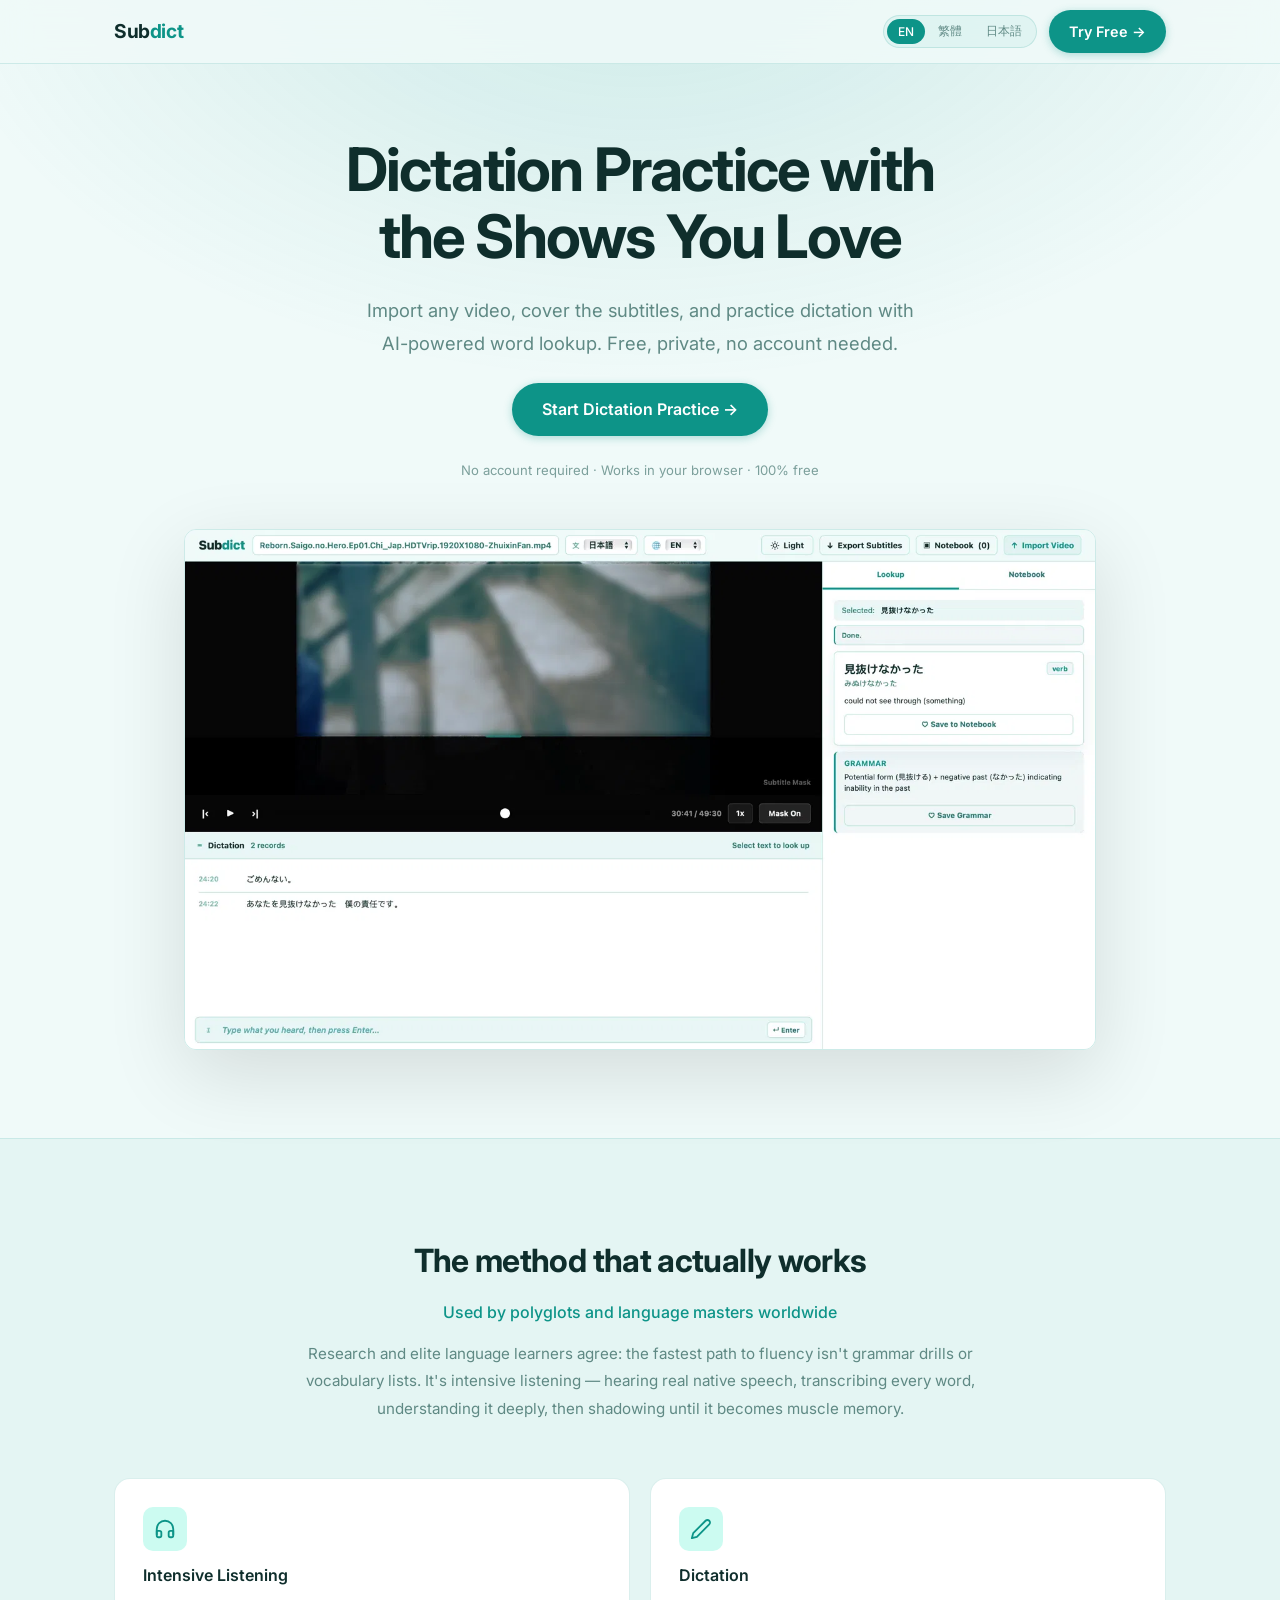
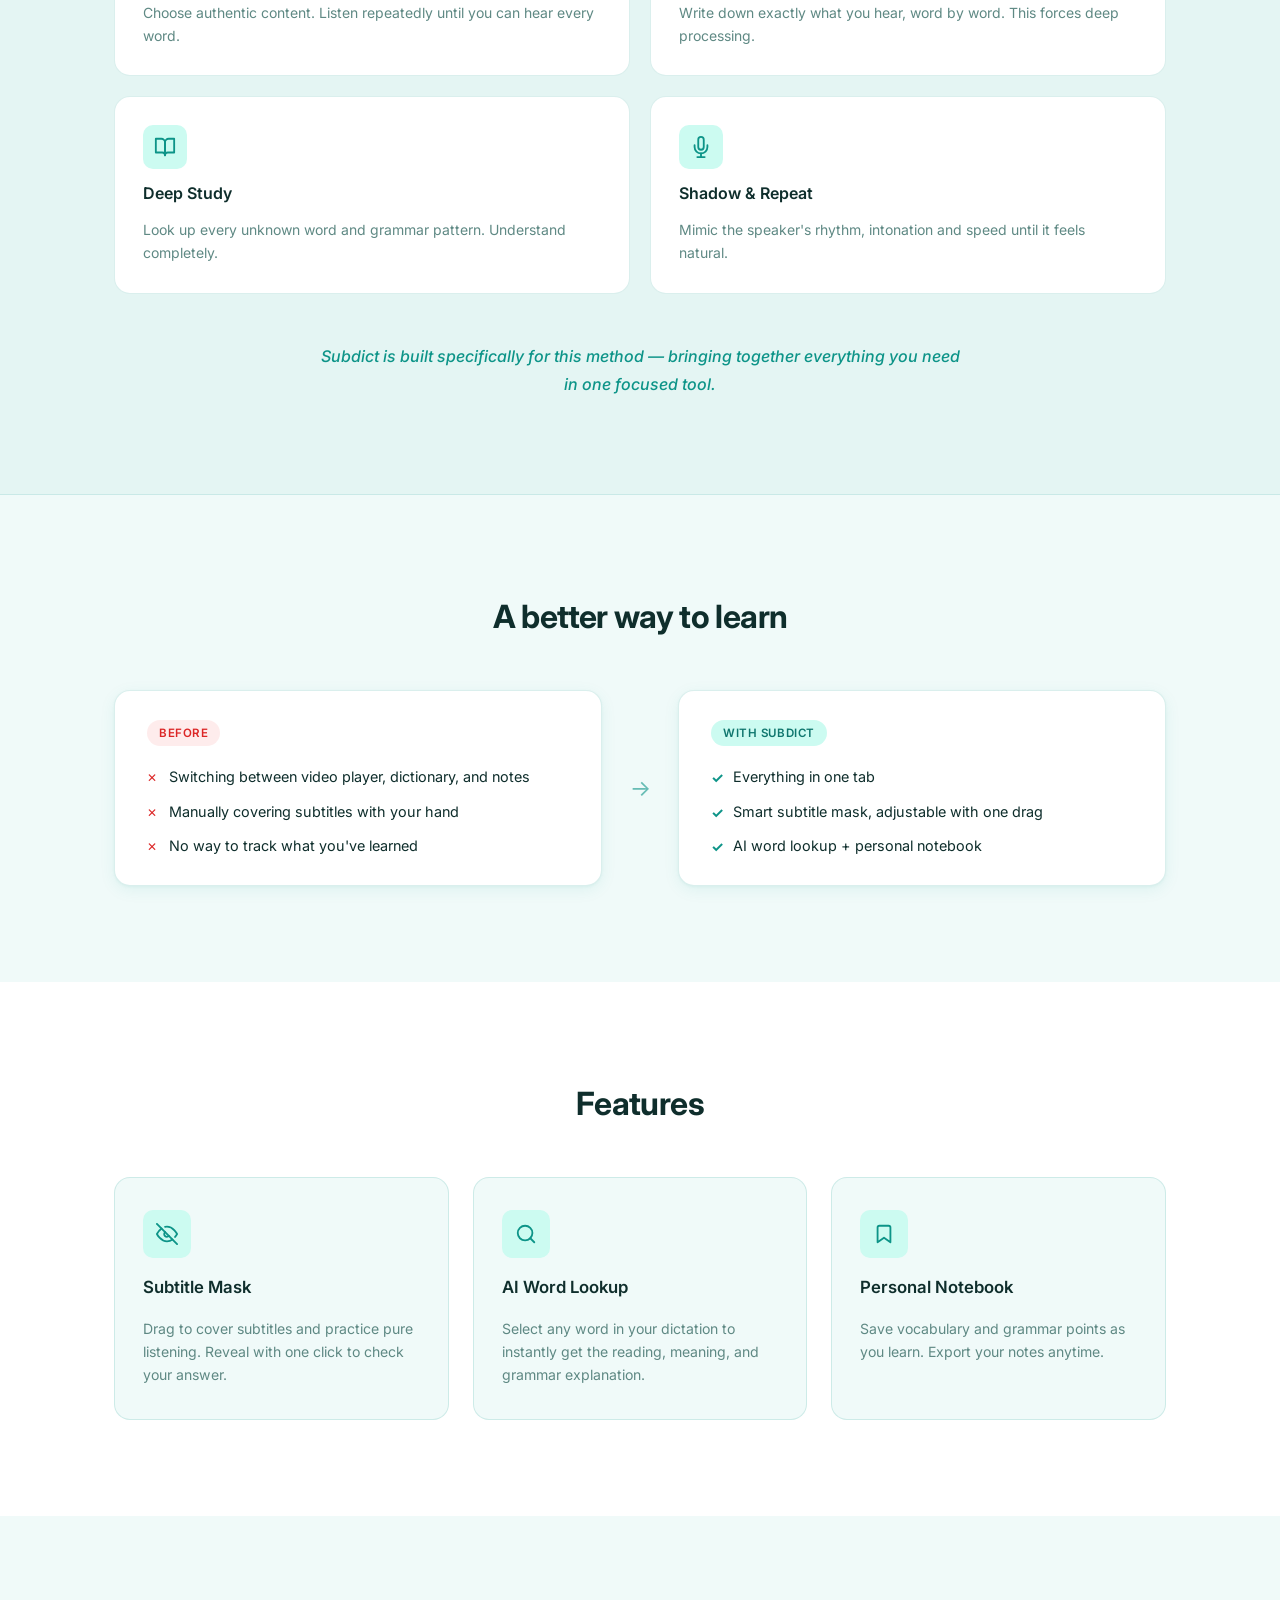
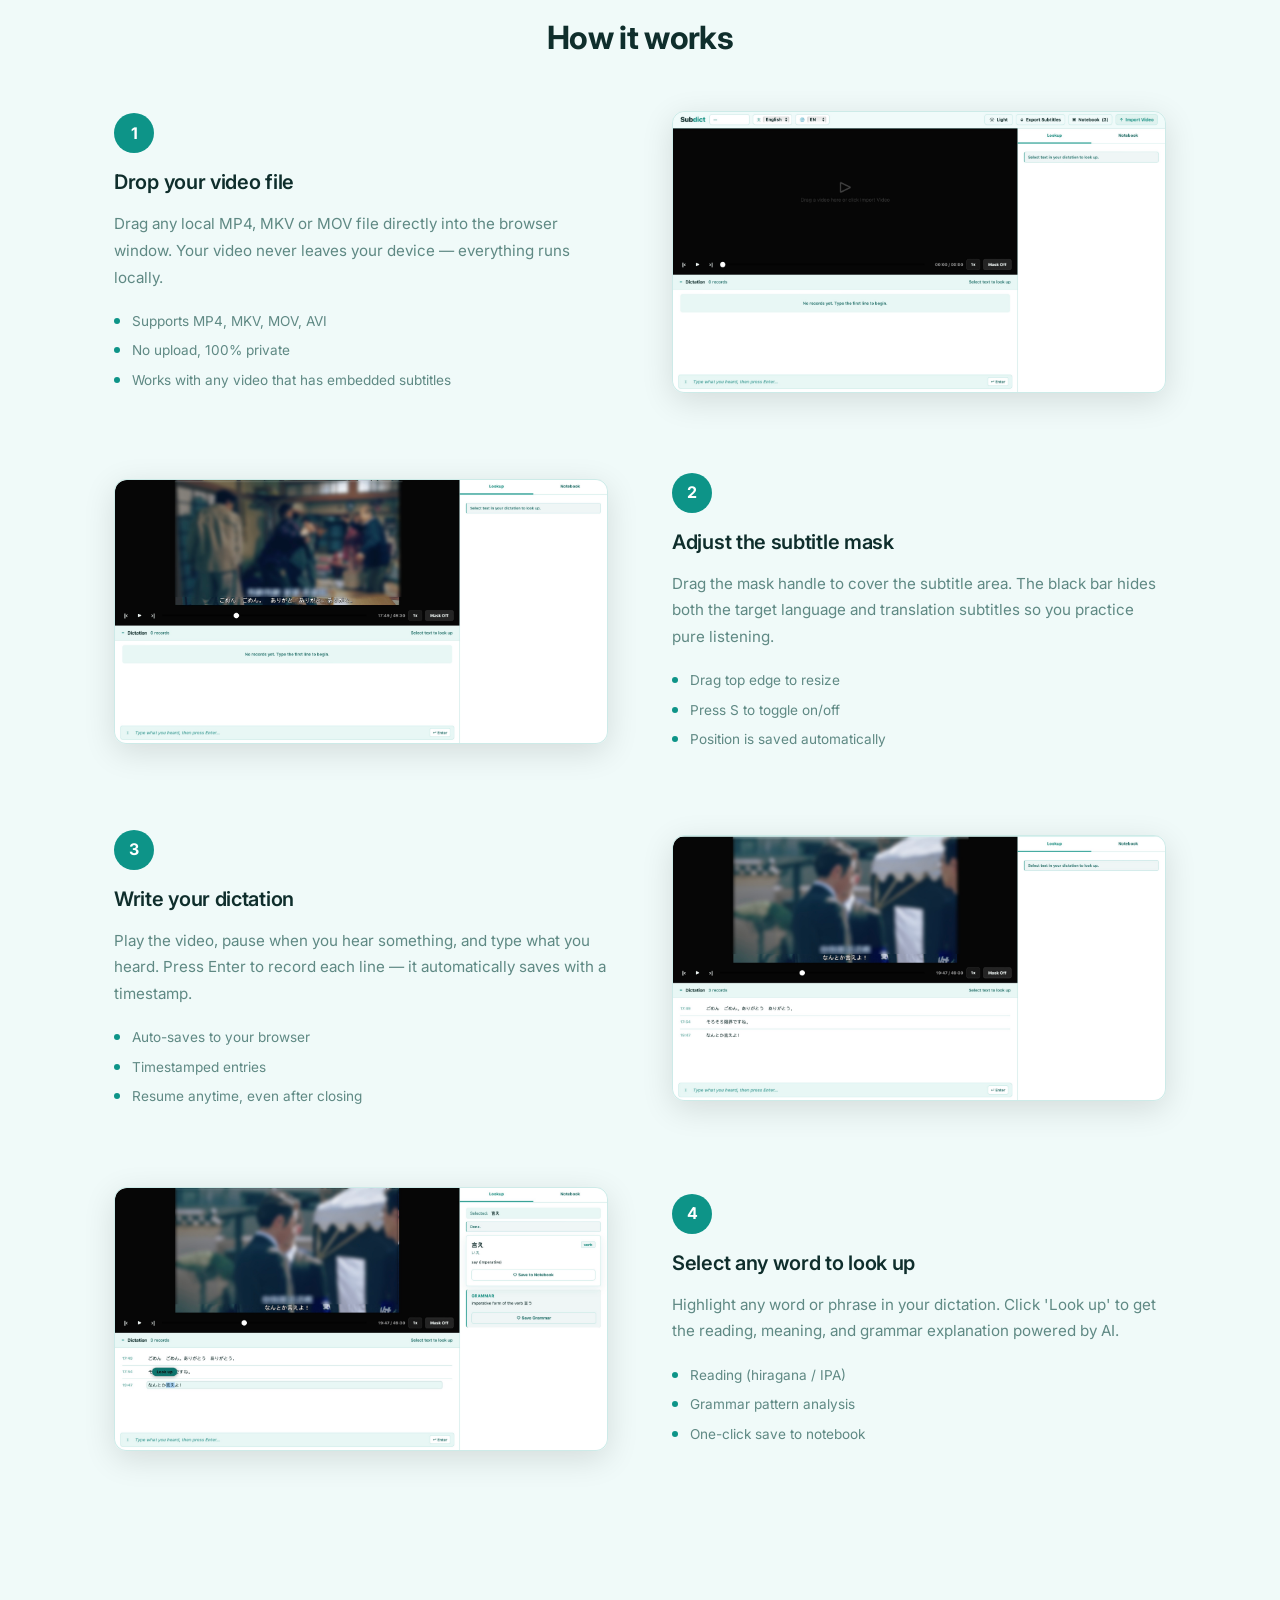
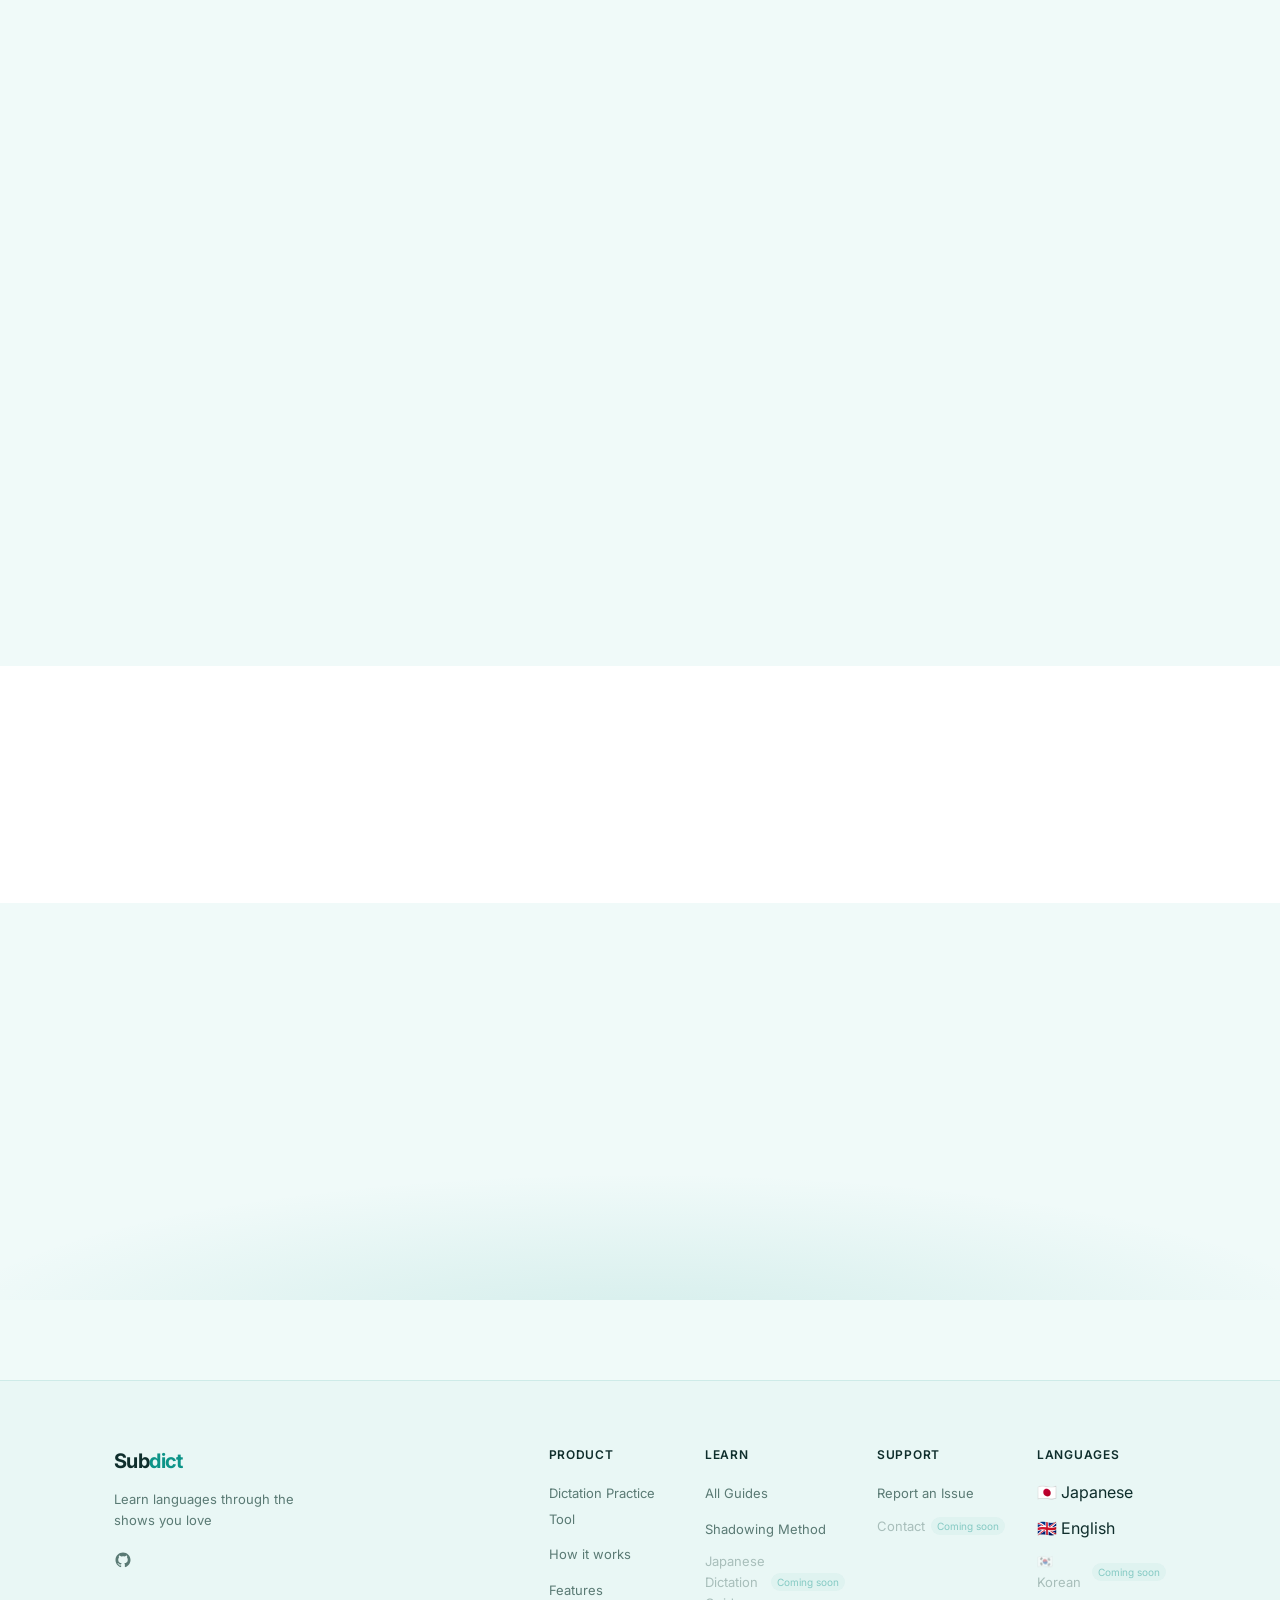
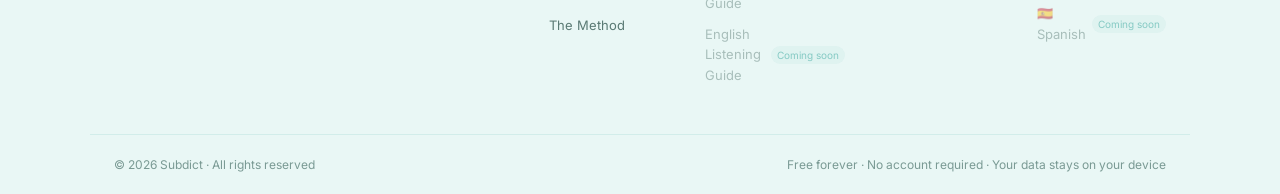
<file: index.html>
<!DOCTYPE html>
<html lang="en">
<head>
  <meta charset="UTF-8" />
  <meta name="viewport" content="width=device-width, initial-scale=1.0" />
  <title>Subdict — Learn languages through the shows you love</title>
  <meta name="description" content="Subdict is a free dictation practice tool for language learners. Import any video, cover subtitles, and practice listening with AI-powered word lookup." />
  <meta property="og:title" content="Subdict — Learn languages through the shows you love" />
  <meta property="og:description" content="Free dictation practice tool. Import any video, cover subtitles, AI word lookup. No account needed." />
  <meta property="og:type" content="website" />
  <meta name="keywords" content="language learning, dictation practice, Japanese learning, subtitle, listening practice, vocabulary" />
  <meta name="theme-color" content="#0d9488" />
  <link rel="icon" type="image/svg+xml" href="dictation-practice/favicon.svg" />
  <link rel="preconnect" href="https://fonts.googleapis.com" />
  <link rel="preconnect" href="https://fonts.gstatic.com" crossorigin />
  <link href="https://fonts.googleapis.com/css2?family=Inter:wght@400;500;600;700&display=swap" rel="stylesheet" />
  <style>
    *, *::before, *::after { box-sizing: border-box; margin: 0; padding: 0; }

    html { scroll-behavior: smooth; }

    :root {
      --primary:       #0d9488;
      --primary-dark:  #0f766e;
      --primary-light: #ccfbf1;
      --bg:            #f0faf9;
      --bg-white:      #ffffff;
      --text:          #0f2e2c;
      --text-muted:    #5f8984;
      --border:        rgba(13, 148, 136, 0.15);
      --shadow:        0 1px 3px rgba(13,148,136,.06), 0 4px 16px rgba(13,148,136,.08);
      --shadow-hover:  0 4px 12px rgba(13,148,136,.12), 0 8px 32px rgba(13,148,136,.10);
      --radius:        16px;
      --radius-sm:     10px;
      --nav-h:         64px;
      --max-w:         1100px;
    }

    body {
      font-family: 'Inter', system-ui, -apple-system, sans-serif;
      background: var(--bg);
      color: var(--text);
      line-height: 1.6;
      -webkit-font-smoothing: antialiased;
    }

    /* ── Nav ─────────────────────────────── */
    .topnav {
      position: fixed;
      top: 0; left: 0; right: 0;
      height: var(--nav-h);
      background: rgba(240, 250, 249, 0.88);
      backdrop-filter: blur(14px);
      -webkit-backdrop-filter: blur(14px);
      border-bottom: 1px solid var(--border);
      z-index: 100;
    }
    .nav-inner {
      max-width: var(--max-w);
      margin: 0 auto;
      padding: 0 24px;
      height: 100%;
      display: flex;
      align-items: center;
      gap: 12px;
    }
    .logo {
      font-size: 1.2rem;
      font-weight: 700;
      color: var(--text);
      text-decoration: none;
      letter-spacing: -0.02em;
      margin-right: auto;
    }
    .logo span { color: var(--primary); }

    .lang-switcher {
      display: flex;
      gap: 2px;
      background: rgba(13,148,136,.06);
      border: 1px solid var(--border);
      border-radius: 999px;
      padding: 3px;
    }
    .lang-btn {
      background: none;
      border: none;
      padding: 4px 11px;
      border-radius: 999px;
      font-size: 0.75rem;
      font-weight: 500;
      color: var(--text-muted);
      cursor: pointer;
      transition: background .15s, color .15s;
      font-family: inherit;
      white-space: nowrap;
    }
    .lang-btn.active,
    .lang-btn:hover { background: var(--primary); color: #fff; }

    /* ── Buttons ─────────────────────────── */
    .btn {
      display: inline-flex;
      align-items: center;
      justify-content: center;
      padding: 10px 20px;
      border-radius: 999px;
      font-weight: 600;
      font-size: .9rem;
      text-decoration: none;
      transition: background .15s, transform .1s, box-shadow .15s;
      cursor: pointer;
      border: none;
      white-space: nowrap;
      font-family: inherit;
    }
    .btn-primary {
      background: var(--primary);
      color: #fff;
      box-shadow: 0 2px 8px rgba(13,148,136,.3);
    }
    .btn-primary:hover {
      background: var(--primary-dark);
      transform: translateY(-1px);
      box-shadow: 0 4px 16px rgba(13,148,136,.4);
    }
    .btn-primary:active { transform: none; }
    .btn-lg { padding: 14px 30px; font-size: 1rem; }

    /* ── Layout ──────────────────────────── */
    .section-inner {
      max-width: var(--max-w);
      margin: 0 auto;
      padding: 0 24px;
    }
    .section-title {
      font-size: clamp(1.5rem, 3vw, 2rem);
      font-weight: 700;
      text-align: center;
      margin-bottom: 48px;
      letter-spacing: -0.02em;
    }

    /* ── Hero ────────────────────────────── */
    .hero {
      min-height: 100vh;
      display: flex;
      flex-direction: column;
      align-items: center;
      justify-content: center;
      padding: calc(var(--nav-h) + 72px) 0 88px;
      background:
        radial-gradient(ellipse 80% 55% at 50% -5%, rgba(13,148,136,.16) 0%, transparent 70%),
        var(--bg);
      text-align: center;
    }
    .hero-inner {
      max-width: 720px;
      width: 100%;
      padding: 0 24px;
      display: flex;
      flex-direction: column;
      align-items: center;
      gap: 24px;
    }
    .hero h1 {
      font-size: clamp(2.1rem, 5.5vw, 3.75rem);
      font-weight: 700;
      line-height: 1.12;
      letter-spacing: -0.03em;
    }
    .hero-sub {
      font-size: clamp(.95rem, 2vw, 1.15rem);
      color: var(--text-muted);
      max-width: 560px;
      line-height: 1.75;
    }
    .hero-note {
      font-size: .82rem;
      color: var(--text-muted);
      opacity: .8;
    }
    .hero-screenshot {
      max-width: 960px;
      margin: 48px auto 0;
      padding: 0 24px;
      width: 100%;
    }
    .hero-screenshot img {
      width: 100%;
      border-radius: 12px;
      box-shadow: 0 24px 80px rgba(0,0,0,0.12);
      border: 1px solid rgba(13,148,136,0.15);
      display: block;
    }

    /* ── Pain vs Solution ────────────────── */
    .better-way { padding: 96px 0; }

    .split {
      display: flex;
      gap: 16px;
      align-items: stretch;
    }
    .split-divider {
      display: flex;
      align-items: center;
      justify-content: center;
      font-size: 1.4rem;
      color: var(--primary);
      flex-shrink: 0;
      width: 44px;
      opacity: .6;
    }
    .split-card {
      flex: 1;
      background: var(--bg-white);
      border-radius: var(--radius);
      padding: 28px 32px;
      box-shadow: var(--shadow);
      border: 1px solid var(--border);
    }
    .split-header { margin-bottom: 20px; }
    .split-badge {
      display: inline-block;
      font-size: .72rem;
      font-weight: 600;
      padding: 4px 12px;
      border-radius: 999px;
      letter-spacing: .05em;
      text-transform: uppercase;
    }
    .before-badge { background: rgba(239,68,68,.1); color: #dc2626; }
    .after-badge  { background: var(--primary-light); color: var(--primary-dark); }

    .split-list {
      list-style: none;
      display: flex;
      flex-direction: column;
      gap: 13px;
    }
    .split-list li {
      font-size: .9rem;
      padding-left: 22px;
      position: relative;
      line-height: 1.5;
      color: var(--text);
    }
    .before-list li::before {
      content: "✕";
      position: absolute;
      left: 0;
      color: #dc2626;
      font-weight: 700;
      font-size: .75rem;
      top: 3px;
    }
    .after-list li::before {
      content: "✓";
      position: absolute;
      left: 0;
      color: var(--primary);
      font-weight: 700;
      top: 1px;
    }

    /* ── Features ────────────────────────── */
    .features {
      padding: 96px 0;
      background: var(--bg-white);
    }
    .feature-grid {
      display: grid;
      grid-template-columns: repeat(3, 1fr);
      gap: 24px;
    }
    .feature-card {
      background: var(--bg);
      border: 1px solid var(--border);
      border-radius: var(--radius);
      padding: 32px 28px;
      display: flex;
      flex-direction: column;
      gap: 16px;
      transition: transform .2s ease, box-shadow .2s ease, opacity .55s ease;
    }
    .feature-card:hover {
      transform: translateY(-4px);
      box-shadow: var(--shadow-hover);
    }
    .feature-icon {
      width: 48px;
      height: 48px;
      background: var(--primary-light);
      border-radius: var(--radius-sm);
      display: flex;
      align-items: center;
      justify-content: center;
      color: var(--primary);
      flex-shrink: 0;
    }
    .feature-card h3 { font-size: 1.05rem; font-weight: 600; }
    .feature-card p  { font-size: .88rem; color: var(--text-muted); line-height: 1.65; }

    /* ── Guide Steps (How it works) ──────── */
    .how-it-works { padding: 96px 0; }

    .guide-steps {
      display: flex;
      flex-direction: column;
      gap: 80px;
    }
    .guide-step {
      display: flex;
      align-items: center;
      gap: 64px;
    }
    .guide-step.guide-reverse { flex-direction: row-reverse; }

    .guide-content {
      flex: 1;
      display: flex;
      flex-direction: column;
      gap: 16px;
    }
    .guide-badge {
      width: 40px;
      height: 40px;
      background: var(--primary);
      color: #fff;
      border-radius: 50%;
      display: flex;
      align-items: center;
      justify-content: center;
      font-size: 1rem;
      font-weight: 700;
      flex-shrink: 0;
    }
    .guide-content h3 {
      font-size: 1.25rem;
      font-weight: 600;
      letter-spacing: -0.015em;
      line-height: 1.3;
    }
    .guide-content > p {
      font-size: .95rem;
      color: var(--text-muted);
      line-height: 1.75;
    }
    .detail-list {
      list-style: none;
      display: flex;
      flex-direction: column;
      gap: 9px;
      margin-top: 4px;
    }
    .detail-list li {
      font-size: .85rem;
      color: var(--text-muted);
      padding-left: 18px;
      position: relative;
      line-height: 1.5;
    }
    .detail-list li::before {
      content: "";
      position: absolute;
      left: 0;
      top: 7px;
      width: 6px;
      height: 6px;
      background: var(--primary);
      border-radius: 50%;
    }
    .guide-visual { flex: 1; }
    .guide-icon-card {
      background: linear-gradient(140deg, var(--primary-light) 0%, rgba(240,250,249,.5) 100%);
      border: 1px solid rgba(13,148,136,.18);
      border-radius: var(--radius);
      aspect-ratio: 4/3;
      display: flex;
      align-items: center;
      justify-content: center;
      box-shadow: var(--shadow);
      color: var(--primary);
      transition: transform .2s, box-shadow .2s;
      position: relative;
      overflow: hidden;
    }
    .guide-icon-card::before {
      content: "";
      position: absolute;
      inset: 0;
      background: radial-gradient(circle at 50% 35%, rgba(13,148,136,.1), transparent 65%);
    }
    .guide-icon-card svg {
      width: 64px;
      height: 64px;
      position: relative;
      z-index: 1;
      opacity: .75;
    }
    .guide-icon-card:hover {
      transform: translateY(-3px);
      box-shadow: var(--shadow-hover);
    }

    /* ── Step Screenshots + Animations ─── */
    .step-visual { flex: 1; min-width: 0; }
    .screenshot-container {
      position: relative;
      border-radius: 12px;
      overflow: hidden;
      box-shadow: 0 8px 32px rgba(0,0,0,0.12);
      border: 1px solid rgba(13,148,136,0.15);
    }
    .screenshot-container img { width: 100%; display: block; border-radius: 12px; }
    .anim-overlay {
      position: absolute;
      inset: 0;
      pointer-events: none;
      border-radius: 12px;
      overflow: hidden;
    }
    .anim-cursor {
      position: absolute;
      width: 20px;
      height: 20px;
      --cursor-scale: 1;
      transform: translate(-4px, -2px) scale(var(--cursor-scale));
      transform-origin: 4px 2px;
      opacity: 0;
      pointer-events: none;
      transition: opacity 0.3s;
      filter: drop-shadow(0 2px 4px rgba(0,0,0,0.5));
    }
    .anim-cursor svg { width: 20px; height: 20px; }
    .anim-file-chip {
      position: absolute;
      background: white;
      border: 1px solid rgba(13,148,136,0.4);
      border-radius: 6px;
      padding: 3px 8px;
      font-size: 11px;
      color: #0d9488;
      font-weight: 500;
      box-shadow: 0 2px 8px rgba(0,0,0,0.15);
      white-space: nowrap;
      display: flex;
      align-items: center;
      gap: 4px;
      opacity: 0;
      pointer-events: none;
    }
    .anim-highlight {
      position: absolute;
      border: 2px solid #0d9488;
      border-radius: 6px;
      background: rgba(13,148,136,0.08);
      opacity: 0;
      transition: opacity 0.3s;
      pointer-events: none;
    }
    @keyframes blink { 0%, 50% { opacity: 1; } 51%, 100% { opacity: 0; } }
    .anim-word-hl {
      position: absolute;
      background: rgba(13,148,136,0.25);
      border-radius: 3px;
      opacity: 0;
      transition: opacity 0.2s;
      pointer-events: none;
    }

    /* ── Method Section ─────────────────── */
    .method-section {
      padding: 96px 0;
      background: rgba(13,148,136,0.05);
      border-top: 1px solid rgba(13,148,136,0.12);
      border-bottom: 1px solid rgba(13,148,136,0.12);
    }
    .method-header {
      text-align: center;
      max-width: 720px;
      margin: 0 auto 56px;
      display: flex;
      flex-direction: column;
      gap: 14px;
    }
    .method-header h2 {
      font-size: clamp(1.5rem, 3vw, 2rem);
      font-weight: 700;
      letter-spacing: -0.02em;
    }
    .method-sub {
      font-size: 1rem;
      color: var(--primary);
      font-weight: 500;
    }
    .method-body {
      font-size: .95rem;
      color: var(--text-muted);
      line-height: 1.8;
    }
    .method-grid {
      display: grid;
      grid-template-columns: repeat(2, 1fr);
      gap: 20px;
      margin-bottom: 48px;
    }
    .method-step {
      background: var(--bg-white);
      border: 1px solid var(--border);
      border-radius: var(--radius);
      padding: 28px;
      display: flex;
      flex-direction: column;
      gap: 12px;
      transition: transform .2s, box-shadow .2s, opacity .55s ease;
    }
    .method-step:hover {
      transform: translateY(-3px);
      box-shadow: var(--shadow-hover);
    }
    .method-icon {
      width: 44px;
      height: 44px;
      background: var(--primary-light);
      border-radius: var(--radius-sm);
      display: flex;
      align-items: center;
      justify-content: center;
      color: var(--primary);
      flex-shrink: 0;
    }
    .method-step h3 { font-size: 1rem; font-weight: 600; }
    .method-step p  { font-size: .875rem; color: var(--text-muted); line-height: 1.65; }
    .method-closing {
      text-align: center;
      font-style: italic;
      color: var(--primary);
      font-size: 1rem;
      max-width: 640px;
      margin: 0 auto;
      line-height: 1.75;
      font-weight: 500;
    }

    /* ── Languages ───────────────────────── */
    .languages {
      padding: 72px 0;
      background: var(--bg-white);
      text-align: center;
    }
    .languages .section-inner {
      display: flex;
      flex-direction: column;
      align-items: center;
      gap: 20px;
    }
    .languages .section-title {
      margin-bottom: 0;
      font-size: 1.1rem;
      font-weight: 500;
      color: var(--text-muted);
    }
    .lang-badges { display: flex; gap: 12px; flex-wrap: wrap; justify-content: center; }
    .lang-badge {
      background: var(--primary-light);
      color: var(--primary-dark);
      border: 1px solid rgba(13,148,136,.2);
      border-radius: 999px;
      padding: 9px 22px;
      font-size: .95rem;
      font-weight: 500;
    }

    /* ── Final CTA ───────────────────────── */
    .final-cta {
      padding: 104px 0;
      text-align: center;
      background: radial-gradient(ellipse 80% 60% at 50% 110%, rgba(13,148,136,.13) 0%, transparent 70%);
    }
    .final-cta .section-inner {
      display: flex;
      flex-direction: column;
      align-items: center;
      gap: 24px;
    }
    .final-cta h2 {
      font-size: clamp(1.75rem, 4vw, 2.6rem);
      font-weight: 700;
      letter-spacing: -0.025em;
    }
    .final-note { font-size: .83rem; color: var(--text-muted); }

    /* ── Footer ──────────────────────────── */
    .site-footer {
      background: rgba(13,148,136,0.03);
      border-top: 1px solid rgba(13,148,136,0.12);
      padding: 64px 0 0;
      margin-top: 80px;
    }
    .footer-main {
      max-width: 1100px;
      margin: 0 auto;
      padding: 0 24px;
      display: grid;
      grid-template-columns: 1.5fr 2.5fr;
      gap: 64px;
    }
    .footer-logo {
      font-size: 20px;
      font-weight: 700;
      color: #0f2e2c;
      text-decoration: none;
      letter-spacing: -0.03em;
      display: inline-block;
      margin-bottom: 12px;
    }
    .footer-logo span { color: #0d9488; }
    .footer-tagline { font-size: 13px; color: #5a7a74; line-height: 1.6; max-width: 220px; margin-bottom: 20px; }
    .footer-social { display: flex; gap: 12px; }
    .footer-social a { color: #5a7a74; transition: color 0.15s; display: flex; align-items: center; }
    .footer-social a:hover { color: #0d9488; }
    .footer-links { display: grid; grid-template-columns: repeat(4, 1fr); gap: 32px; }
    .footer-col h4 {
      font-size: 12px;
      font-weight: 600;
      color: #0f2e2c;
      text-transform: uppercase;
      letter-spacing: 0.06em;
      margin-bottom: 16px;
    }
    .footer-col ul { list-style: none; padding: 0; margin: 0; display: flex; flex-direction: column; gap: 10px; }
    .footer-col ul li a { font-size: 13px; color: #5a7a74; text-decoration: none; transition: color 0.15s; line-height: 1.4; }
    .footer-col ul li a:hover { color: #0d9488; }
    .footer-col ul li.coming-soon {
      font-size: 13px;
      color: #5a7a74;
      opacity: 0.45;
      cursor: default;
      display: flex;
      align-items: center;
      gap: 6px;
    }
    .footer-col ul li.coming-soon em {
      font-style: normal;
      font-size: 10px;
      background: rgba(13,148,136,0.1);
      color: #0d9488;
      padding: 1px 6px;
      border-radius: 10px;
      white-space: nowrap;
    }
    .footer-bottom {
      max-width: 1100px;
      margin: 48px auto 0;
      padding: 20px 24px;
      border-top: 1px solid rgba(13,148,136,0.1);
      display: flex;
      justify-content: space-between;
      align-items: center;
      flex-wrap: wrap;
      gap: 8px;
    }
    .footer-copy { font-size: 12px; color: #7a9a94; }
    .footer-note { font-size: 12px; color: #7a9a94; }

    /* ── Animations ──────────────────────── */
    .fade-up {
      opacity: 0;
      transform: translateY(22px);
      transition: opacity .55s ease, transform .55s ease;
    }
    .fade-up.visible { opacity: 1; transform: none; }

    /* ── Responsive ──────────────────────── */
    @media (max-width: 860px) {
      .feature-grid { grid-template-columns: 1fr; }

      .guide-step,
      .guide-step.guide-reverse {
        flex-direction: column;
        gap: 32px;
      }
      .guide-visual,
      .step-visual { width: 100%; max-width: 440px; align-self: center; }
      .guide-steps  { gap: 56px; }
    }
    @media (max-width: 700px) {
      .nav-cta { display: none; }

      .split { flex-direction: column; }
      .split-divider { width: 100%; height: 32px; transform: rotate(90deg); margin: -4px 0; }

      .method-grid { grid-template-columns: 1fr; }
    }
    @media (max-width: 768px) {
      .footer-main { grid-template-columns: 1fr; gap: 40px; }
      .footer-links { grid-template-columns: repeat(2, 1fr); }
      .footer-bottom { flex-direction: column; align-items: flex-start; }
    }
    @media (max-width: 480px) {
      .footer-links { grid-template-columns: 1fr; }
    }
  </style>
</head>
<body>

  <!-- ── Nav ────────────────────────────── -->
  <nav class="topnav">
    <div class="nav-inner">
      <a class="logo" href="#" aria-label="Subdict home">Sub<span>dict</span></a>
      <div class="lang-switcher" role="group" aria-label="Language">
        <button class="lang-btn" data-lang="en" aria-pressed="false">EN</button>
        <button class="lang-btn" data-lang="zh-TW" aria-pressed="false">繁體</button>
        <button class="lang-btn" data-lang="ja" aria-pressed="false">日本語</button>
      </div>
      <a class="btn btn-primary nav-cta" href="./dictation-practice/" data-i18n="navCta">Try Free →</a>
    </div>
  </nav>

  <main>

    <!-- ── Hero ───────────────────────────── -->
    <section class="hero" aria-label="Hero">
      <div class="hero-inner fade-up">
        <h1 data-i18n="heroHeadline">Dictation Practice with the Shows You Love</h1>
        <p class="hero-sub" data-i18n="heroSub">Import any video, cover the subtitles, and practice dictation with AI-powered word lookup. Free, private, no account needed.</p>
        <a class="btn btn-primary btn-lg" href="./dictation-practice/" data-i18n="heroCta">Start Dictation Practice →</a>
        <p class="hero-note" data-i18n="heroNote">No account required · Works in your browser · 100% free</p>
      </div>
      <div class="hero-screenshot fade-up">
        <img src="screenshot.png"
             alt="Subdict interface showing subtitle mask, dictation records and AI word lookup"
             loading="lazy" />
      </div>
    </section>

    <!-- ── Method Section ────────────────── -->
    <section class="method-section" id="method" aria-labelledby="method-title">
      <div class="section-inner">
        <div class="method-header fade-up">
          <h2 id="method-title" data-i18n="methodTitle">The method that actually works</h2>
          <p class="method-sub" data-i18n="methodSub">Used by polyglots and language masters worldwide</p>
          <p class="method-body" data-i18n="methodBody">Research and elite language learners agree: the fastest path to fluency isn't grammar drills or vocabulary lists. It's intensive listening — hearing real native speech, transcribing every word, understanding it deeply, then shadowing until it becomes muscle memory.</p>
        </div>
        <div class="method-grid">
          <div class="method-step fade-up">
            <div class="method-icon">
              <svg width="22" height="22" viewBox="0 0 24 24" fill="none" stroke="currentColor" stroke-width="2" stroke-linecap="round" stroke-linejoin="round" aria-hidden="true">
                <path d="M3 18v-6a9 9 0 0 1 18 0v6"/>
                <path d="M21 19a2 2 0 0 1-2 2h-1a2 2 0 0 1-2-2v-3a2 2 0 0 1 2-2h3zM3 19a2 2 0 0 0 2 2h1a2 2 0 0 0 2-2v-3a2 2 0 0 0-2-2H3z"/>
              </svg>
            </div>
            <h3 data-i18n="method1Title">Intensive Listening</h3>
            <p data-i18n="method1Desc">Choose authentic content. Listen repeatedly until you can hear every word.</p>
          </div>
          <div class="method-step fade-up">
            <div class="method-icon">
              <svg width="22" height="22" viewBox="0 0 24 24" fill="none" stroke="currentColor" stroke-width="2" stroke-linecap="round" stroke-linejoin="round" aria-hidden="true">
                <path d="M17 3a2.828 2.828 0 1 1 4 4L7.5 20.5 2 22l1.5-5.5L17 3z"/>
              </svg>
            </div>
            <h3 data-i18n="method2Title">Dictation</h3>
            <p data-i18n="method2Desc">Write down exactly what you hear, word by word. This forces deep processing.</p>
          </div>
          <div class="method-step fade-up">
            <div class="method-icon">
              <svg width="22" height="22" viewBox="0 0 24 24" fill="none" stroke="currentColor" stroke-width="2" stroke-linecap="round" stroke-linejoin="round" aria-hidden="true">
                <path d="M2 3h6a4 4 0 0 1 4 4v14a3 3 0 0 0-3-3H2z"/>
                <path d="M22 3h-6a4 4 0 0 0-4 4v14a3 3 0 0 1 3-3h7z"/>
              </svg>
            </div>
            <h3 data-i18n="method3Title">Deep Study</h3>
            <p data-i18n="method3Desc">Look up every unknown word and grammar pattern. Understand completely.</p>
          </div>
          <div class="method-step fade-up">
            <div class="method-icon">
              <svg width="22" height="22" viewBox="0 0 24 24" fill="none" stroke="currentColor" stroke-width="2" stroke-linecap="round" stroke-linejoin="round" aria-hidden="true">
                <path d="M12 1a3 3 0 0 0-3 3v8a3 3 0 0 0 6 0V4a3 3 0 0 0-3-3z"/>
                <path d="M19 10v2a7 7 0 0 1-14 0v-2"/>
                <line x1="12" y1="19" x2="12" y2="23"/>
                <line x1="8" y1="23" x2="16" y2="23"/>
              </svg>
            </div>
            <h3 data-i18n="method4Title">Shadow &amp; Repeat</h3>
            <p data-i18n="method4Desc">Mimic the speaker's rhythm, intonation and speed until it feels natural.</p>
          </div>
        </div>
        <p class="method-closing fade-up" data-i18n="methodClosing">Subdict is built specifically for this method — bringing together everything you need in one focused tool.</p>
      </div>
    </section>

    <!-- ── Pain vs Solution ───────────────── -->
    <section class="better-way" aria-labelledby="better-way-title">
      <div class="section-inner">
        <h2 id="better-way-title" class="section-title fade-up" data-i18n="painTitle">A better way to learn</h2>
        <div class="split fade-up">
          <div class="split-card split-before">
            <div class="split-header">
              <span class="split-badge before-badge" data-i18n="beforeLabel">Before</span>
            </div>
            <ul class="split-list before-list">
              <li data-i18n="beforeItem0">Switching between video player, dictionary, and notes</li>
              <li data-i18n="beforeItem1">Manually covering subtitles with your hand</li>
              <li data-i18n="beforeItem2">No way to track what you've learned</li>
            </ul>
          </div>
          <div class="split-divider" aria-hidden="true">→</div>
          <div class="split-card split-after">
            <div class="split-header">
              <span class="split-badge after-badge" data-i18n="afterLabel">With Subdict</span>
            </div>
            <ul class="split-list after-list">
              <li data-i18n="afterItem0">Everything in one tab</li>
              <li data-i18n="afterItem1">Smart subtitle mask, adjustable with one drag</li>
              <li data-i18n="afterItem2">AI word lookup + personal notebook</li>
            </ul>
          </div>
        </div>
      </div>
    </section>

    <!-- ── Features ───────────────────────── -->
    <section class="features" id="features" aria-labelledby="features-title">
      <div class="section-inner">
        <h2 id="features-title" class="section-title fade-up" data-i18n="featuresTitle">Features</h2>
        <div class="feature-grid">

          <article class="feature-card fade-up">
            <div class="feature-icon">
              <svg width="22" height="22" viewBox="0 0 24 24" fill="none" stroke="currentColor" stroke-width="2" stroke-linecap="round" stroke-linejoin="round" aria-hidden="true">
                <path d="M17.94 17.94A10.07 10.07 0 0 1 12 20c-7 0-11-8-11-8a18.45 18.45 0 0 1 5.06-5.94M9.9 4.24A9.12 9.12 0 0 1 12 4c7 0 11 8 11 8a18.5 18.5 0 0 1-2.16 3.19m-6.72-1.07a3 3 0 1 1-4.24-4.24"/>
                <line x1="1" y1="1" x2="23" y2="23"/>
              </svg>
            </div>
            <h3 data-i18n="feature1Title">Subtitle Mask</h3>
            <p data-i18n="feature1Desc">Drag to cover subtitles and practice pure listening. Reveal with one click to check your answer.</p>
          </article>

          <article class="feature-card fade-up">
            <div class="feature-icon">
              <svg width="22" height="22" viewBox="0 0 24 24" fill="none" stroke="currentColor" stroke-width="2" stroke-linecap="round" stroke-linejoin="round" aria-hidden="true">
                <circle cx="11" cy="11" r="8"/>
                <line x1="21" y1="21" x2="16.65" y2="16.65"/>
              </svg>
            </div>
            <h3 data-i18n="feature2Title">AI Word Lookup</h3>
            <p data-i18n="feature2Desc">Select any word in your dictation to instantly get the reading, meaning, and grammar explanation.</p>
          </article>

          <article class="feature-card fade-up">
            <div class="feature-icon">
              <svg width="22" height="22" viewBox="0 0 24 24" fill="none" stroke="currentColor" stroke-width="2" stroke-linecap="round" stroke-linejoin="round" aria-hidden="true">
                <path d="M19 21l-7-5-7 5V5a2 2 0 0 1 2-2h10a2 2 0 0 1 2 2z"/>
              </svg>
            </div>
            <h3 data-i18n="feature3Title">Personal Notebook</h3>
            <p data-i18n="feature3Desc">Save vocabulary and grammar points as you learn. Export your notes anytime.</p>
          </article>

        </div>
      </div>
    </section>

    <!-- ── How it works ───────────────────── -->
    <section class="how-it-works" id="how-it-works" aria-labelledby="how-title">
      <div class="section-inner">
        <h2 id="how-title" class="section-title fade-up" data-i18n="howTitle">How it works</h2>
        <div class="guide-steps">

          <!-- Step 1 -->
          <div class="guide-step fade-up">
            <div class="guide-content">
              <div class="guide-badge">1</div>
              <h3 data-i18n="step1Title">Drop your video file</h3>
              <p data-i18n="step1Desc">Drag any local MP4, MKV or MOV file directly into the browser window. Your video never leaves your device — everything runs locally.</p>
              <ul class="detail-list">
                <li data-i18n="step1d0">Supports MP4, MKV, MOV, AVI</li>
                <li data-i18n="step1d1">No upload, 100% private</li>
                <li data-i18n="step1d2">Works with any video that has embedded subtitles</li>
              </ul>
            </div>
            <div class="step-visual">
              <div class="screenshot-container">
                <img src="images/steps/step1.jpg" alt="Subdict empty interface with Import Video button" loading="lazy">
                <div class="anim-overlay" id="anim-1">
                  <div class="anim-cursor" id="cur-1"></div>
                  <div class="anim-highlight" id="hl-1" style="top:1%;right:1%;width:16%;height:7%;"></div>
                </div>
              </div>
            </div>
          </div>

          <!-- Step 2 (reversed) -->
          <div class="guide-step guide-reverse fade-up">
            <div class="guide-content">
              <div class="guide-badge">2</div>
              <h3 data-i18n="step2Title">Adjust the subtitle mask</h3>
              <p data-i18n="step2Desc">Drag the mask handle to cover the subtitle area. The black bar hides both the target language and translation subtitles so you practice pure listening.</p>
              <ul class="detail-list">
                <li data-i18n="step2d0">Drag top edge to resize</li>
                <li data-i18n="step2d1">Press S to toggle on/off</li>
                <li data-i18n="step2d2">Position is saved automatically</li>
              </ul>
            </div>
            <div class="step-visual">
              <div class="screenshot-container">
                <img src="images/steps/step2.jpg" alt="Subdict video with subtitle mask covering subtitles" loading="lazy">
                <div class="anim-overlay" id="anim-2">
                  <div class="anim-cursor" id="cur-2"></div>
                  <div class="anim-highlight" id="hl-2" style="bottom:42%;left:0%;width:70%;height:2%;border-radius:2px;"></div>
                </div>
              </div>
            </div>
          </div>

          <!-- Step 3 -->
          <div class="guide-step fade-up">
            <div class="guide-content">
              <div class="guide-badge">3</div>
              <h3 data-i18n="step3Title">Write your dictation</h3>
              <p data-i18n="step3Desc">Play the video, pause when you hear something, and type what you heard. Press Enter to record each line — it automatically saves with a timestamp.</p>
              <ul class="detail-list">
                <li data-i18n="step3d0">Auto-saves to your browser</li>
                <li data-i18n="step3d1">Timestamped entries</li>
                <li data-i18n="step3d2">Resume anytime, even after closing</li>
              </ul>
            </div>
            <div class="step-visual">
              <div class="screenshot-container">
                <img src="images/steps/step3.jpg" alt="Subdict dictation panel with three timestamped records" loading="lazy">
                <div class="anim-overlay" id="anim-3">
                  <div class="anim-cursor" id="cur-3"></div>
                  <div class="anim-highlight" id="hl-3" style="bottom:1%;left:1%;width:82%;height:7%;"></div>
                </div>
              </div>
            </div>
          </div>

          <!-- Step 4 (reversed) -->
          <div class="guide-step guide-reverse fade-up">
            <div class="guide-content">
              <div class="guide-badge">4</div>
              <h3 data-i18n="step4Title">Select any word to look up</h3>
              <p data-i18n="step4Desc">Highlight any word or phrase in your dictation. Click 'Look up' to get the reading, meaning, and grammar explanation powered by AI.</p>
              <ul class="detail-list">
                <li data-i18n="step4d0">Reading (hiragana / IPA)</li>
                <li data-i18n="step4d1">Grammar pattern analysis</li>
                <li data-i18n="step4d2">One-click save to notebook</li>
              </ul>
            </div>
            <div class="step-visual">
              <div class="screenshot-container">
                <img src="images/steps/step4.jpg" alt="Subdict word lookup panel showing reading and meaning" loading="lazy">
                <div class="anim-overlay" id="anim-4">
                  <div class="anim-cursor" id="cur-4"></div>
                  <div class="anim-highlight" id="hl-4a" style="top:62%;left:3%;width:55%;height:5%;"></div>
                  <div class="anim-highlight" id="hl-4b" style="top:10%;right:1%;width:47%;height:60%;border-color:rgba(13,148,136,0.4);"></div>
                </div>
              </div>
            </div>
          </div>

          <!-- Step 5 -->
          <div class="guide-step fade-up">
            <div class="guide-content">
              <div class="guide-badge">5</div>
              <h3 data-i18n="step5Title">Save and export your learning</h3>
              <p data-i18n="step5Desc">Save vocabulary and grammar points to your personal notebook as you learn. Export everything as a text file to review later.</p>
              <ul class="detail-list">
                <li data-i18n="step5d0">Save words and grammar separately</li>
                <li data-i18n="step5d1">Export dictation transcript (.txt)</li>
                <li data-i18n="step5d2">Export full notebook (.txt)</li>
              </ul>
            </div>
            <div class="step-visual">
              <div class="screenshot-container">
                <img src="images/steps/step5.jpg" alt="Subdict notebook tab showing a saved word entry" loading="lazy">
                <div class="anim-overlay" id="anim-5">
                  <div class="anim-cursor" id="cur-5"></div>
                  <div class="anim-highlight" id="hl-5a" style="top:8%;right:1%;width:44%;height:16%;"></div>
                  <div class="anim-highlight" id="hl-5b" style="bottom:3%;right:2%;width:20%;height:7%;"></div>
                </div>
              </div>
            </div>
          </div>

          <!-- Step 6 (reversed) -->
          <div class="guide-step guide-reverse fade-up">
            <div class="guide-content">
              <div class="guide-badge">6</div>
              <h3 data-i18n="step6Title">Shadow the native speaker</h3>
              <p data-i18n="step6Desc">Play the video again and read your dictation aloud in sync with the speaker. Match their rhythm, speed and intonation. This is where language becomes muscle memory.</p>
              <ul class="detail-list">
                <li data-i18n="step6d0">Read aloud with the video playing</li>
                <li data-i18n="step6d1">Match the speaker's natural rhythm</li>
                <li data-i18n="step6d2">Repeat until it feels effortless</li>
              </ul>
            </div>
            <div class="step-visual">
              <div class="screenshot-container">
                <img src="images/steps/step6.jpg" alt="Subdict with four dictation records ready for shadowing" loading="lazy">
                <div class="anim-overlay" id="anim-6">
                  <div class="anim-highlight" id="hl-6a" style="top:54%;left:2%;width:63%;height:6%;"></div>
                  <div class="anim-highlight" id="hl-6b" style="top:61%;left:2%;width:63%;height:6%;"></div>
                  <div class="anim-highlight" id="hl-6c" style="top:68%;left:2%;width:63%;height:6%;"></div>
                  <div class="anim-highlight" id="hl-6d" style="top:75%;left:2%;width:63%;height:6%;"></div>
                </div>
              </div>
            </div>
          </div>

        </div>
      </div>
    </section>

    <!-- ── Supported Languages ────────────── -->
    <section class="languages" aria-label="Supported languages">
      <div class="section-inner">
        <p class="section-title fade-up" data-i18n="langsTitle">Currently supporting Japanese and English learning</p>
        <div class="lang-badges fade-up">
          <span class="lang-badge" data-i18n="langJa">🇯🇵 Japanese</span>
          <span class="lang-badge" data-i18n="langEn">🇬🇧 English</span>
        </div>
      </div>
    </section>

    <!-- ── Final CTA ──────────────────────── -->
    <section class="final-cta" aria-label="Get started">
      <div class="section-inner fade-up">
        <h2 data-i18n="finalCtaTitle">Ready to level up your listening?</h2>
        <a class="btn btn-primary btn-lg" href="./dictation-practice/" data-i18n="finalCtaBtn">Try Subdict Free →</a>
        <p class="final-note" data-i18n="finalNote">Free forever · No signup · Your data stays on your device</p>
      </div>
    </section>

  </main>

  <!-- ── Footer ─────────────────────────── -->
  <footer class="site-footer">
    <div class="footer-main">
      <div class="footer-brand">
        <a href="./" class="footer-logo">Sub<span>dict</span></a>
        <p class="footer-tagline" data-i18n="footerTagline"></p>
        <div class="footer-social">
          <a href="https://github.com/MindyLeung/subdict" target="_blank" rel="noopener" aria-label="GitHub">
            <svg viewBox="0 0 24 24" fill="currentColor" width="18" height="18"><path d="M12 2C6.477 2 2 6.477 2 12c0 4.42 2.865 8.17 6.839 9.49.5.092.682-.217.682-.482 0-.237-.008-.866-.013-1.7-2.782.604-3.369-1.34-3.369-1.34-.454-1.156-1.11-1.464-1.11-1.464-.908-.62.069-.608.069-.608 1.003.07 1.531 1.03 1.531 1.03.892 1.529 2.341 1.087 2.91.832.092-.647.35-1.088.636-1.338-2.22-.253-4.555-1.11-4.555-4.943 0-1.091.39-1.984 1.029-2.683-.103-.253-.446-1.27.098-2.647 0 0 .84-.269 2.75 1.025A9.578 9.578 0 0 1 12 6.836c.85.004 1.705.114 2.504.336 1.909-1.294 2.747-1.025 2.747-1.025.546 1.377.203 2.394.1 2.647.64.699 1.028 1.592 1.028 2.683 0 3.842-2.339 4.687-4.566 4.935.359.309.678.919.678 1.852 0 1.336-.012 2.415-.012 2.741 0 .267.18.578.688.48C19.138 20.167 22 16.418 22 12c0-5.523-4.477-10-10-10z"/></svg>
          </a>
        </div>
      </div>
      <div class="footer-links">
        <div class="footer-col">
          <h4 data-i18n="footerProduct"></h4>
          <ul>
            <li><a href="./dictation-practice/" data-i18n="footerTool"></a></li>
            <li><a href="./#how-it-works" data-i18n="footerHowItWorks"></a></li>
            <li><a href="./#features" data-i18n="footerFeatures"></a></li>
            <li><a href="./#method" data-i18n="footerMethod"></a></li>
          </ul>
        </div>
        <div class="footer-col">
          <h4 data-i18n="footerLearn"></h4>
          <ul>
            <li><a href="./guide/" data-i18n="footerGuide"></a></li>
            <li><a href="./guide/shadowing-method/" data-i18n="footerShadowing"></a></li>
            <li class="coming-soon"><span data-i18n="footerJapanese"></span> <em data-i18n="comingSoon"></em></li>
            <li class="coming-soon"><span data-i18n="footerEnglish"></span> <em data-i18n="comingSoon"></em></li>
          </ul>
        </div>
        <div class="footer-col">
          <h4 data-i18n="footerSupport"></h4>
          <ul>
            <li><a href="https://github.com/MindyLeung/subdict/issues" target="_blank" rel="noopener" data-i18n="footerIssues"></a></li>
            <li class="coming-soon"><span data-i18n="footerContact"></span> <em data-i18n="comingSoon"></em></li>
          </ul>
        </div>
        <div class="footer-col">
          <h4 data-i18n="footerLanguages"></h4>
          <ul>
            <li>🇯🇵 Japanese</li>
            <li>🇬🇧 English</li>
            <li class="coming-soon">🇰🇷 Korean <em data-i18n="comingSoon"></em></li>
            <li class="coming-soon">🇪🇸 Spanish <em data-i18n="comingSoon"></em></li>
          </ul>
        </div>
      </div>
    </div>
    <div class="footer-bottom">
      <p class="footer-copy">© 2026 Subdict · <span data-i18n="footerRights"></span></p>
      <p class="footer-note" data-i18n="footerNote"></p>
    </div>
  </footer>

  <script>
    const strings = {
      en: {
        navCta:       "Try Free →",
        heroHeadline: "Dictation Practice with the Shows You Love",
        heroSub:      "Import any video, cover the subtitles, and practice dictation with AI-powered word lookup. Free, private, no account needed.",
        heroCta:      "Start Dictation Practice →",
        heroNote:     "No account required · Works in your browser · 100% free",
        painTitle:    "A better way to learn",
        beforeLabel:  "Before",
        afterLabel:   "With Subdict",
        beforeItem0:  "Switching between video player, dictionary, and notes",
        beforeItem1:  "Manually covering subtitles with your hand",
        beforeItem2:  "No way to track what you've learned",
        afterItem0:   "Everything in one tab",
        afterItem1:   "Smart subtitle mask, adjustable with one drag",
        afterItem2:   "AI word lookup + personal notebook",
        featuresTitle: "Features",
        feature1Title: "Subtitle Mask",
        feature1Desc:  "Drag to cover subtitles and practice pure listening. Reveal with one click to check your answer.",
        feature2Title: "AI Word Lookup",
        feature2Desc:  "Select any word in your dictation to instantly get the reading, meaning, and grammar explanation.",
        feature3Title: "Personal Notebook",
        feature3Desc:  "Save vocabulary and grammar points as you learn. Export your notes anytime.",
        howTitle: "How it works",
        step1Title: "Drop your video file",
        step1Desc:  "Drag any local MP4, MKV or MOV file directly into the browser window. Your video never leaves your device — everything runs locally.",
        step1d0: "Supports MP4, MKV, MOV, AVI",
        step1d1: "No upload, 100% private",
        step1d2: "Works with any video that has embedded subtitles",
        step2Title: "Adjust the subtitle mask",
        step2Desc:  "Drag the mask handle to cover the subtitle area. The black bar hides both the target language and translation subtitles so you practice pure listening.",
        step2d0: "Drag top edge to resize",
        step2d1: "Press S to toggle on/off",
        step2d2: "Position is saved automatically",
        step3Title: "Write your dictation",
        step3Desc:  "Play the video, pause when you hear something, and type what you heard. Press Enter to record each line — it automatically saves with a timestamp.",
        step3d0: "Auto-saves to your browser",
        step3d1: "Timestamped entries",
        step3d2: "Resume anytime, even after closing",
        step4Title: "Select any word to look up",
        step4Desc:  "Highlight any word or phrase in your dictation. Click 'Look up' to get the reading, meaning, and grammar explanation powered by AI.",
        step4d0: "Reading (hiragana / IPA)",
        step4d1: "Grammar pattern analysis",
        step4d2: "One-click save to notebook",
        step5Title: "Save and export your learning",
        step5Desc:  "Save vocabulary and grammar points to your personal notebook as you learn. Export everything as a text file to review later.",
        step5d0: "Save words and grammar separately",
        step5d1: "Export dictation transcript (.txt)",
        step5d2: "Export full notebook (.txt)",
        step6Title: "Shadow the native speaker",
        step6Desc:  "Play the video again and read your dictation aloud in sync with the speaker. Match their rhythm, speed and intonation. This is where language becomes muscle memory.",
        step6d0: "Read aloud with the video playing",
        step6d1: "Match the speaker's natural rhythm",
        step6d2: "Repeat until it feels effortless",
        methodTitle:   "The method that actually works",
        methodSub:     "Used by polyglots and language masters worldwide",
        methodBody:    "Research and elite language learners agree: the fastest path to fluency isn't grammar drills or vocabulary lists. It's intensive listening — hearing real native speech, transcribing every word, understanding it deeply, then shadowing until it becomes muscle memory.",
        method1Title:  "Intensive Listening",
        method1Desc:   "Choose authentic content. Listen repeatedly until you can hear every word.",
        method2Title:  "Dictation",
        method2Desc:   "Write down exactly what you hear, word by word. This forces deep processing.",
        method3Title:  "Deep Study",
        method3Desc:   "Look up every unknown word and grammar pattern. Understand completely.",
        method4Title:  "Shadow & Repeat",
        method4Desc:   "Mimic the speaker's rhythm, intonation and speed until it feels natural.",
        methodClosing: "Subdict is built specifically for this method — bringing together everything you need in one focused tool.",
        langsTitle: "Currently supporting Japanese and English learning",
        langJa:     "🇯🇵 Japanese",
        langEn:     "🇬🇧 English",
        finalCtaTitle: "Ready to level up your listening?",
        finalCtaBtn:   "Try Subdict Free →",
        finalNote:     "Free forever · No signup · Your data stays on your device",
        footerTagline:    "Learn languages through the shows you love",
        footerProduct:    "Product",
        footerTool:       "Dictation Practice Tool",
        footerHowItWorks: "How it works",
        footerFeatures:   "Features",
        footerMethod:     "The Method",
        footerLearn:      "Learn",
        footerGuide:      "All Guides",
        footerShadowing:  "Shadowing Method",
        footerJapanese:   "Japanese Dictation Guide",
        footerEnglish:    "English Listening Guide",
        footerSupport:    "Support",
        footerIssues:     "Report an Issue",
        footerContact:    "Contact",
        footerLanguages:  "Languages",
        footerRights:     "All rights reserved",
        footerNote:       "Free forever · No account required · Your data stays on your device",
        comingSoon:       "Coming soon",
      },
      "zh-TW": {
        navCta:       "免費試用 →",
        heroHeadline: "透過你喜愛的影片學習語言",
        heroSub:      "匯入任何影片，遮住字幕，透過 AI 單字查詢練習聽寫。完全免費、私密、無需帳號。",
        heroCta:      "開始聽寫練習 →",
        heroNote:     "無需帳號 · 在瀏覽器中運行 · 完全免費",
        painTitle:    "更好的學習方式",
        beforeLabel:  "以前",
        afterLabel:   "使用 Subdict",
        beforeItem0:  "在影片播放器、字典和筆記之間切換",
        beforeItem1:  "用手遮住字幕",
        beforeItem2:  "無法追蹤學習進度",
        afterItem0:   "一個分頁搞定一切",
        afterItem1:   "智慧字幕遮罩，一鍵拖曳調整",
        afterItem2:   "AI 單字查詢 + 個人筆記本",
        featuresTitle: "功能特色",
        feature1Title: "字幕遮罩",
        feature1Desc:  "拖曳遮住字幕，練習純聽力。點一下即可揭曉答案。",
        feature2Title: "AI 單字查詢",
        feature2Desc:  "在聽寫中選取任意單字，立即獲得假名讀音、意思和文法說明。",
        feature3Title: "個人筆記本",
        feature3Desc:  "邊學邊儲存單字和文法重點。隨時匯出你的筆記。",
        howTitle: "使用方式",
        step1Title: "匯入你的影片檔案",
        step1Desc:  "將任何本地 MP4、MKV 或 MOV 檔案直接拖入瀏覽器視窗。你的影片不會離開你的裝置——一切都在本地運行。",
        step1d0: "支援 MP4、MKV、MOV、AVI",
        step1d1: "無需上傳，100% 私密",
        step1d2: "適用於任何含有內嵌字幕的影片",
        step2Title: "調整字幕遮罩",
        step2Desc:  "拖動遮罩控制桿以遮蓋字幕區域。黑色條狀遮罩同時隱藏目標語言和翻譯字幕，讓你練習純聽力。",
        step2d0: "拖動上緣調整大小",
        step2d1: "按 S 鍵切換開關",
        step2d2: "位置自動儲存",
        step3Title: "寫下你的聽寫",
        step3Desc:  "播放影片，聽到內容時暫停，打出你聽到的。按 Enter 記錄每一行——自動儲存並附上時間戳。",
        step3d0: "自動儲存至瀏覽器",
        step3d1: "帶有時間戳的記錄",
        step3d2: "隨時繼續，即使關閉後也能恢復",
        step4Title: "選取任意單字查詢",
        step4Desc:  "在聽寫中反白任意單字或片語，點擊「查詢」即可獲得 AI 提供的讀音、意思和文法說明。",
        step4d0: "讀音（假名 / IPA）",
        step4d1: "文法句型分析",
        step4d2: "一鍵儲存至筆記本",
        step5Title: "儲存並匯出你的學習成果",
        step5Desc:  "邊學邊將單字和文法重點儲存至個人筆記本。將所有內容匯出為文字檔，方便日後複習。",
        step5d0: "分別儲存單字和文法",
        step5d1: "匯出聽寫記錄（.txt）",
        step5d2: "匯出完整筆記本（.txt）",
        step6Title: "跟讀模仿母語者",
        step6Desc:  "重新播放影片，對照你的聽寫記錄大聲跟讀。模仿說話者的節奏、語速和語調，直到語言成為肌肉記憶。",
        step6d0: "邊播放影片邊大聲朗讀",
        step6d1: "模仿說話者的自然節奏",
        step6d2: "反覆練習直到流暢自然",
        methodTitle:   "真正有效的語言學習法",
        methodSub:     "被世界各地的語言高手所採用",
        methodBody:    "研究與頂尖語言學習者的經驗都指向同一個結論：通往流利的最快路徑，不是背語法規則或單字表，而是高強度的沉浸式聆聽——聆聽真實的母語內容、逐字聽寫、深度理解，再不斷模仿跟讀，直到語言成為肌肉記憶。",
        method1Title:  "精聽",
        method1Desc:   "選擇真實的母語內容，反覆聆聽直到能聽清每一個字。",
        method2Title:  "聽寫",
        method2Desc:   "逐字將聽到的內容寫下來，這個過程強迫大腦深度處理語言。",
        method3Title:  "精讀",
        method3Desc:   "查找所有不懂的單字和語法，直到完全理解為止。",
        method4Title:  "跟讀模仿",
        method4Desc:   "模仿說話者的節奏、語調和語速，直到感覺自然為止。",
        methodClosing: "Subdict 專為這套方法而設計——將你所需的一切整合在同一個專注的工具中。",
        langsTitle: "目前支援日語和英語學習",
        langJa:     "🇯🇵 日語",
        langEn:     "🇬🇧 英語",
        finalCtaTitle: "準備好提升你的聽力了嗎？",
        finalCtaBtn:   "免費試用 Subdict →",
        finalNote:     "永久免費 · 無需註冊 · 資料儲存於你的裝置",
        footerTagline:    "透過你喜愛的影視作品學習語言",
        footerProduct:    "產品",
        footerTool:       "聽寫練習工具",
        footerHowItWorks: "使用方式",
        footerFeatures:   "功能特色",
        footerMethod:     "學習方法",
        footerLearn:      "學習資源",
        footerGuide:      "所有指南",
        footerShadowing:  "跟讀模仿法",
        footerJapanese:   "日語聽寫指南",
        footerEnglish:    "英語聽力指南",
        footerSupport:    "支援",
        footerIssues:     "回報問題",
        footerContact:    "聯絡我們",
        footerLanguages:  "支援語言",
        footerRights:     "版權所有",
        footerNote:       "永久免費 · 無需帳號 · 資料存在你的裝置",
        comingSoon:       "即將推出",
      },
      ja: {
        navCta:       "無料で試す →",
        heroHeadline: "好きなドラマで語学を学ぼう",
        heroSub:      "動画を読み込み、字幕を隠して、AIによる単語検索でディクテーション練習。無料・プライベート・アカウント不要。",
        heroCta:      "ディクテーション練習を始める →",
        heroNote:     "アカウント不要 · ブラウザで動作 · 完全無料",
        painTitle:    "よりよい学習方法",
        beforeLabel:  "従来",
        afterLabel:   "Subdict を使うと",
        beforeItem0:  "動画プレーヤー・辞書・ノートを行き来する",
        beforeItem1:  "手で字幕を隠す",
        beforeItem2:  "学習記録をつける方法がない",
        afterItem0:   "すべて1つのタブで完結",
        afterItem1:   "スマート字幕マスク、ワンドラッグで調整",
        afterItem2:   "AI単語検索 + 個人ノートブック",
        featuresTitle: "機能",
        feature1Title: "字幕マスク",
        feature1Desc:  "ドラッグして字幕を隠し、純粋なリスニングを練習。クリックひとつで答え合わせ。",
        feature2Title: "AI単語検索",
        feature2Desc:  "ディクテーション中の任意の単語を選択すると、読み仮名・意味・文法解説を即座に表示。",
        feature3Title: "個人ノートブック",
        feature3Desc:  "学習しながら語彙と文法ポイントを保存。いつでもノートをエクスポート可能。",
        howTitle: "使い方",
        step1Title: "動画ファイルをドロップ",
        step1Desc:  "MP4・MKV・MOVなど、ローカルの動画ファイルをブラウザ画面に直接ドラッグします。動画がデバイスの外に出ることはなく、すべてローカルで動作します。",
        step1d0: "MP4・MKV・MOV・AVI に対応",
        step1d1: "アップロード不要、100%プライベート",
        step1d2: "字幕が埋め込まれた動画ならどれでも動作",
        step2Title: "字幕マスクを調整する",
        step2Desc:  "マスクハンドルをドラッグして字幕エリアを隠します。黒いバーが目標言語と翻訳字幕の両方を隠し、純粋なリスニング練習ができます。",
        step2d0: "上端をドラッグしてサイズ変更",
        step2d1: "S キーでオン/オフ切り替え",
        step2d2: "位置は自動保存",
        step3Title: "ディクテーションを書く",
        step3Desc:  "動画を再生し、聞こえたところで一時停止して、聞き取った内容をタイプします。Enterで各行を記録——タイムスタンプ付きで自動保存されます。",
        step3d0: "ブラウザに自動保存",
        step3d1: "タイムスタンプ付きエントリ",
        step3d2: "閉じた後でもいつでも再開可能",
        step4Title: "単語を選んで調べる",
        step4Desc:  "ディクテーション中の任意の単語やフレーズをハイライト。「調べる」をクリックするとAIが読み仮名・意味・文法解説を表示します。",
        step4d0: "読み（ひらがな / IPA）",
        step4d1: "文法パターン分析",
        step4d2: "ワンクリックでノートブックに保存",
        step5Title: "学習内容を保存してエクスポート",
        step5Desc:  "学習しながら語彙と文法ポイントを個人ノートブックに保存。後で復習するためにすべてをテキストファイルとしてエクスポートできます。",
        step5d0: "単語と文法を別々に保存",
        step5d1: "ディクテーション記録をエクスポート（.txt）",
        step5d2: "ノートブック全体をエクスポート（.txt）",
        step6Title: "ネイティブをシャドーイング",
        step6Desc:  "動画をもう一度再生し、書き取った内容を声に出して一緒に読む。話者のリズム・速度・イントネーションを真似て、言語を体に染み込ませよう。",
        step6d0: "動画を再生しながら声に出して読む",
        step6d1: "話者の自然なリズムを真似る",
        step6d2: "自然に感じるまで繰り返す",
        methodTitle:   "本当に効果のある語学学習法",
        methodSub:     "世界中の語学上達者が実践する方法",
        methodBody:    "研究と優れた語学学習者の経験が示す共通点がある。流暢さへの最速ルートは、文法や単語の暗記ではない。本物の音声を集中的に聴き、一言一句書き取り、深く理解し、そして自分のものになるまで繰り返し音読すること。",
        method1Title:  "精聴",
        method1Desc:   "本物のネイティブ音声を選び、すべての言葉が聞き取れるまで繰り返し聴く。",
        method2Title:  "書き取り",
        method2Desc:   "聞こえた内容を一字一句書き取る。この作業が深い言語処理を促す。",
        method3Title:  "精読",
        method3Desc:   "知らない単語や文法をすべて調べ、完全に理解する。",
        method4Title:  "シャドーイング",
        method4Desc:   "話者のリズム・イントネーション・速度を自然に感じるまで真似る。",
        methodClosing: "Subdict はこの学習法のために設計されています——必要なすべてを一つのツールに。",
        langsTitle: "現在、日本語と英語の学習に対応",
        langJa:     "🇯🇵 日本語",
        langEn:     "🇬🇧 英語",
        finalCtaTitle: "リスニング力を上げる準備はできましたか？",
        finalCtaBtn:   "Subdict を無料で試す →",
        finalNote:     "永久無料 · 登録不要 · データはあなたのデバイスに保存",
        footerTagline:    "好きな作品で言語を学ぼう",
        footerProduct:    "プロダクト",
        footerTool:       "書き取り練習ツール",
        footerHowItWorks: "使い方",
        footerFeatures:   "機能",
        footerMethod:     "学習メソッド",
        footerLearn:      "学習リソース",
        footerGuide:      "ガイド一覧",
        footerShadowing:  "シャドーイング法",
        footerJapanese:   "日本語書き取りガイド",
        footerEnglish:    "英語リスニングガイド",
        footerSupport:    "サポート",
        footerIssues:     "問題を報告",
        footerContact:    "お問い合わせ",
        footerLanguages:  "対応言語",
        footerRights:     "All rights reserved",
        footerNote:       "完全無料 · アカウント不要 · データはあなたのデバイスに",
        comingSoon:       "近日公開",
      },
    };

    const pageTitles = {
      en:    "Subdict — Learn languages through the shows you love",
      "zh-TW": "Subdict — 透過你喜愛的影片學習語言",
      ja:    "Subdict — 好きなドラマで語学を学ぼう",
    };

    function applyLang(lang) {
      if (!strings[lang]) lang = "en";
      const pack = strings[lang];
      document.documentElement.lang = lang;
      document.title = pageTitles[lang];
      document.querySelectorAll("[data-i18n]").forEach(el => {
        const key = el.dataset.i18n;
        if (pack[key] !== undefined) el.textContent = pack[key];
      });
      document.querySelectorAll(".lang-btn").forEach(btn => {
        const active = btn.dataset.lang === lang;
        btn.classList.toggle("active", active);
        btn.setAttribute("aria-pressed", String(active));
      });
      localStorage.setItem("subdict_landing_lang", lang);
    }

    function detectLang() {
      const saved = localStorage.getItem("subdict_landing_lang");
      if (saved && strings[saved]) return saved;
      const bl = (navigator.language || "en").toLowerCase();
      if (bl.startsWith("zh")) return "zh-TW";
      if (bl.startsWith("ja")) return "ja";
      return "en";
    }

    document.querySelectorAll(".lang-btn").forEach(btn => {
      btn.addEventListener("click", () => applyLang(btn.dataset.lang));
    });

    applyLang(detectLang());

    // ── Step animations ────────────────────────────────────────
    const CURSOR_SVG = `<svg viewBox="0 0 24 24" xmlns="http://www.w3.org/2000/svg"><path d="M4 2l16 10-7 1.5-4 7z" fill="white" stroke="#0d9488" stroke-width="1.5" stroke-linejoin="round"/></svg>`;
    document.querySelectorAll('.anim-cursor').forEach(el => el.innerHTML = CURSOR_SVG);

    function moveCursor(el, x, y, duration) {
      el.style.transition = duration ? `left ${duration}ms ease, top ${duration}ms ease` : 'none';
      el.style.left = x;
      el.style.top = y;
    }
    function pressCursor(el, pressed) {
      if (el) el.style.setProperty('--cursor-scale', pressed ? '0.85' : '1');
    }
    function showEl(el, show) { if (el) el.style.opacity = show ? '1' : '0'; }
    function pressCursor(el, pressed) { if (el) el.style.transform = pressed ? 'scale(0.8)' : 'scale(1)'; }

    /* TODO: 动画待调试
    function anim1() {
      const cur = document.getElementById('cur-1'), hl = document.getElementById('hl-1');
      showEl(cur, false); showEl(hl, false);
      moveCursor(cur, '60%', '2%');
      setTimeout(() => showEl(cur, true), 300);
      setTimeout(() => moveCursor(cur, '82%', '2%', 800), 500);
      setTimeout(() => showEl(hl, true), 1400);
      setTimeout(() => pressCursor(cur, true), 1600);
      setTimeout(() => { pressCursor(cur, false); showEl(hl, false); }, 1900);
      setTimeout(() => showEl(cur, false), 2300);
    }

    function anim2() {
      const cur = document.getElementById('cur-2'), hl = document.getElementById('hl-2');
      showEl(cur, false); showEl(hl, false);
      moveCursor(cur, '40%', '52%');
      setTimeout(() => { showEl(cur, true); showEl(hl, true); }, 400);
      setTimeout(() => {
        moveCursor(cur, '40%', '32%', 1200);
        hl.style.bottom = '58%'; hl.style.height = '22%';
        hl.style.transition = 'bottom 1.2s ease, height 1.2s ease, opacity 0.3s';
      }, 700);
      setTimeout(() => {
        moveCursor(cur, '40%', '52%', 900);
        hl.style.bottom = '42%'; hl.style.height = '2%';
      }, 2200);
      setTimeout(() => { showEl(cur, false); showEl(hl, false); }, 3300);
    }

    function anim3() {
      const cur = document.getElementById('cur-3'), hl = document.getElementById('hl-3');
      showEl(cur, false); showEl(hl, false);
      moveCursor(cur, '30%', '88%');
      setTimeout(() => showEl(cur, true), 300);
      setTimeout(() => moveCursor(cur, '30%', '90%', 600), 500);
      setTimeout(() => { showEl(hl, true); pressCursor(cur, true); }, 1200);
      setTimeout(() => pressCursor(cur, false), 1500);
      setTimeout(() => { showEl(cur, false); showEl(hl, false); }, 3000);
    }

    function anim4() {
      const cur = document.getElementById('cur-4');
      const hla = document.getElementById('hl-4a'), hlb = document.getElementById('hl-4b');
      showEl(cur, false); showEl(hla, false); showEl(hlb, false);
      moveCursor(cur, '5%', '60%');
      setTimeout(() => showEl(cur, true), 300);
      setTimeout(() => moveCursor(cur, '30%', '63%', 700), 500);
      setTimeout(() => showEl(hla, true), 1300);
      setTimeout(() => showEl(hlb, true), 2000);
      setTimeout(() => { showEl(cur, false); showEl(hla, false); showEl(hlb, false); }, 3800);
    }

    function anim5() {
      const cur = document.getElementById('cur-5');
      const hla = document.getElementById('hl-5a'), hlb = document.getElementById('hl-5b');
      showEl(cur, false); showEl(hla, false); showEl(hlb, false);
      moveCursor(cur, '50%', '10%');
      setTimeout(() => showEl(cur, true), 300);
      setTimeout(() => moveCursor(cur, '70%', '12%', 700), 500);
      setTimeout(() => { showEl(hla, true); pressCursor(cur, true); }, 1300);
      setTimeout(() => pressCursor(cur, false), 1600);
      setTimeout(() => { moveCursor(cur, '70%', '88%', 900); }, 1800);
      setTimeout(() => { showEl(hlb, true); showEl(hla, false); }, 2800);
      setTimeout(() => { showEl(cur, false); showEl(hlb, false); }, 4000);
    }

    function anim6() {
      const hls = ['hl-6a','hl-6b','hl-6c','hl-6d'].map(id => document.getElementById(id));
      hls.forEach(el => showEl(el, false));
      hls.forEach((el, i) => {
        setTimeout(() => { hls.forEach(h => showEl(h, false)); showEl(el, true); }, 500 + i * 800);
      });
      setTimeout(() => hls.forEach(el => showEl(el, false)), 500 + 4 * 800);
    }

    const stepAnimations = [anim1, anim2, anim3, anim4, anim5, anim6];
    const stepIntervals = [];

    function startStepAnimations() {
      if (stepIntervals.length) return;
      stepAnimations.forEach((fn, i) => {
        fn();
        stepIntervals.push(setInterval(fn, 5000 + i * 200));
      });
    }

    const howSection = document.querySelector('.how-it-works');
    if (howSection) {
      new IntersectionObserver((entries) => {
        if (entries[0].isIntersecting) startStepAnimations();
      }, { threshold: 0.15 }).observe(howSection);
    }
    */

    // Stagger delays for feature cards and method steps
    document.querySelectorAll(".feature-grid .feature-card").forEach((el, i) => {
      el.style.transitionDelay = `${i * 0.12}s`;
    });
    document.querySelectorAll(".method-step").forEach((el, i) => {
      el.style.transitionDelay = `${i * 0.1}s`;
    });

    // Scroll fade-in
    const observer = new IntersectionObserver(
      entries => entries.forEach(e => {
        if (e.isIntersecting) {
          e.target.classList.add("visible");
          observer.unobserve(e.target);
        }
      }),
      { threshold: 0.08, rootMargin: "0px 0px -32px 0px" }
    );
    document.querySelectorAll(".fade-up").forEach(el => observer.observe(el));
  </script>
</body>
</html>
</file>
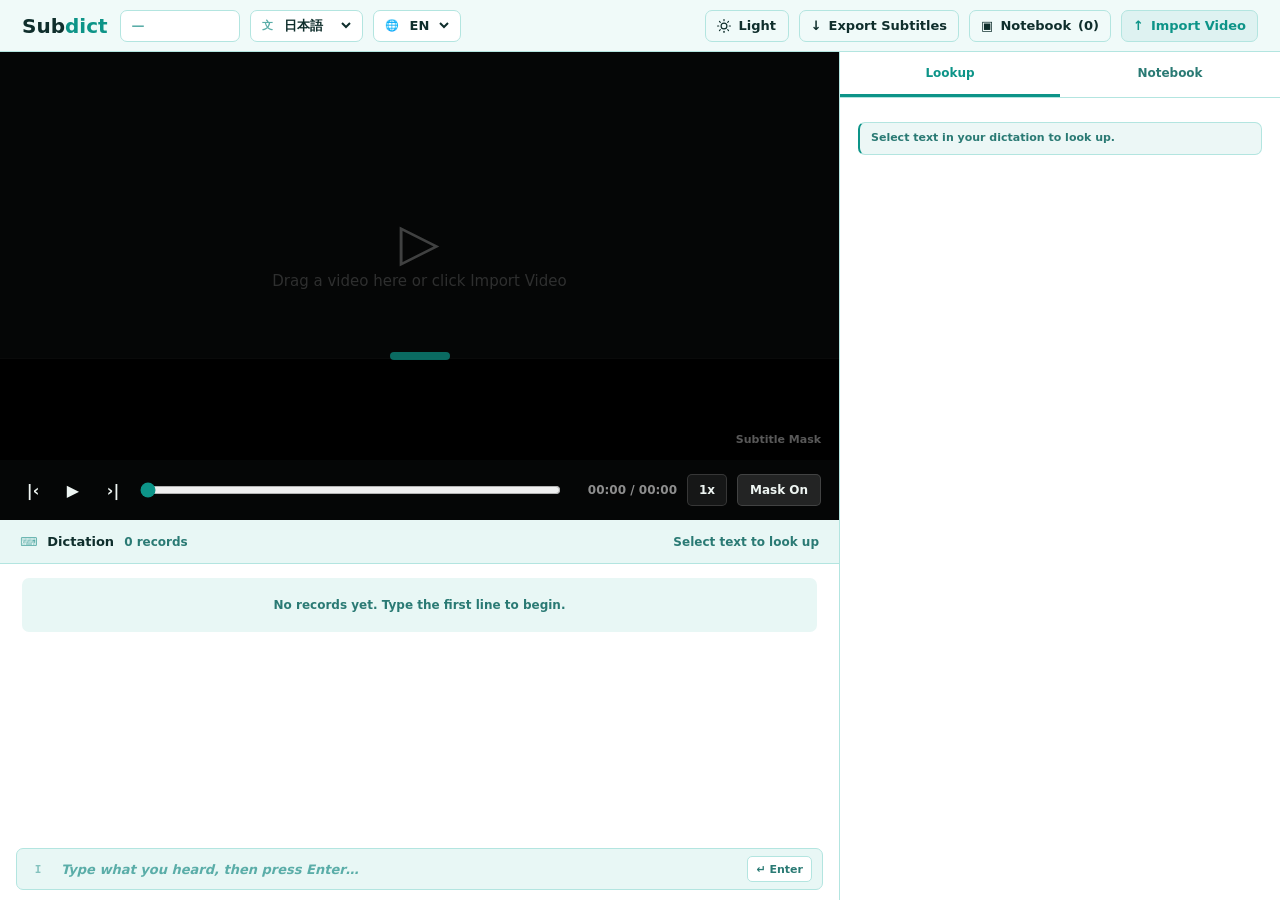
<file: dictation-practice/index.html>
<!doctype html>
<html lang="zh-CN">
  <head>
    <meta charset="UTF-8" />
    <meta name="viewport" content="width=device-width, initial-scale=1.0" />
    <title>Subdict</title>
    <link rel="stylesheet" href="./style.css" />
    <link rel="icon" type="image/svg+xml" href="favicon.svg">
    <link rel="icon" type="image/png" sizes="32x32" href="favicon-32.png">
    <link rel="apple-touch-icon" sizes="180x180" href="favicon-apple.png">
  </head>
  <body>
    <div class="desktop-guard">
      <h1>Subdict</h1>
      <p data-i18n="desktopGuardMsg">Subdict is designed for desktop. Please use a wider screen.</p>
    </div>

    <main class="app-shell">
      <header class="topbar">
        <a href="../" class="brand" aria-label="Subdict home" style="text-decoration:none;color:inherit;cursor:pointer;">
          Sub<span>dict</span>
        </a>

        <div class="file-chip" id="fileName"></div>
        <button class="clear-video-btn" id="clearVideoBtn" type="button" title="Close video" hidden>×</button>

        <label class="select-wrap" data-i18n-aria-label="studyLangAriaLabel" aria-label="Study language">
          <span class="select-icon">文</span>
          <select id="languageSelect">
            <option value="ja">日本語</option>
            <option value="en">English</option>
          </select>
        </label>

        <label class="select-wrap" data-i18n-title="uiLangToggleTitle" title="Interface language">
          <span class="select-icon">🌐</span>
          <select id="uiLangSelect">
            <option value="en">EN</option>
            <option value="zh">中文</option>
          </select>
        </label>

        <div class="topbar-spacer"></div>

        <button class="ghost-button" id="themeToggle" type="button"
          data-i18n-title="themeToggleTitle" title="Toggle theme">
          <svg class="theme-icon icon-moon" width="14" height="14" viewBox="0 0 24 24" fill="none" stroke="currentColor" stroke-width="2" stroke-linecap="round" stroke-linejoin="round" aria-hidden="true">
            <path d="M21 12.79A9 9 0 1 1 11.21 3 7 7 0 0 0 21 12.79z"/>
          </svg>
          <svg class="theme-icon icon-sun" width="14" height="14" viewBox="0 0 24 24" fill="none" stroke="currentColor" stroke-width="2" stroke-linecap="round" stroke-linejoin="round" aria-hidden="true">
            <circle cx="12" cy="12" r="5"/>
            <line x1="12" y1="1" x2="12" y2="3"/>
            <line x1="12" y1="21" x2="12" y2="23"/>
            <line x1="4.22" y1="4.22" x2="5.64" y2="5.64"/>
            <line x1="18.36" y1="18.36" x2="19.78" y2="19.78"/>
            <line x1="1" y1="12" x2="3" y2="12"/>
            <line x1="21" y1="12" x2="23" y2="12"/>
            <line x1="4.22" y1="19.78" x2="5.64" y2="18.36"/>
            <line x1="18.36" y1="5.64" x2="19.78" y2="4.22"/>
          </svg>
          <span id="themeLabel">Dark</span>
        </button>
        <button class="ghost-button" id="exportDictationBtn" type="button">
          <span>↓</span>
          <span data-i18n="exportBtn">Export Subtitles</span>
        </button>
        <button class="ghost-button" id="openNotebookBtn" type="button">
          <span>▣</span>
          <span data-i18n="notebookBtnLabel">Notebook</span>
          <span id="noteCount">(0)</span>
        </button>
        <label class="primary-button">
          <span>↑</span>
          <span data-i18n="importBtn">Import Video</span>
          <input id="videoInput" type="file" accept="video/*,.mp4,.m4v,.mov,.webm,.mkv,.avi" hidden />
        </label>
      </header>

      <section class="workspace" aria-label="Subdict workspace">
        <div class="left-pane">
          <section class="video-card" aria-label="Video player">
            <div class="video-stage" id="videoStage">
              <video id="video" class="video-el"></video>
              <div class="empty-video" id="emptyVideo">
                <div class="play-mark">▷</div>
                <span data-i18n="emptyVideoHint">Import a video to start dictation</span>
              </div>
              <div class="subtitle-mask" id="subtitleMask">
                <button class="mask-handle" id="maskHandle" type="button"
                  data-i18n-title="maskTip" title="↕ Drag to adjust mask height"></button>
                <span class="mask-label" data-i18n="maskLabel">Subtitle Mask</span>
                <div class="mask-tip" data-i18n="maskTip">↕ Drag to adjust mask height</div>
              </div>
            </div>

            <div class="player-controls">
              <button class="icon-button" id="backBtn" type="button"
                data-i18n-title="backBtnTitle" title="Rewind 5s">|‹</button>
              <button class="icon-button" id="playBtn" type="button"
                data-i18n-title="playBtnTitle" title="Play / Pause">▶</button>
              <button class="icon-button" id="forwardBtn" type="button"
                data-i18n-title="forwardBtnTitle" title="Forward 5s">›|</button>
              <input id="seekBar" class="seek-bar" type="range" min="0" max="100" value="0" />
              <span class="time-readout" id="timeReadout">00:00 / 00:00</span>
              <button class="speed-button" id="speedBtn" type="button">1x</button>
              <button class="mask-toggle" id="maskToggle" type="button">Mask On</button>
            </div>
          </section>

          <section class="dictation-card" aria-label="Dictation">
            <div class="section-header">
              <div>
                <span class="header-icon">⌨</span>
                <strong data-i18n="dictationTitle">Dictation</strong>
                <span id="recordCount" data-i18n-aria-label="recordCountLabel">0 records</span>
              </div>
              <span data-i18n="dictationHint">Select text to look up</span>
            </div>

            <div class="records" id="recordsList"></div>

            <form class="dictation-input-row" id="dictationForm">
              <span class="input-prefix">I</span>
              <input id="dictationInput" autocomplete="off"
                placeholder="Type what you heard, then press Enter…" />
              <button type="submit">↵ Enter</button>
            </form>
          </section>
        </div>

        <aside class="side-panel" aria-label="Lookup and notebook">
          <div class="tabs">
            <button class="tab active" id="lookupTab" type="button"
              data-i18n="lookupTabLabel">Lookup</button>
            <button class="tab" id="notebookTab" type="button"
              data-i18n="notebookTabLabel">Notebook</button>
          </div>

          <section class="panel-view active" id="lookupView">
            <div class="selected-card" hidden>
              <span data-i18n="selectedLabel">Selected:</span>
              <strong id="selectedText">お腹が空いた</strong>
            </div>
            <div class="api-status" id="apiStatus">Select text in your dictation to look up.</div>

            <article class="lookup-card" id="lookupCard" hidden>
              <div class="lookup-title-row">
                <div>
                  <h2 id="lookupWord">お腹が空いた</h2>
                  <p id="lookupReading">おなかがすいた</p>
                </div>
                <span class="tag" id="lookupTag">expression</span>
              </div>
              <p id="lookupMeaning">I'm hungry. 「空く」means to become empty / hungry.</p>
              <button class="save-note" id="saveNoteBtn" type="button"
                data-i18n="saveNoteBtn">♡ Save to Notebook</button>
            </article>

            <article class="grammar-card" id="grammarCard" hidden>
              <h3 id="grammarTitle"></h3>
              <p id="grammarMeaning"></p>
              <button class="save-note" id="saveGrammarBtn" type="button"
                data-i18n="saveGrammarBtn">♡ Save Grammar</button>
            </article>
          </section>

          <section class="panel-view" id="notebookView">
            <div class="notebook-list" id="notebookList"></div>
            <div class="notebook-footer">
              <button class="ghost-button" id="exportNotebookBtn" type="button">
                <svg width="14" height="14" viewBox="0 0 24 24" fill="none" stroke="currentColor" stroke-width="2" stroke-linecap="round" stroke-linejoin="round" aria-hidden="true">
                  <path d="M21 15v4a2 2 0 0 1-2 2H5a2 2 0 0 1-2-2v-4"/>
                  <polyline points="7 10 12 15 17 10"/>
                  <line x1="12" y1="15" x2="12" y2="3"/>
                </svg>
                <span data-i18n="exportNotebookBtn">Export Notebook</span>
              </button>
            </div>
          </section>
        </aside>
      </section>
    </main>

    <div class="drop-overlay" id="dropOverlay" hidden>
      <div class="drop-overlay-inner">
        <div class="drop-icon">▽</div>
        <p data-i18n="dropToImport">Drop video to import</p>
      </div>
    </div>

    <div id="lookupPopup" class="lookup-popup" hidden>
      <button id="lookupPopupBtn" class="lookup-popup-btn" type="button"
        data-i18n="lookupPopupBtn">Look up</button>
    </div>

    <div class="toast" id="toastEl" hidden></div>

    <script type="module" src="./app.js"></script>
  </body>
</html>
</file>
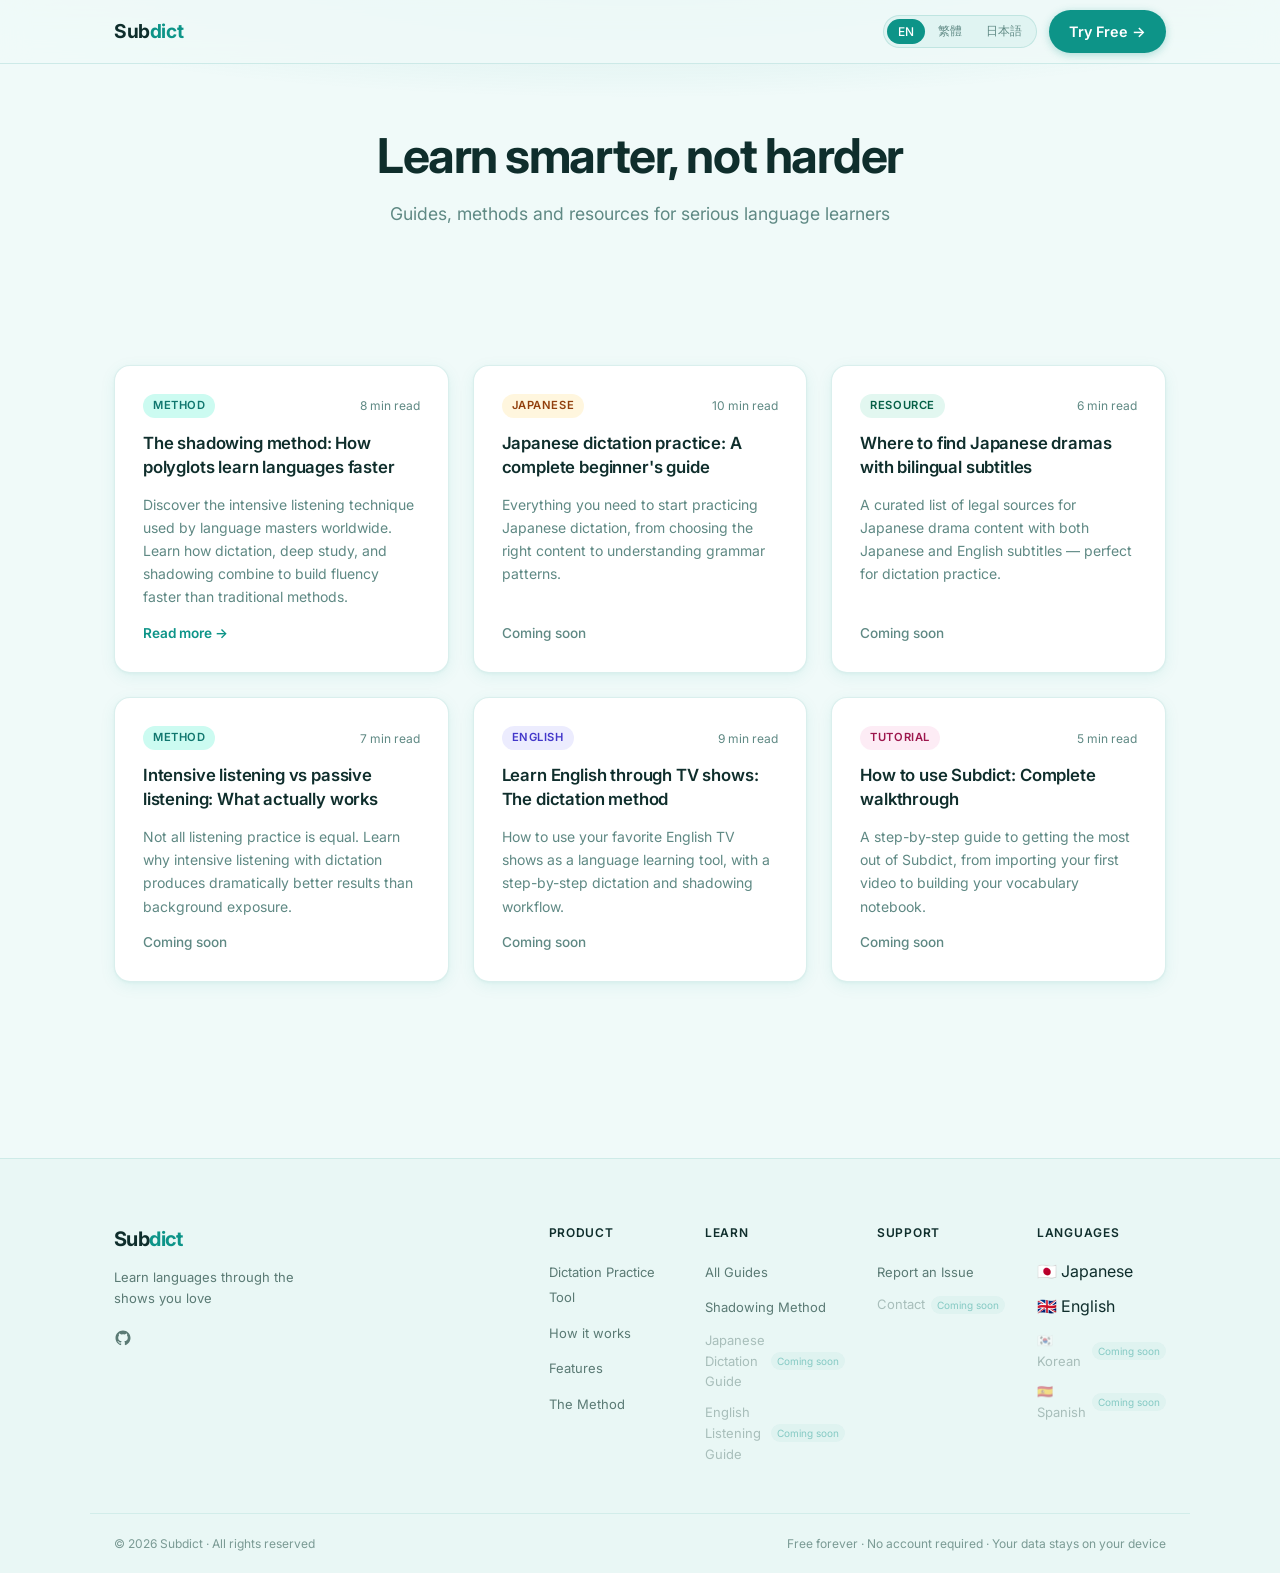
<file: guide/index.html>
<!DOCTYPE html>
<html lang="en">
<head>
  <meta charset="UTF-8" />
  <meta name="viewport" content="width=device-width, initial-scale=1.0" />
  <title>Guides — Subdict Language Learning</title>
  <meta name="description" content="Guides, methods and resources for serious language learners. Learn the shadowing method, dictation practice, and how to use authentic content to reach fluency faster." />
  <meta property="og:title" content="Guides — Subdict Language Learning" />
  <meta property="og:description" content="Guides, methods and resources for serious language learners." />
  <meta property="og:type" content="website" />
  <meta name="theme-color" content="#0d9488" />
  <link rel="icon" type="image/svg+xml" href="../dictation-practice/favicon.svg" />
  <link rel="preconnect" href="https://fonts.googleapis.com" />
  <link rel="preconnect" href="https://fonts.gstatic.com" crossorigin />
  <link href="https://fonts.googleapis.com/css2?family=Inter:wght@400;500;600;700&display=swap" rel="stylesheet" />
  <style>
    *, *::before, *::after { box-sizing: border-box; margin: 0; padding: 0; }
    html { scroll-behavior: smooth; }

    :root {
      --primary:       #0d9488;
      --primary-dark:  #0f766e;
      --primary-light: #ccfbf1;
      --bg:            #f0faf9;
      --bg-white:      #ffffff;
      --text:          #0f2e2c;
      --text-muted:    #5f8984;
      --border:        rgba(13, 148, 136, 0.15);
      --shadow:        0 1px 3px rgba(13,148,136,.06), 0 4px 16px rgba(13,148,136,.08);
      --shadow-hover:  0 4px 12px rgba(13,148,136,.12), 0 8px 32px rgba(13,148,136,.10);
      --radius:        16px;
      --radius-sm:     10px;
      --nav-h:         64px;
      --max-w:         1100px;
    }

    body {
      font-family: 'Inter', system-ui, -apple-system, sans-serif;
      background: var(--bg);
      color: var(--text);
      line-height: 1.6;
      -webkit-font-smoothing: antialiased;
    }

    /* ── Nav ── */
    .topnav {
      position: fixed;
      top: 0; left: 0; right: 0;
      height: var(--nav-h);
      background: rgba(240, 250, 249, 0.88);
      backdrop-filter: blur(14px);
      -webkit-backdrop-filter: blur(14px);
      border-bottom: 1px solid var(--border);
      z-index: 100;
    }
    .nav-inner {
      max-width: var(--max-w);
      margin: 0 auto;
      padding: 0 24px;
      height: 100%;
      display: flex;
      align-items: center;
      gap: 12px;
    }
    .logo {
      font-size: 1.2rem;
      font-weight: 700;
      color: var(--text);
      text-decoration: none;
      letter-spacing: -0.02em;
      margin-right: auto;
    }
    .logo span { color: var(--primary); }
    .lang-switcher {
      display: flex;
      gap: 2px;
      background: rgba(13,148,136,.06);
      border: 1px solid var(--border);
      border-radius: 999px;
      padding: 3px;
    }
    .lang-btn {
      background: none;
      border: none;
      padding: 4px 11px;
      border-radius: 999px;
      font-size: 0.75rem;
      font-weight: 500;
      color: var(--text-muted);
      cursor: pointer;
      transition: background .15s, color .15s;
      font-family: inherit;
      white-space: nowrap;
    }
    .lang-btn.active,
    .lang-btn:hover { background: var(--primary); color: #fff; }

    /* ── Buttons ── */
    .btn {
      display: inline-flex;
      align-items: center;
      justify-content: center;
      padding: 10px 20px;
      border-radius: 999px;
      font-weight: 600;
      font-size: .9rem;
      text-decoration: none;
      transition: background .15s, transform .1s, box-shadow .15s;
      cursor: pointer;
      border: none;
      white-space: nowrap;
      font-family: inherit;
    }
    .btn-primary { background: var(--primary); color: #fff; box-shadow: 0 2px 8px rgba(13,148,136,.3); }
    .btn-primary:hover { background: var(--primary-dark); transform: translateY(-1px); box-shadow: 0 4px 16px rgba(13,148,136,.4); }
    .btn-primary:active { transform: none; }

    /* ── Hero ── */
    .guide-hero {
      padding: calc(var(--nav-h) + 64px) 0 64px;
      text-align: center;
      background:
        radial-gradient(ellipse 80% 55% at 50% -5%, rgba(13,148,136,.14) 0%, transparent 70%),
        var(--bg);
    }
    .guide-hero h1 {
      font-size: clamp(1.9rem, 4.5vw, 3rem);
      font-weight: 700;
      letter-spacing: -0.03em;
      line-height: 1.15;
      margin-bottom: 16px;
    }
    .guide-hero p {
      font-size: clamp(.95rem, 2vw, 1.1rem);
      color: var(--text-muted);
      max-width: 540px;
      margin: 0 auto;
      line-height: 1.7;
    }

    /* ── Post Grid ── */
    .posts-section {
      padding: 72px 0 96px;
    }
    .section-inner {
      max-width: var(--max-w);
      margin: 0 auto;
      padding: 0 24px;
    }
    .post-grid {
      display: grid;
      grid-template-columns: repeat(3, 1fr);
      gap: 24px;
    }

    /* ── Post Card ── */
    .post-card {
      background: var(--bg-white);
      border: 1px solid var(--border);
      border-radius: var(--radius);
      padding: 28px;
      display: flex;
      flex-direction: column;
      gap: 14px;
      box-shadow: var(--shadow);
      transition: transform .2s ease, box-shadow .2s ease;
    }
    .post-card:not(.post-coming-soon):hover {
      transform: translateY(-4px);
      box-shadow: var(--shadow-hover);
    }
    .post-coming-soon {
      opacity: 0.62;
    }

    .post-meta {
      display: flex;
      align-items: center;
      gap: 8px;
      flex-wrap: wrap;
    }
    .category-badge {
      display: inline-block;
      font-size: .7rem;
      font-weight: 600;
      padding: 3px 10px;
      border-radius: 999px;
      letter-spacing: .05em;
      text-transform: uppercase;
    }
    .badge-method    { background: var(--primary-light); color: var(--primary-dark); }
    .badge-japanese  { background: rgba(251,191,36,.15);  color: #92400e; }
    .badge-english   { background: rgba(99,102,241,.12);  color: #4338ca; }
    .badge-resource  { background: rgba(16,185,129,.12);  color: #065f46; }
    .badge-tutorial  { background: rgba(236,72,153,.1);   color: #9d174d; }
    .badge-soon      { background: rgba(107,114,128,.1);  color: #6b7280; }

    .read-time {
      font-size: .75rem;
      color: var(--text-muted);
      margin-left: auto;
    }

    .post-card h2 {
      font-size: 1.05rem;
      font-weight: 600;
      line-height: 1.4;
      letter-spacing: -0.01em;
    }
    .post-card p {
      font-size: .875rem;
      color: var(--text-muted);
      line-height: 1.65;
      flex: 1;
    }
    .post-link {
      font-size: .85rem;
      font-weight: 600;
      color: var(--primary);
      text-decoration: none;
      display: inline-flex;
      align-items: center;
      gap: 4px;
      transition: gap .15s;
      align-self: flex-start;
    }
    .post-link:hover { gap: 8px; }
    .post-link-soon {
      font-size: .85rem;
      font-weight: 500;
      color: var(--text-muted);
      cursor: default;
    }

    /* ── Footer ── */
    .site-footer {
      background: rgba(13,148,136,0.03);
      border-top: 1px solid rgba(13,148,136,0.12);
      padding: 64px 0 0;
      margin-top: 80px;
    }
    .footer-main {
      max-width: 1100px;
      margin: 0 auto;
      padding: 0 24px;
      display: grid;
      grid-template-columns: 1.5fr 2.5fr;
      gap: 64px;
    }
    .footer-logo { font-size: 20px; font-weight: 700; color: #0f2e2c; text-decoration: none; letter-spacing: -0.03em; display: inline-block; margin-bottom: 12px; }
    .footer-logo span { color: #0d9488; }
    .footer-tagline { font-size: 13px; color: #5a7a74; line-height: 1.6; max-width: 220px; margin-bottom: 20px; }
    .footer-social { display: flex; gap: 12px; }
    .footer-social a { color: #5a7a74; transition: color 0.15s; display: flex; align-items: center; }
    .footer-social a:hover { color: #0d9488; }
    .footer-links { display: grid; grid-template-columns: repeat(4, 1fr); gap: 32px; }
    .footer-col h4 { font-size: 12px; font-weight: 600; color: #0f2e2c; text-transform: uppercase; letter-spacing: 0.06em; margin-bottom: 16px; }
    .footer-col ul { list-style: none; padding: 0; margin: 0; display: flex; flex-direction: column; gap: 10px; }
    .footer-col ul li a { font-size: 13px; color: #5a7a74; text-decoration: none; transition: color 0.15s; line-height: 1.4; }
    .footer-col ul li a:hover { color: #0d9488; }
    .footer-col ul li.coming-soon { font-size: 13px; color: #5a7a74; opacity: 0.45; cursor: default; display: flex; align-items: center; gap: 6px; }
    .footer-col ul li.coming-soon em { font-style: normal; font-size: 10px; background: rgba(13,148,136,0.1); color: #0d9488; padding: 1px 6px; border-radius: 10px; white-space: nowrap; }
    .footer-bottom { max-width: 1100px; margin: 48px auto 0; padding: 20px 24px; border-top: 1px solid rgba(13,148,136,0.1); display: flex; justify-content: space-between; align-items: center; flex-wrap: wrap; gap: 8px; }
    .footer-copy { font-size: 12px; color: #7a9a94; }
    .footer-note { font-size: 12px; color: #7a9a94; }

    /* ── Fade-in ── */
    .fade-up {
      opacity: 0;
      transform: translateY(18px);
      transition: opacity .5s ease, transform .5s ease;
    }
    .fade-up.visible { opacity: 1; transform: none; }

    /* ── Responsive ── */
    @media (max-width: 860px) {
      .post-grid { grid-template-columns: repeat(2, 1fr); }
    }
    @media (max-width: 560px) {
      .post-grid { grid-template-columns: 1fr; }
      .nav-cta { display: none; }
    }
    @media (max-width: 768px) {
      .footer-main { grid-template-columns: 1fr; gap: 40px; }
      .footer-links { grid-template-columns: repeat(2, 1fr); }
      .footer-bottom { flex-direction: column; align-items: flex-start; }
    }
    @media (max-width: 480px) {
      .footer-links { grid-template-columns: 1fr; }
    }
  </style>
</head>
<body>

  <nav class="topnav">
    <div class="nav-inner">
      <a class="logo" href="../" aria-label="Subdict home">Sub<span>dict</span></a>
      <div class="lang-switcher" role="group" aria-label="Language">
        <button class="lang-btn" data-lang="en">EN</button>
        <button class="lang-btn" data-lang="zh-TW">繁體</button>
        <button class="lang-btn" data-lang="ja">日本語</button>
      </div>
      <a class="btn btn-primary nav-cta" href="../dictation-practice/" data-i18n="navCta">Try Free →</a>
    </div>
  </nav>

  <main>

    <section class="guide-hero">
      <div class="section-inner fade-up">
        <h1 data-i18n="guideHeroTitle">Learn smarter, not harder</h1>
        <p data-i18n="guideHeroSub">Guides, methods and resources for serious language learners</p>
      </div>
    </section>

    <section class="posts-section">
      <div class="section-inner">
        <div class="post-grid">

          <!-- Post 1 — Published -->
          <article class="post-card fade-up">
            <div class="post-meta">
              <span class="category-badge badge-method" data-i18n="catMethod">Method</span>
              <span class="read-time" data-i18n="read8">8 min read</span>
            </div>
            <h2 data-i18n="post1Title">The shadowing method: How polyglots learn languages faster</h2>
            <p data-i18n="post1Excerpt">Discover the intensive listening technique used by language masters worldwide. Learn how dictation, deep study, and shadowing combine to build fluency faster than traditional methods.</p>
            <a class="post-link" href="./shadowing-method/" data-i18n="readMore">Read more →</a>
          </article>

          <!-- Post 2 — Coming soon -->
          <article class="post-card post-coming-soon fade-up">
            <div class="post-meta">
              <span class="category-badge badge-japanese" data-i18n="catJapanese">Japanese</span>
              <span class="read-time" data-i18n="read10">10 min read</span>
            </div>
            <h2 data-i18n="post2Title">Japanese dictation practice: A complete beginner's guide</h2>
            <p data-i18n="post2Excerpt">Everything you need to start practicing Japanese dictation, from choosing the right content to understanding grammar patterns.</p>
            <span class="post-link-soon" data-i18n="comingSoon">Coming soon</span>
          </article>

          <!-- Post 3 — Coming soon -->
          <article class="post-card post-coming-soon fade-up">
            <div class="post-meta">
              <span class="category-badge badge-resource" data-i18n="catResource">Resource</span>
              <span class="read-time" data-i18n="read6">6 min read</span>
            </div>
            <h2 data-i18n="post3Title">Where to find Japanese dramas with bilingual subtitles</h2>
            <p data-i18n="post3Excerpt">A curated list of legal sources for Japanese drama content with both Japanese and English subtitles — perfect for dictation practice.</p>
            <span class="post-link-soon" data-i18n="comingSoon">Coming soon</span>
          </article>

          <!-- Post 4 — Coming soon -->
          <article class="post-card post-coming-soon fade-up">
            <div class="post-meta">
              <span class="category-badge badge-method" data-i18n="catMethod">Method</span>
              <span class="read-time" data-i18n="read7">7 min read</span>
            </div>
            <h2 data-i18n="post4Title">Intensive listening vs passive listening: What actually works</h2>
            <p data-i18n="post4Excerpt">Not all listening practice is equal. Learn why intensive listening with dictation produces dramatically better results than background exposure.</p>
            <span class="post-link-soon" data-i18n="comingSoon">Coming soon</span>
          </article>

          <!-- Post 5 — Coming soon -->
          <article class="post-card post-coming-soon fade-up">
            <div class="post-meta">
              <span class="category-badge badge-english" data-i18n="catEnglish">English</span>
              <span class="read-time" data-i18n="read9">9 min read</span>
            </div>
            <h2 data-i18n="post5Title">Learn English through TV shows: The dictation method</h2>
            <p data-i18n="post5Excerpt">How to use your favorite English TV shows as a language learning tool, with a step-by-step dictation and shadowing workflow.</p>
            <span class="post-link-soon" data-i18n="comingSoon">Coming soon</span>
          </article>

          <!-- Post 6 — Coming soon -->
          <article class="post-card post-coming-soon fade-up">
            <div class="post-meta">
              <span class="category-badge badge-tutorial" data-i18n="catTutorial">Tutorial</span>
              <span class="read-time" data-i18n="read5">5 min read</span>
            </div>
            <h2 data-i18n="post6Title">How to use Subdict: Complete walkthrough</h2>
            <p data-i18n="post6Excerpt">A step-by-step guide to getting the most out of Subdict, from importing your first video to building your vocabulary notebook.</p>
            <span class="post-link-soon" data-i18n="comingSoon">Coming soon</span>
          </article>

        </div>
      </div>
    </section>

  </main>

  <footer class="site-footer">
    <div class="footer-main">
      <div class="footer-brand">
        <a href="../" class="footer-logo">Sub<span>dict</span></a>
        <p class="footer-tagline" data-i18n="footerTagline"></p>
        <div class="footer-social">
          <a href="https://github.com/MindyLeung/subdict" target="_blank" rel="noopener" aria-label="GitHub">
            <svg viewBox="0 0 24 24" fill="currentColor" width="18" height="18"><path d="M12 2C6.477 2 2 6.477 2 12c0 4.42 2.865 8.17 6.839 9.49.5.092.682-.217.682-.482 0-.237-.008-.866-.013-1.7-2.782.604-3.369-1.34-3.369-1.34-.454-1.156-1.11-1.464-1.11-1.464-.908-.62.069-.608.069-.608 1.003.07 1.531 1.03 1.531 1.03.892 1.529 2.341 1.087 2.91.832.092-.647.35-1.088.636-1.338-2.22-.253-4.555-1.11-4.555-4.943 0-1.091.39-1.984 1.029-2.683-.103-.253-.446-1.27.098-2.647 0 0 .84-.269 2.75 1.025A9.578 9.578 0 0 1 12 6.836c.85.004 1.705.114 2.504.336 1.909-1.294 2.747-1.025 2.747-1.025.546 1.377.203 2.394.1 2.647.64.699 1.028 1.592 1.028 2.683 0 3.842-2.339 4.687-4.566 4.935.359.309.678.919.678 1.852 0 1.336-.012 2.415-.012 2.741 0 .267.18.578.688.48C19.138 20.167 22 16.418 22 12c0-5.523-4.477-10-10-10z"/></svg>
          </a>
        </div>
      </div>
      <div class="footer-links">
        <div class="footer-col">
          <h4 data-i18n="footerProduct"></h4>
          <ul>
            <li><a href="../dictation-practice/" data-i18n="footerTool"></a></li>
            <li><a href="../#how-it-works" data-i18n="footerHowItWorks"></a></li>
            <li><a href="../#features" data-i18n="footerFeatures"></a></li>
            <li><a href="../#method" data-i18n="footerMethod"></a></li>
          </ul>
        </div>
        <div class="footer-col">
          <h4 data-i18n="footerLearn"></h4>
          <ul>
            <li><a href="../guide/" data-i18n="footerGuide"></a></li>
            <li><a href="../guide/shadowing-method/" data-i18n="footerShadowing"></a></li>
            <li class="coming-soon"><span data-i18n="footerJapanese"></span> <em data-i18n="comingSoon"></em></li>
            <li class="coming-soon"><span data-i18n="footerEnglish"></span> <em data-i18n="comingSoon"></em></li>
          </ul>
        </div>
        <div class="footer-col">
          <h4 data-i18n="footerSupport"></h4>
          <ul>
            <li><a href="https://github.com/MindyLeung/subdict/issues" target="_blank" rel="noopener" data-i18n="footerIssues"></a></li>
            <li class="coming-soon"><span data-i18n="footerContact"></span> <em data-i18n="comingSoon"></em></li>
          </ul>
        </div>
        <div class="footer-col">
          <h4 data-i18n="footerLanguages"></h4>
          <ul>
            <li>🇯🇵 Japanese</li>
            <li>🇬🇧 English</li>
            <li class="coming-soon">🇰🇷 Korean <em data-i18n="comingSoon"></em></li>
            <li class="coming-soon">🇪🇸 Spanish <em data-i18n="comingSoon"></em></li>
          </ul>
        </div>
      </div>
    </div>
    <div class="footer-bottom">
      <p class="footer-copy">© 2026 Subdict · <span data-i18n="footerRights"></span></p>
      <p class="footer-note" data-i18n="footerNote"></p>
    </div>
  </footer>

  <script>
    const strings = {
      en: {
        navCta:         "Try Free →",
        guideHeroTitle: "Learn smarter, not harder",
        guideHeroSub:   "Guides, methods and resources for serious language learners",
        catMethod:    "Method",
        catJapanese:  "Japanese",
        catResource:  "Resource",
        catEnglish:   "English",
        catTutorial:  "Tutorial",
        readMore:     "Read more →",
        comingSoon:   "Coming soon",
        read5:  "5 min read",
        read6:  "6 min read",
        read7:  "7 min read",
        read8:  "8 min read",
        read9:  "9 min read",
        read10: "10 min read",
        post1Title:   "The shadowing method: How polyglots learn languages faster",
        post1Excerpt: "Discover the intensive listening technique used by language masters worldwide. Learn how dictation, deep study, and shadowing combine to build fluency faster than traditional methods.",
        post2Title:   "Japanese dictation practice: A complete beginner's guide",
        post2Excerpt: "Everything you need to start practicing Japanese dictation, from choosing the right content to understanding grammar patterns.",
        post3Title:   "Where to find Japanese dramas with bilingual subtitles",
        post3Excerpt: "A curated list of legal sources for Japanese drama content with both Japanese and English subtitles — perfect for dictation practice.",
        post4Title:   "Intensive listening vs passive listening: What actually works",
        post4Excerpt: "Not all listening practice is equal. Learn why intensive listening with dictation produces dramatically better results than background exposure.",
        post5Title:   "Learn English through TV shows: The dictation method",
        post5Excerpt: "How to use your favorite English TV shows as a language learning tool, with a step-by-step dictation and shadowing workflow.",
        post6Title:   "How to use Subdict: Complete walkthrough",
        post6Excerpt: "A step-by-step guide to getting the most out of Subdict, from importing your first video to building your vocabulary notebook.",
        footerTagline:    "Learn languages through the shows you love",
        footerProduct:    "Product",
        footerTool:       "Dictation Practice Tool",
        footerHowItWorks: "How it works",
        footerFeatures:   "Features",
        footerMethod:     "The Method",
        footerLearn:      "Learn",
        footerGuide:      "All Guides",
        footerShadowing:  "Shadowing Method",
        footerJapanese:   "Japanese Dictation Guide",
        footerEnglish:    "English Listening Guide",
        footerSupport:    "Support",
        footerIssues:     "Report an Issue",
        footerContact:    "Contact",
        footerLanguages:  "Languages",
        footerRights:     "All rights reserved",
        footerNote:       "Free forever · No account required · Your data stays on your device",
      },
      "zh-TW": {
        navCta:         "免費試用 →",
        guideHeroTitle: "更聰明地學習語言",
        guideHeroSub:   "為認真的語言學習者提供指南、方法與資源",
        catMethod:    "方法",
        catJapanese:  "日語",
        catResource:  "資源",
        catEnglish:   "英語",
        catTutorial:  "教學",
        readMore:     "閱讀更多 →",
        comingSoon:   "即將推出",
        read5:  "5 分鐘閱讀",
        read6:  "6 分鐘閱讀",
        read7:  "7 分鐘閱讀",
        read8:  "8 分鐘閱讀",
        read9:  "9 分鐘閱讀",
        read10: "10 分鐘閱讀",
        post1Title:   "跟讀法：語言高手如何更快學會外語",
        post1Excerpt: "探索世界各地語言高手使用的精聽技巧。了解聽寫、精讀與跟讀如何結合，比傳統方法更快建立語言流利度。",
        post2Title:   "日語聽寫練習：完整初學者指南",
        post2Excerpt: "開始日語聽寫練習所需的一切，從選擇合適的內容到理解語法句型。",
        post3Title:   "哪裡可以找到附雙語字幕的日劇",
        post3Excerpt: "精選合法的日劇資源，附有日文和英文雙語字幕——非常適合聽寫練習。",
        post4Title:   "精聽 vs 泛聽：哪個真的有效？",
        post4Excerpt: "並非所有的聽力練習都一樣。了解為何帶有聽寫的精聽練習能產生比背景式接觸好得多的效果。",
        post5Title:   "透過英語電視節目學英語：聽寫方法",
        post5Excerpt: "如何將你最喜愛的英語電視節目作為語言學習工具，附完整的聽寫與跟讀工作流程。",
        post6Title:   "如何使用 Subdict：完整操作指南",
        post6Excerpt: "逐步指導如何充分利用 Subdict，從匯入第一個影片到建立你的單字筆記本。",
        footerTagline:    "透過你喜愛的影視作品學習語言",
        footerProduct:    "產品",
        footerTool:       "聽寫練習工具",
        footerHowItWorks: "使用方式",
        footerFeatures:   "功能特色",
        footerMethod:     "學習方法",
        footerLearn:      "學習資源",
        footerGuide:      "所有指南",
        footerShadowing:  "跟讀模仿法",
        footerJapanese:   "日語聽寫指南",
        footerEnglish:    "英語聽力指南",
        footerSupport:    "支援",
        footerIssues:     "回報問題",
        footerContact:    "聯絡我們",
        footerLanguages:  "支援語言",
        footerRights:     "版權所有",
        footerNote:       "永久免費 · 無需帳號 · 資料存在你的裝置",
      },
      ja: {
        navCta:         "無料で試す →",
        guideHeroTitle: "もっとスマートに言語を学ぼう",
        guideHeroSub:   "本気の語学学習者のためのガイド・メソッド・リソース",
        catMethod:    "メソッド",
        catJapanese:  "日本語",
        catResource:  "リソース",
        catEnglish:   "英語",
        catTutorial:  "チュートリアル",
        readMore:     "続きを読む →",
        comingSoon:   "近日公開",
        read5:  "5分で読めます",
        read6:  "6分で読めます",
        read7:  "7分で読めます",
        read8:  "8分で読めます",
        read9:  "9分で読めます",
        read10: "10分で読めます",
        post1Title:   "シャドーイングメソッド：ポリグロットが語学を速く習得する方法",
        post1Excerpt: "世界中の語学マスターが使う精聴テクニックを発見しましょう。ディクテーション・精読・シャドーイングを組み合わせ、従来の方法より速く流暢さを身につける方法を学びます。",
        post2Title:   "日本語ディクテーション練習：完全初心者ガイド",
        post2Excerpt: "適切なコンテンツ選びから文法パターンの理解まで、日本語ディクテーション練習を始めるために必要なすべて。",
        post3Title:   "バイリンガル字幕付き日本語ドラマの探し方",
        post3Excerpt: "日本語と英語の両方の字幕付き日本語ドラマコンテンツの合法的なソースをまとめたリスト——ディクテーション練習に最適です。",
        post4Title:   "精聴 vs 多聴：実際に効果があるのはどちら？",
        post4Excerpt: "すべてのリスニング練習が同じわけではありません。ディクテーションを伴う精聴が、なぜ背景的なインプットより劇的に良い結果をもたらすのかを学びます。",
        post5Title:   "英語ドラマで英語を学ぶ：ディクテーションメソッド",
        post5Excerpt: "お気に入りの英語ドラマを語学学習ツールとして使う方法を、ディクテーションとシャドーイングのステップごとのワークフローで紹介します。",
        post6Title:   "Subdictの使い方：完全ウォークスルー",
        post6Excerpt: "最初の動画のインポートから単語ノートブックの構築まで、Subdictを最大限に活用するためのステップガイド。",
        footerTagline:    "好きな作品で言語を学ぼう",
        footerProduct:    "プロダクト",
        footerTool:       "書き取り練習ツール",
        footerHowItWorks: "使い方",
        footerFeatures:   "機能",
        footerMethod:     "学習メソッド",
        footerLearn:      "学習リソース",
        footerGuide:      "ガイド一覧",
        footerShadowing:  "シャドーイング法",
        footerJapanese:   "日本語書き取りガイド",
        footerEnglish:    "英語リスニングガイド",
        footerSupport:    "サポート",
        footerIssues:     "問題を報告",
        footerContact:    "お問い合わせ",
        footerLanguages:  "対応言語",
        footerRights:     "All rights reserved",
        footerNote:       "完全無料 · アカウント不要 · データはあなたのデバイスに",
      },
    };

    function applyLang(lang) {
      if (!strings[lang]) lang = "en";
      const pack = strings[lang];
      document.documentElement.lang = lang;
      document.querySelectorAll("[data-i18n]").forEach(el => {
        const key = el.dataset.i18n;
        if (pack[key] !== undefined) el.textContent = pack[key];
      });
      document.querySelectorAll(".lang-btn").forEach(btn => {
        btn.classList.toggle("active", btn.dataset.lang === lang);
      });
      localStorage.setItem("subdict_landing_lang", lang);
    }

    function detectLang() {
      const saved = localStorage.getItem("subdict_landing_lang");
      if (saved && strings[saved]) return saved;
      const bl = (navigator.language || "en").toLowerCase();
      if (bl.startsWith("zh")) return "zh-TW";
      if (bl.startsWith("ja")) return "ja";
      return "en";
    }

    document.querySelectorAll(".lang-btn").forEach(btn => {
      btn.addEventListener("click", () => applyLang(btn.dataset.lang));
    });

    applyLang(detectLang());

    const observer = new IntersectionObserver(
      entries => entries.forEach(e => {
        if (e.isIntersecting) { e.target.classList.add("visible"); observer.unobserve(e.target); }
      }),
      { threshold: 0.08, rootMargin: "0px 0px -24px 0px" }
    );
    document.querySelectorAll(".fade-up").forEach(el => observer.observe(el));

    document.querySelectorAll(".post-card").forEach((el, i) => {
      el.style.transitionDelay = `${(i % 3) * 0.1}s`;
    });
  </script>
</body>
</html>
</file>
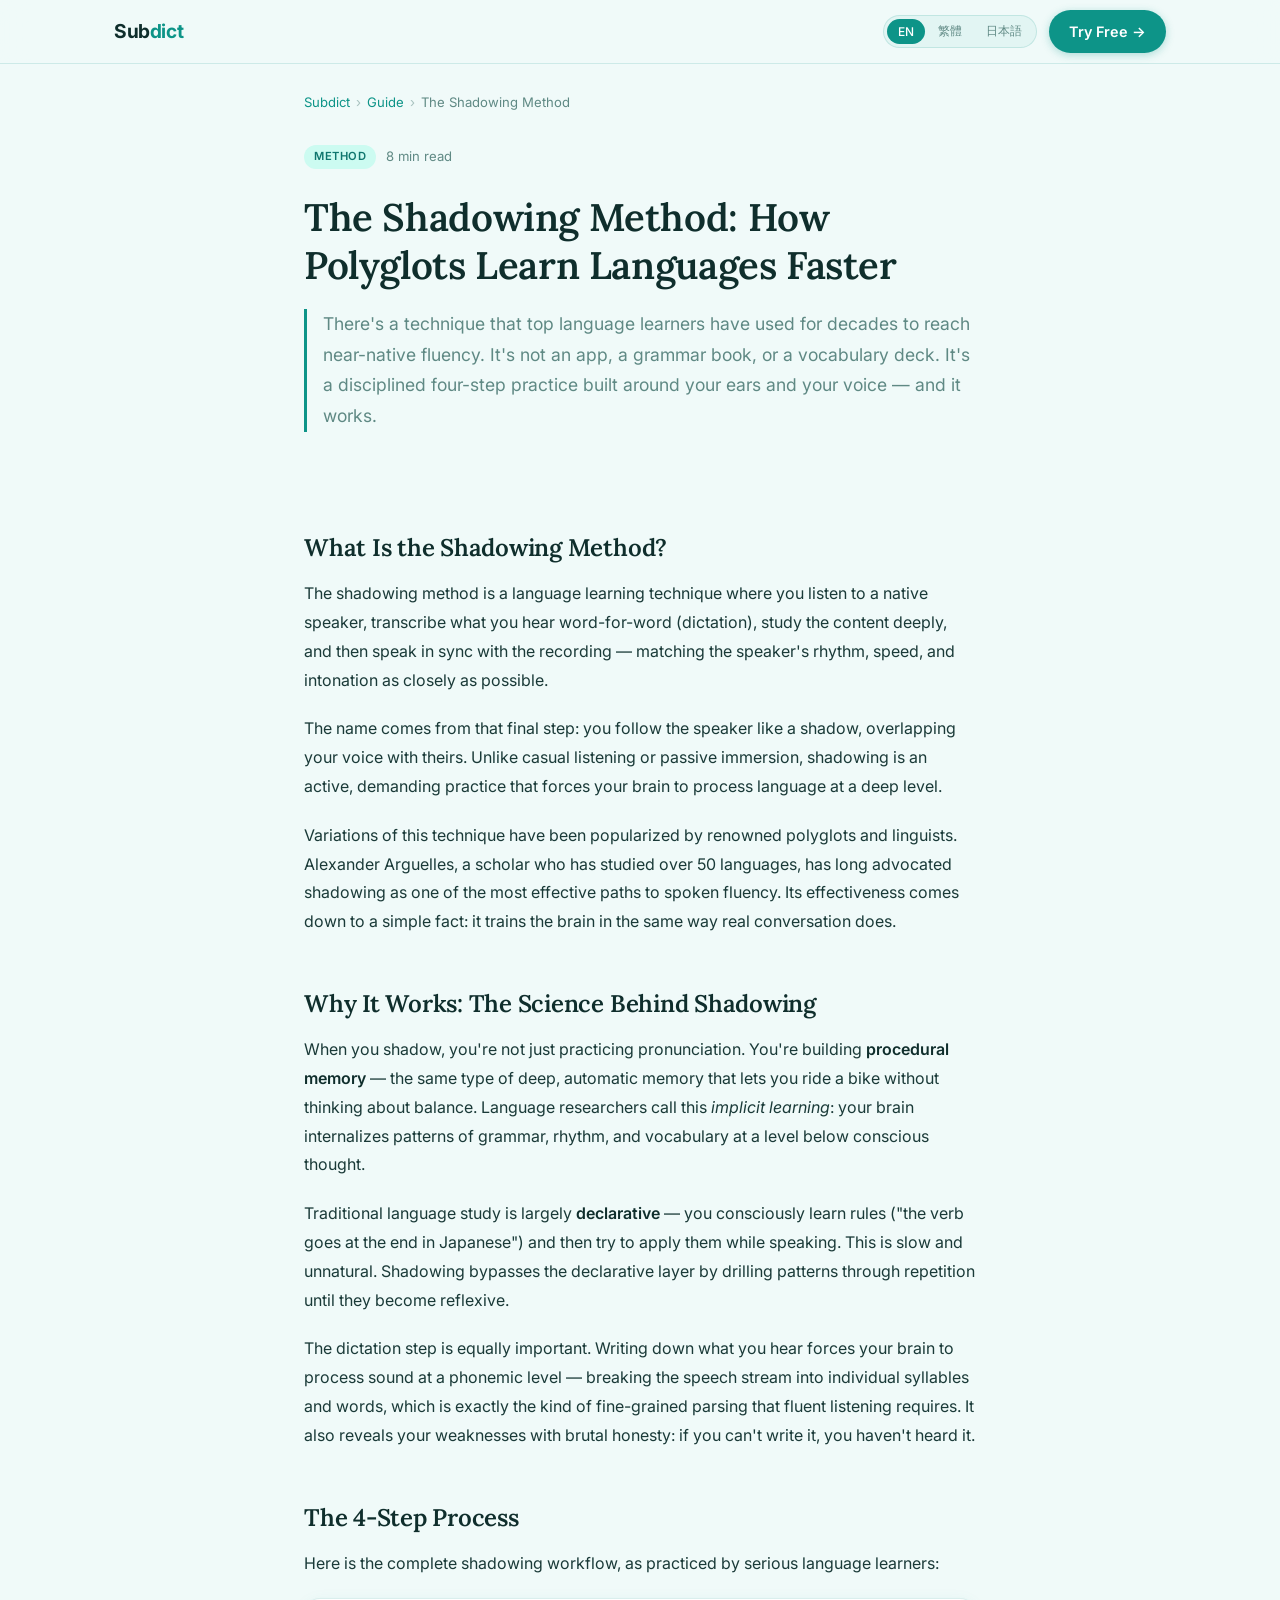
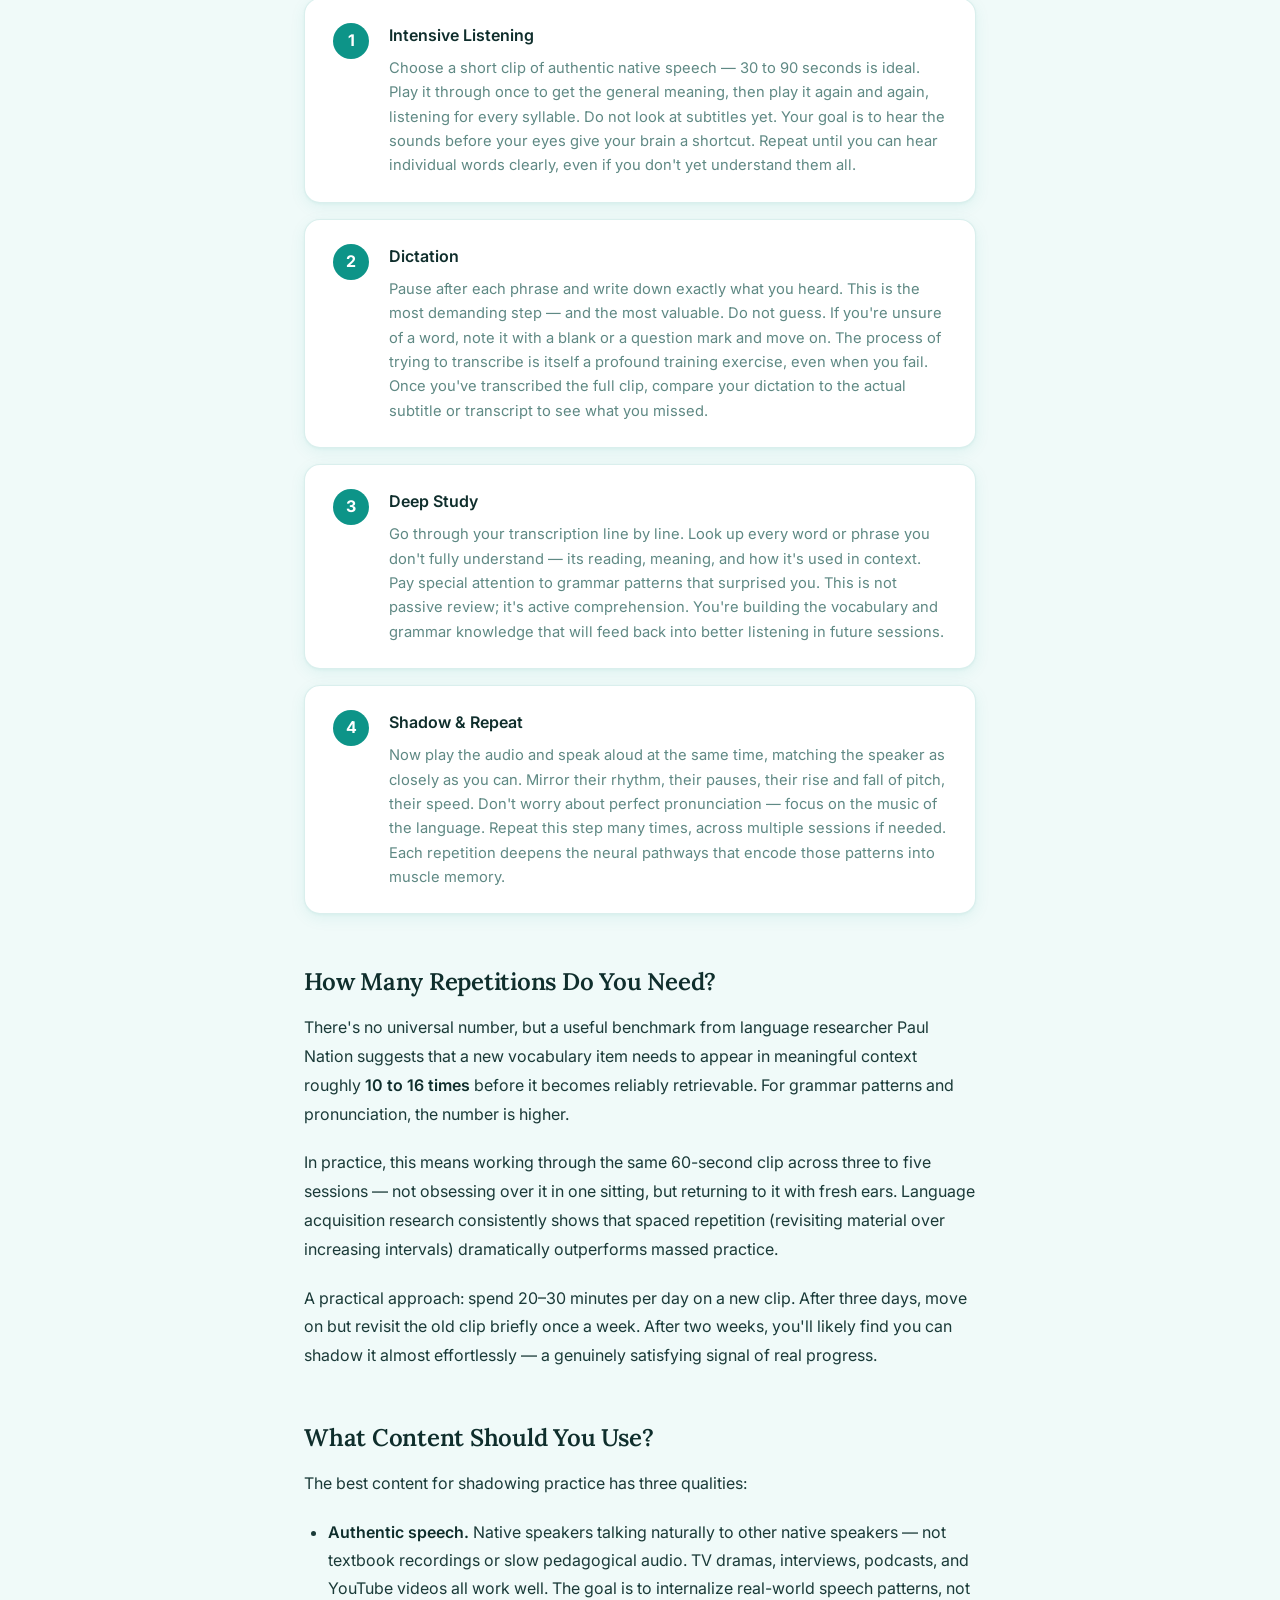
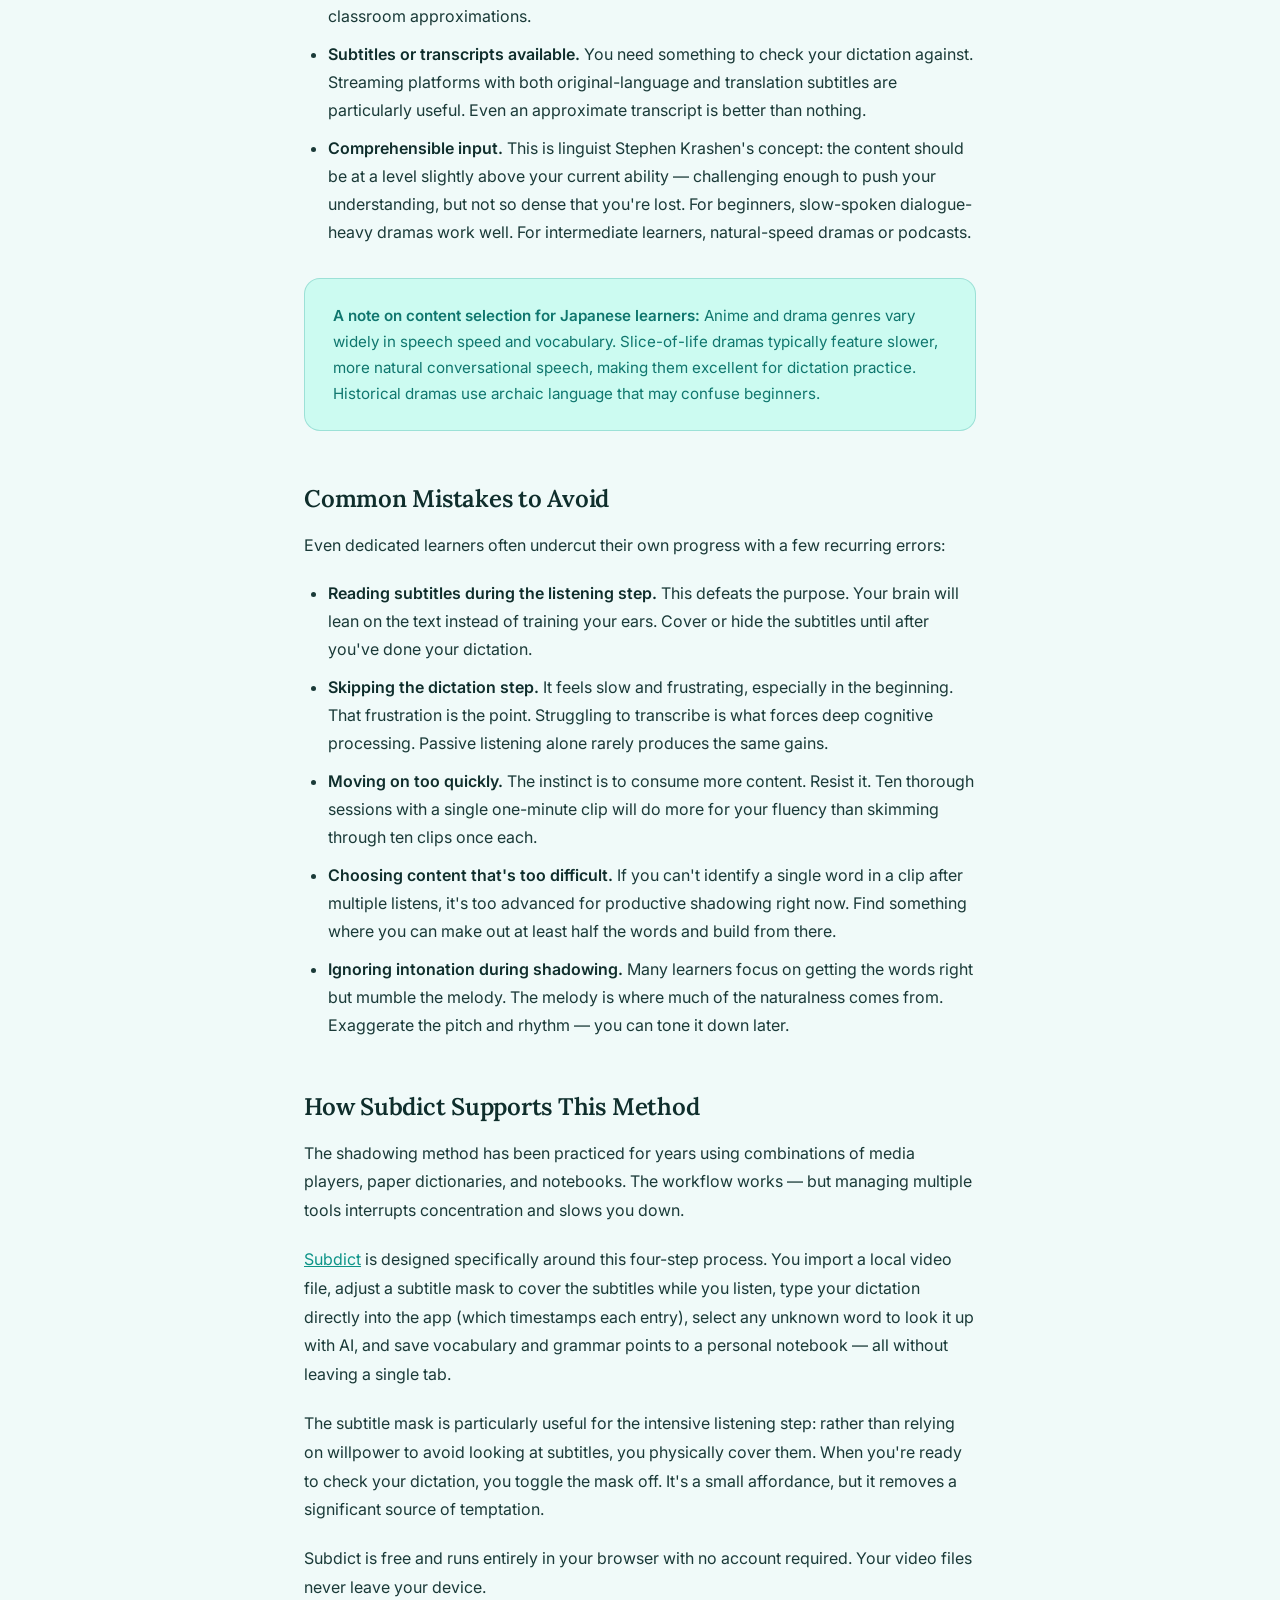
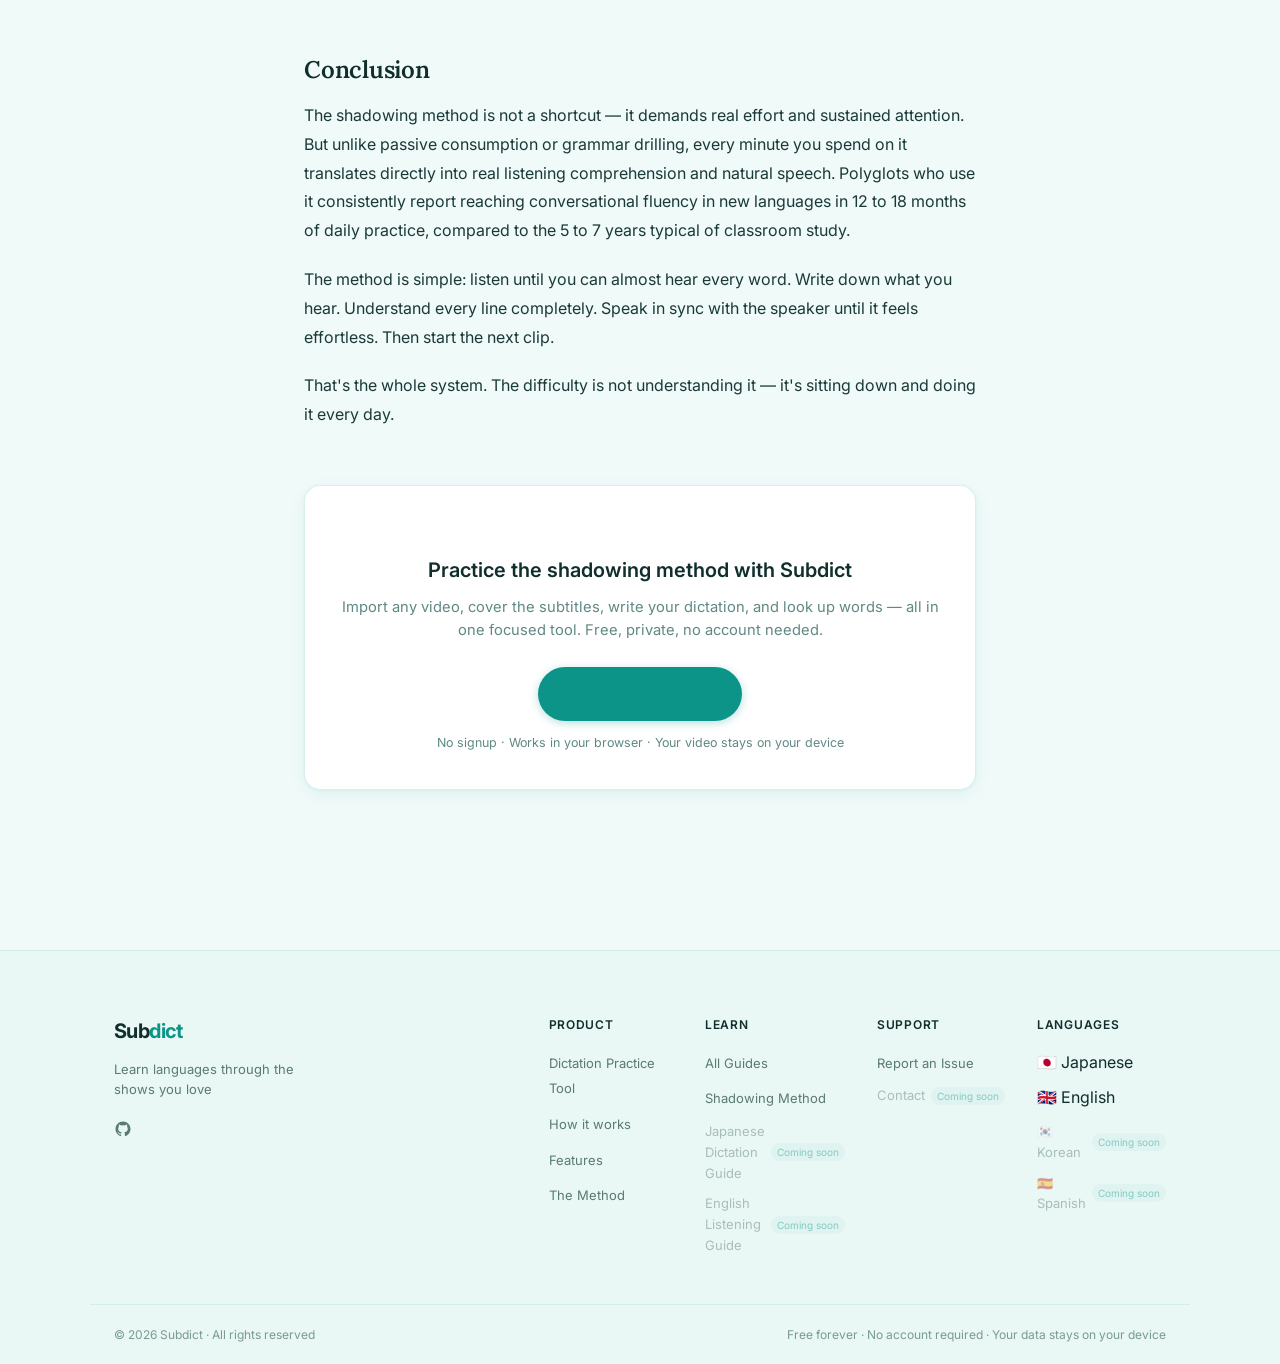
<file: guide/shadowing-method/index.html>
<!DOCTYPE html>
<html lang="en">
<head>
  <meta charset="UTF-8" />
  <meta name="viewport" content="width=device-width, initial-scale=1.0" />
  <title>The Shadowing Method: How Polyglots Learn Languages Faster | Subdict</title>
  <meta name="description" content="Learn the shadowing technique used by polyglots worldwide. A complete guide to intensive listening, dictation practice, and how to combine them for rapid fluency." />
  <meta property="og:title" content="The Shadowing Method: How Polyglots Learn Languages Faster" />
  <meta property="og:description" content="A complete guide to intensive listening, dictation practice, and the shadowing technique used by language masters worldwide." />
  <meta property="og:type" content="article" />
  <meta name="keywords" content="shadowing method, language learning, dictation practice, intensive listening, polyglot, fluency, Japanese learning" />
  <meta name="theme-color" content="#0d9488" />
  <link rel="canonical" href="https://mindyleung.github.io/subdict/guide/shadowing-method/" />
  <link rel="icon" type="image/svg+xml" href="../../dictation-practice/favicon.svg" />
  <link rel="preconnect" href="https://fonts.googleapis.com" />
  <link rel="preconnect" href="https://fonts.gstatic.com" crossorigin />
  <link href="https://fonts.googleapis.com/css2?family=Inter:wght@400;500;600;700&family=Lora:ital,wght@0,400;0,600;1,400&display=swap" rel="stylesheet" />
  <style>
    *, *::before, *::after { box-sizing: border-box; margin: 0; padding: 0; }
    html { scroll-behavior: smooth; }

    :root {
      --primary:       #0d9488;
      --primary-dark:  #0f766e;
      --primary-light: #ccfbf1;
      --bg:            #f0faf9;
      --bg-white:      #ffffff;
      --text:          #0f2e2c;
      --text-muted:    #5f8984;
      --border:        rgba(13, 148, 136, 0.15);
      --shadow:        0 1px 3px rgba(13,148,136,.06), 0 4px 16px rgba(13,148,136,.08);
      --radius:        16px;
      --nav-h:         64px;
      --max-w:         1100px;
      --article-w:     720px;
    }

    body {
      font-family: 'Inter', system-ui, -apple-system, sans-serif;
      background: var(--bg);
      color: var(--text);
      line-height: 1.6;
      -webkit-font-smoothing: antialiased;
    }

    /* ── Nav ── */
    .topnav {
      position: fixed;
      top: 0; left: 0; right: 0;
      height: var(--nav-h);
      background: rgba(240, 250, 249, 0.88);
      backdrop-filter: blur(14px);
      -webkit-backdrop-filter: blur(14px);
      border-bottom: 1px solid var(--border);
      z-index: 100;
    }
    .nav-inner {
      max-width: var(--max-w);
      margin: 0 auto;
      padding: 0 24px;
      height: 100%;
      display: flex;
      align-items: center;
      gap: 12px;
    }
    .logo {
      font-size: 1.2rem;
      font-weight: 700;
      color: var(--text);
      text-decoration: none;
      letter-spacing: -0.02em;
      margin-right: auto;
    }
    .logo span { color: var(--primary); }
    .lang-switcher {
      display: flex;
      gap: 2px;
      background: rgba(13,148,136,.06);
      border: 1px solid var(--border);
      border-radius: 999px;
      padding: 3px;
    }
    .lang-btn {
      background: none;
      border: none;
      padding: 4px 11px;
      border-radius: 999px;
      font-size: 0.75rem;
      font-weight: 500;
      color: var(--text-muted);
      cursor: pointer;
      transition: background .15s, color .15s;
      font-family: inherit;
      white-space: nowrap;
    }
    .lang-btn.active,
    .lang-btn:hover { background: var(--primary); color: #fff; }
    .btn {
      display: inline-flex;
      align-items: center;
      justify-content: center;
      padding: 10px 20px;
      border-radius: 999px;
      font-weight: 600;
      font-size: .9rem;
      text-decoration: none;
      transition: background .15s, transform .1s, box-shadow .15s;
      cursor: pointer;
      border: none;
      white-space: nowrap;
      font-family: inherit;
    }
    .btn-primary { background: var(--primary); color: #fff; box-shadow: 0 2px 8px rgba(13,148,136,.3); }
    .btn-primary:hover { background: var(--primary-dark); transform: translateY(-1px); box-shadow: 0 4px 16px rgba(13,148,136,.4); }
    .btn-primary:active { transform: none; }
    .btn-lg { padding: 14px 30px; font-size: 1rem; }

    /* ── Breadcrumb ── */
    .breadcrumb {
      padding: calc(var(--nav-h) + 28px) 0 0;
      font-size: .82rem;
      color: var(--text-muted);
    }
    .breadcrumb-inner {
      max-width: var(--article-w);
      margin: 0 auto;
      padding: 0 24px;
      display: flex;
      gap: 6px;
      align-items: center;
    }
    .breadcrumb a { color: var(--primary); text-decoration: none; }
    .breadcrumb a:hover { text-decoration: underline; }
    .breadcrumb-sep { opacity: .5; }

    /* ── Article Header ── */
    .article-header {
      padding: 32px 0 48px;
    }
    .article-header-inner {
      max-width: var(--article-w);
      margin: 0 auto;
      padding: 0 24px;
    }
    .article-meta {
      display: flex;
      align-items: center;
      gap: 10px;
      margin-bottom: 24px;
      flex-wrap: wrap;
    }
    .category-badge {
      display: inline-block;
      font-size: .7rem;
      font-weight: 600;
      padding: 3px 10px;
      border-radius: 999px;
      letter-spacing: .05em;
      text-transform: uppercase;
      background: var(--primary-light);
      color: var(--primary-dark);
    }
    .read-time { font-size: .82rem; color: var(--text-muted); }

    .article-header h1 {
      font-family: 'Lora', Georgia, serif;
      font-size: clamp(1.7rem, 4vw, 2.4rem);
      font-weight: 600;
      line-height: 1.25;
      letter-spacing: -0.01em;
      margin-bottom: 20px;
    }
    .article-lede {
      font-size: 1.1rem;
      color: var(--text-muted);
      line-height: 1.75;
      border-left: 3px solid var(--primary);
      padding-left: 16px;
    }

    /* ── Article Body ── */
    .article-body {
      max-width: var(--article-w);
      margin: 0 auto;
      padding: 0 24px 80px;
    }

    .article-body h2 {
      font-family: 'Lora', Georgia, serif;
      font-size: 1.5rem;
      font-weight: 600;
      letter-spacing: -0.01em;
      margin: 52px 0 16px;
      line-height: 1.3;
    }
    .article-body h3 {
      font-size: 1.1rem;
      font-weight: 600;
      margin: 32px 0 12px;
      color: var(--primary-dark);
    }
    .article-body p {
      font-size: 1rem;
      line-height: 1.8;
      color: #1a3a38;
      margin-bottom: 20px;
    }
    .article-body ul, .article-body ol {
      padding-left: 24px;
      margin-bottom: 20px;
      display: flex;
      flex-direction: column;
      gap: 10px;
    }
    .article-body li {
      font-size: 1rem;
      line-height: 1.75;
      color: #1a3a38;
    }
    .article-body strong { color: var(--text); font-weight: 600; }
    .article-body a { color: var(--primary); }
    .article-body a:hover { text-decoration: underline; }

    /* Step cards */
    .step-card {
      background: var(--bg-white);
      border: 1px solid var(--border);
      border-radius: var(--radius);
      padding: 24px 28px;
      margin: 0 0 16px;
      display: flex;
      gap: 20px;
      align-items: flex-start;
      box-shadow: var(--shadow);
    }
    .step-number {
      width: 36px;
      height: 36px;
      background: var(--primary);
      color: #fff;
      border-radius: 50%;
      display: flex;
      align-items: center;
      justify-content: center;
      font-size: 1rem;
      font-weight: 700;
      flex-shrink: 0;
    }
    .step-content h3 {
      margin: 0 0 8px;
      font-size: 1rem;
      font-weight: 600;
      color: var(--text);
    }
    .step-content p {
      margin: 0;
      font-size: .92rem;
      color: var(--text-muted);
      line-height: 1.65;
    }

    /* Callout box */
    .callout {
      background: var(--primary-light);
      border: 1px solid rgba(13,148,136,.25);
      border-radius: var(--radius);
      padding: 24px 28px;
      margin: 32px 0;
    }
    .callout p {
      margin: 0;
      font-size: .95rem;
      color: var(--primary-dark);
      line-height: 1.7;
    }
    .callout strong { color: var(--primary-dark); }

    /* CTA box */
    .article-cta {
      background: var(--bg-white);
      border: 1px solid var(--border);
      border-radius: var(--radius);
      padding: 36px;
      text-align: center;
      margin-top: 56px;
      box-shadow: var(--shadow);
    }
    .article-cta h3 {
      font-size: 1.25rem;
      font-weight: 600;
      margin-bottom: 10px;
      color: var(--text);
    }
    .article-cta p {
      font-size: .92rem;
      color: var(--text-muted);
      margin-bottom: 24px;
      line-height: 1.6;
    }
    .article-cta .note {
      font-size: .78rem;
      color: var(--text-muted);
      margin-top: 12px;
      margin-bottom: 0;
    }

    /* ── Footer ── */
    .site-footer {
      background: rgba(13,148,136,0.03);
      border-top: 1px solid rgba(13,148,136,0.12);
      padding: 64px 0 0;
      margin-top: 80px;
    }
    .footer-main { max-width: 1100px; margin: 0 auto; padding: 0 24px; display: grid; grid-template-columns: 1.5fr 2.5fr; gap: 64px; }
    .footer-logo { font-size: 20px; font-weight: 700; color: #0f2e2c; text-decoration: none; letter-spacing: -0.03em; display: inline-block; margin-bottom: 12px; }
    .footer-logo span { color: #0d9488; }
    .footer-tagline { font-size: 13px; color: #5a7a74; line-height: 1.6; max-width: 220px; margin-bottom: 20px; }
    .footer-social { display: flex; gap: 12px; }
    .footer-social a { color: #5a7a74; transition: color 0.15s; display: flex; align-items: center; }
    .footer-social a:hover { color: #0d9488; }
    .footer-links { display: grid; grid-template-columns: repeat(4, 1fr); gap: 32px; }
    .footer-col h4 { font-size: 12px; font-weight: 600; color: #0f2e2c; text-transform: uppercase; letter-spacing: 0.06em; margin-bottom: 16px; }
    .footer-col ul { list-style: none; padding: 0; margin: 0; display: flex; flex-direction: column; gap: 10px; }
    .footer-col ul li a { font-size: 13px; color: #5a7a74; text-decoration: none; transition: color 0.15s; line-height: 1.4; }
    .footer-col ul li a:hover { color: #0d9488; }
    .footer-col ul li.coming-soon { font-size: 13px; color: #5a7a74; opacity: 0.45; cursor: default; display: flex; align-items: center; gap: 6px; }
    .footer-col ul li.coming-soon em { font-style: normal; font-size: 10px; background: rgba(13,148,136,0.1); color: #0d9488; padding: 1px 6px; border-radius: 10px; white-space: nowrap; }
    .footer-bottom { max-width: 1100px; margin: 48px auto 0; padding: 20px 24px; border-top: 1px solid rgba(13,148,136,0.1); display: flex; justify-content: space-between; align-items: center; flex-wrap: wrap; gap: 8px; }
    .footer-copy { font-size: 12px; color: #7a9a94; }
    .footer-note { font-size: 12px; color: #7a9a94; }

    @media (max-width: 600px) {
      .nav-cta { display: none; }
      .step-card { flex-direction: column; gap: 12px; }
    }
    @media (max-width: 768px) {
      .footer-main { grid-template-columns: 1fr; gap: 40px; }
      .footer-links { grid-template-columns: repeat(2, 1fr); }
      .footer-bottom { flex-direction: column; align-items: flex-start; }
    }
    @media (max-width: 480px) {
      .footer-links { grid-template-columns: 1fr; }
    }
  </style>
</head>
<body>

  <nav class="topnav">
    <div class="nav-inner">
      <a class="logo" href="../../" aria-label="Subdict home">Sub<span>dict</span></a>
      <div class="lang-switcher" role="group" aria-label="Language">
        <button class="lang-btn active" data-lang="en">EN</button>
        <button class="lang-btn" data-lang="zh-TW">繁體</button>
        <button class="lang-btn" data-lang="ja">日本語</button>
      </div>
      <a class="btn btn-primary nav-cta" href="../../dictation-practice/" data-i18n="navCta">Try Free →</a>
    </div>
  </nav>

  <nav class="breadcrumb" aria-label="Breadcrumb">
    <div class="breadcrumb-inner">
      <a href="../../">Subdict</a>
      <span class="breadcrumb-sep">›</span>
      <a href="../">Guide</a>
      <span class="breadcrumb-sep">›</span>
      <span>The Shadowing Method</span>
    </div>
  </nav>

  <header class="article-header">
    <div class="article-header-inner">
      <div class="article-meta">
        <span class="category-badge">Method</span>
        <span class="read-time">8 min read</span>
      </div>
      <h1>The Shadowing Method: How Polyglots Learn Languages Faster</h1>
      <p class="article-lede">There's a technique that top language learners have used for decades to reach near-native fluency. It's not an app, a grammar book, or a vocabulary deck. It's a disciplined four-step practice built around your ears and your voice — and it works.</p>
    </div>
  </header>

  <article class="article-body">

    <h2>What Is the Shadowing Method?</h2>

    <p>The shadowing method is a language learning technique where you listen to a native speaker, transcribe what you hear word-for-word (dictation), study the content deeply, and then speak in sync with the recording — matching the speaker's rhythm, speed, and intonation as closely as possible.</p>

    <p>The name comes from that final step: you follow the speaker like a shadow, overlapping your voice with theirs. Unlike casual listening or passive immersion, shadowing is an active, demanding practice that forces your brain to process language at a deep level.</p>

    <p>Variations of this technique have been popularized by renowned polyglots and linguists. Alexander Arguelles, a scholar who has studied over 50 languages, has long advocated shadowing as one of the most effective paths to spoken fluency. Its effectiveness comes down to a simple fact: it trains the brain in the same way real conversation does.</p>

    <h2>Why It Works: The Science Behind Shadowing</h2>

    <p>When you shadow, you're not just practicing pronunciation. You're building <strong>procedural memory</strong> — the same type of deep, automatic memory that lets you ride a bike without thinking about balance. Language researchers call this <em>implicit learning</em>: your brain internalizes patterns of grammar, rhythm, and vocabulary at a level below conscious thought.</p>

    <p>Traditional language study is largely <strong>declarative</strong> — you consciously learn rules ("the verb goes at the end in Japanese") and then try to apply them while speaking. This is slow and unnatural. Shadowing bypasses the declarative layer by drilling patterns through repetition until they become reflexive.</p>

    <p>The dictation step is equally important. Writing down what you hear forces your brain to process sound at a phonemic level — breaking the speech stream into individual syllables and words, which is exactly the kind of fine-grained parsing that fluent listening requires. It also reveals your weaknesses with brutal honesty: if you can't write it, you haven't heard it.</p>

    <h2>The 4-Step Process</h2>

    <p>Here is the complete shadowing workflow, as practiced by serious language learners:</p>

    <div class="step-card">
      <div class="step-number">1</div>
      <div class="step-content">
        <h3>Intensive Listening</h3>
        <p>Choose a short clip of authentic native speech — 30 to 90 seconds is ideal. Play it through once to get the general meaning, then play it again and again, listening for every syllable. Do not look at subtitles yet. Your goal is to hear the sounds before your eyes give your brain a shortcut. Repeat until you can hear individual words clearly, even if you don't yet understand them all.</p>
      </div>
    </div>

    <div class="step-card">
      <div class="step-number">2</div>
      <div class="step-content">
        <h3>Dictation</h3>
        <p>Pause after each phrase and write down exactly what you heard. This is the most demanding step — and the most valuable. Do not guess. If you're unsure of a word, note it with a blank or a question mark and move on. The process of trying to transcribe is itself a profound training exercise, even when you fail. Once you've transcribed the full clip, compare your dictation to the actual subtitle or transcript to see what you missed.</p>
      </div>
    </div>

    <div class="step-card">
      <div class="step-number">3</div>
      <div class="step-content">
        <h3>Deep Study</h3>
        <p>Go through your transcription line by line. Look up every word or phrase you don't fully understand — its reading, meaning, and how it's used in context. Pay special attention to grammar patterns that surprised you. This is not passive review; it's active comprehension. You're building the vocabulary and grammar knowledge that will feed back into better listening in future sessions.</p>
      </div>
    </div>

    <div class="step-card">
      <div class="step-number">4</div>
      <div class="step-content">
        <h3>Shadow &amp; Repeat</h3>
        <p>Now play the audio and speak aloud at the same time, matching the speaker as closely as you can. Mirror their rhythm, their pauses, their rise and fall of pitch, their speed. Don't worry about perfect pronunciation — focus on the music of the language. Repeat this step many times, across multiple sessions if needed. Each repetition deepens the neural pathways that encode those patterns into muscle memory.</p>
      </div>
    </div>

    <h2>How Many Repetitions Do You Need?</h2>

    <p>There's no universal number, but a useful benchmark from language researcher Paul Nation suggests that a new vocabulary item needs to appear in meaningful context roughly <strong>10 to 16 times</strong> before it becomes reliably retrievable. For grammar patterns and pronunciation, the number is higher.</p>

    <p>In practice, this means working through the same 60-second clip across three to five sessions — not obsessing over it in one sitting, but returning to it with fresh ears. Language acquisition research consistently shows that spaced repetition (revisiting material over increasing intervals) dramatically outperforms massed practice.</p>

    <p>A practical approach: spend 20–30 minutes per day on a new clip. After three days, move on but revisit the old clip briefly once a week. After two weeks, you'll likely find you can shadow it almost effortlessly — a genuinely satisfying signal of real progress.</p>

    <h2>What Content Should You Use?</h2>

    <p>The best content for shadowing practice has three qualities:</p>

    <ul>
      <li><strong>Authentic speech.</strong> Native speakers talking naturally to other native speakers — not textbook recordings or slow pedagogical audio. TV dramas, interviews, podcasts, and YouTube videos all work well. The goal is to internalize real-world speech patterns, not classroom approximations.</li>
      <li><strong>Subtitles or transcripts available.</strong> You need something to check your dictation against. Streaming platforms with both original-language and translation subtitles are particularly useful. Even an approximate transcript is better than nothing.</li>
      <li><strong>Comprehensible input.</strong> This is linguist Stephen Krashen's concept: the content should be at a level slightly above your current ability — challenging enough to push your understanding, but not so dense that you're lost. For beginners, slow-spoken dialogue-heavy dramas work well. For intermediate learners, natural-speed dramas or podcasts.</li>
    </ul>

    <div class="callout">
      <p><strong>A note on content selection for Japanese learners:</strong> Anime and drama genres vary widely in speech speed and vocabulary. Slice-of-life dramas typically feature slower, more natural conversational speech, making them excellent for dictation practice. Historical dramas use archaic language that may confuse beginners.</p>
    </div>

    <h2>Common Mistakes to Avoid</h2>

    <p>Even dedicated learners often undercut their own progress with a few recurring errors:</p>

    <ul>
      <li><strong>Reading subtitles during the listening step.</strong> This defeats the purpose. Your brain will lean on the text instead of training your ears. Cover or hide the subtitles until after you've done your dictation.</li>
      <li><strong>Skipping the dictation step.</strong> It feels slow and frustrating, especially in the beginning. That frustration is the point. Struggling to transcribe is what forces deep cognitive processing. Passive listening alone rarely produces the same gains.</li>
      <li><strong>Moving on too quickly.</strong> The instinct is to consume more content. Resist it. Ten thorough sessions with a single one-minute clip will do more for your fluency than skimming through ten clips once each.</li>
      <li><strong>Choosing content that's too difficult.</strong> If you can't identify a single word in a clip after multiple listens, it's too advanced for productive shadowing right now. Find something where you can make out at least half the words and build from there.</li>
      <li><strong>Ignoring intonation during shadowing.</strong> Many learners focus on getting the words right but mumble the melody. The melody is where much of the naturalness comes from. Exaggerate the pitch and rhythm — you can tone it down later.</li>
    </ul>

    <h2>How Subdict Supports This Method</h2>

    <p>The shadowing method has been practiced for years using combinations of media players, paper dictionaries, and notebooks. The workflow works — but managing multiple tools interrupts concentration and slows you down.</p>

    <p><a href="../../dictation-practice/">Subdict</a> is designed specifically around this four-step process. You import a local video file, adjust a subtitle mask to cover the subtitles while you listen, type your dictation directly into the app (which timestamps each entry), select any unknown word to look it up with AI, and save vocabulary and grammar points to a personal notebook — all without leaving a single tab.</p>

    <p>The subtitle mask is particularly useful for the intensive listening step: rather than relying on willpower to avoid looking at subtitles, you physically cover them. When you're ready to check your dictation, you toggle the mask off. It's a small affordance, but it removes a significant source of temptation.</p>

    <p>Subdict is free and runs entirely in your browser with no account required. Your video files never leave your device.</p>

    <h2>Conclusion</h2>

    <p>The shadowing method is not a shortcut — it demands real effort and sustained attention. But unlike passive consumption or grammar drilling, every minute you spend on it translates directly into real listening comprehension and natural speech. Polyglots who use it consistently report reaching conversational fluency in new languages in 12 to 18 months of daily practice, compared to the 5 to 7 years typical of classroom study.</p>

    <p>The method is simple: listen until you can almost hear every word. Write down what you hear. Understand every line completely. Speak in sync with the speaker until it feels effortless. Then start the next clip.</p>

    <p>That's the whole system. The difficulty is not understanding it — it's sitting down and doing it every day.</p>

    <div class="article-cta">
      <h3>Practice the shadowing method with Subdict</h3>
      <p>Import any video, cover the subtitles, write your dictation, and look up words — all in one focused tool. Free, private, no account needed.</p>
      <a class="btn btn-primary btn-lg" href="../../dictation-practice/">Try Subdict Free →</a>
      <p class="note">No signup · Works in your browser · Your video stays on your device</p>
    </div>

  </article>

  <footer class="site-footer">
    <div class="footer-main">
      <div class="footer-brand">
        <a href="../../" class="footer-logo">Sub<span>dict</span></a>
        <p class="footer-tagline" data-i18n="footerTagline"></p>
        <div class="footer-social">
          <a href="https://github.com/MindyLeung/subdict" target="_blank" rel="noopener" aria-label="GitHub">
            <svg viewBox="0 0 24 24" fill="currentColor" width="18" height="18"><path d="M12 2C6.477 2 2 6.477 2 12c0 4.42 2.865 8.17 6.839 9.49.5.092.682-.217.682-.482 0-.237-.008-.866-.013-1.7-2.782.604-3.369-1.34-3.369-1.34-.454-1.156-1.11-1.464-1.11-1.464-.908-.62.069-.608.069-.608 1.003.07 1.531 1.03 1.531 1.03.892 1.529 2.341 1.087 2.91.832.092-.647.35-1.088.636-1.338-2.22-.253-4.555-1.11-4.555-4.943 0-1.091.39-1.984 1.029-2.683-.103-.253-.446-1.27.098-2.647 0 0 .84-.269 2.75 1.025A9.578 9.578 0 0 1 12 6.836c.85.004 1.705.114 2.504.336 1.909-1.294 2.747-1.025 2.747-1.025.546 1.377.203 2.394.1 2.647.64.699 1.028 1.592 1.028 2.683 0 3.842-2.339 4.687-4.566 4.935.359.309.678.919.678 1.852 0 1.336-.012 2.415-.012 2.741 0 .267.18.578.688.48C19.138 20.167 22 16.418 22 12c0-5.523-4.477-10-10-10z"/></svg>
          </a>
        </div>
      </div>
      <div class="footer-links">
        <div class="footer-col">
          <h4 data-i18n="footerProduct"></h4>
          <ul>
            <li><a href="../../dictation-practice/" data-i18n="footerTool"></a></li>
            <li><a href="../../#how-it-works" data-i18n="footerHowItWorks"></a></li>
            <li><a href="../../#features" data-i18n="footerFeatures"></a></li>
            <li><a href="../../#method" data-i18n="footerMethod"></a></li>
          </ul>
        </div>
        <div class="footer-col">
          <h4 data-i18n="footerLearn"></h4>
          <ul>
            <li><a href="../../guide/" data-i18n="footerGuide"></a></li>
            <li><a href="../../guide/shadowing-method/" data-i18n="footerShadowing"></a></li>
            <li class="coming-soon"><span data-i18n="footerJapanese"></span> <em data-i18n="comingSoon"></em></li>
            <li class="coming-soon"><span data-i18n="footerEnglish"></span> <em data-i18n="comingSoon"></em></li>
          </ul>
        </div>
        <div class="footer-col">
          <h4 data-i18n="footerSupport"></h4>
          <ul>
            <li><a href="https://github.com/MindyLeung/subdict/issues" target="_blank" rel="noopener" data-i18n="footerIssues"></a></li>
            <li class="coming-soon"><span data-i18n="footerContact"></span> <em data-i18n="comingSoon"></em></li>
          </ul>
        </div>
        <div class="footer-col">
          <h4 data-i18n="footerLanguages"></h4>
          <ul>
            <li>🇯🇵 Japanese</li>
            <li>🇬🇧 English</li>
            <li class="coming-soon">🇰🇷 Korean <em data-i18n="comingSoon"></em></li>
            <li class="coming-soon">🇪🇸 Spanish <em data-i18n="comingSoon"></em></li>
          </ul>
        </div>
      </div>
    </div>
    <div class="footer-bottom">
      <p class="footer-copy">© 2026 Subdict · <span data-i18n="footerRights"></span></p>
      <p class="footer-note" data-i18n="footerNote"></p>
    </div>
  </footer>

  <script>
    const strings = {
      en: {
        navCta:           "Try Free →",
        footerTagline:    "Learn languages through the shows you love",
        footerProduct:    "Product",
        footerTool:       "Dictation Practice Tool",
        footerHowItWorks: "How it works",
        footerFeatures:   "Features",
        footerMethod:     "The Method",
        footerLearn:      "Learn",
        footerGuide:      "All Guides",
        footerShadowing:  "Shadowing Method",
        footerJapanese:   "Japanese Dictation Guide",
        footerEnglish:    "English Listening Guide",
        footerSupport:    "Support",
        footerIssues:     "Report an Issue",
        footerContact:    "Contact",
        footerLanguages:  "Languages",
        footerRights:     "All rights reserved",
        footerNote:       "Free forever · No account required · Your data stays on your device",
        comingSoon:       "Coming soon",
      },
      "zh-TW": {
        navCta:           "免費試用 →",
        footerTagline:    "透過你喜愛的影視作品學習語言",
        footerProduct:    "產品",
        footerTool:       "聽寫練習工具",
        footerHowItWorks: "使用方式",
        footerFeatures:   "功能特色",
        footerMethod:     "學習方法",
        footerLearn:      "學習資源",
        footerGuide:      "所有指南",
        footerShadowing:  "跟讀模仿法",
        footerJapanese:   "日語聽寫指南",
        footerEnglish:    "英語聽力指南",
        footerSupport:    "支援",
        footerIssues:     "回報問題",
        footerContact:    "聯絡我們",
        footerLanguages:  "支援語言",
        footerRights:     "版權所有",
        footerNote:       "永久免費 · 無需帳號 · 資料存在你的裝置",
        comingSoon:       "即將推出",
      },
      ja: {
        navCta:           "無料で試す →",
        footerTagline:    "好きな作品で言語を学ぼう",
        footerProduct:    "プロダクト",
        footerTool:       "書き取り練習ツール",
        footerHowItWorks: "使い方",
        footerFeatures:   "機能",
        footerMethod:     "学習メソッド",
        footerLearn:      "学習リソース",
        footerGuide:      "ガイド一覧",
        footerShadowing:  "シャドーイング法",
        footerJapanese:   "日本語書き取りガイド",
        footerEnglish:    "英語リスニングガイド",
        footerSupport:    "サポート",
        footerIssues:     "問題を報告",
        footerContact:    "お問い合わせ",
        footerLanguages:  "対応言語",
        footerRights:     "All rights reserved",
        footerNote:       "完全無料 · アカウント不要 · データはあなたのデバイスに",
        comingSoon:       "近日公開",
      },
    };

    function applyLang(lang) {
      if (!strings[lang]) lang = "en";
      const pack = strings[lang];
      document.documentElement.lang = lang;
      document.querySelectorAll("[data-i18n]").forEach(el => {
        const key = el.dataset.i18n;
        if (pack[key] !== undefined) el.textContent = pack[key];
      });
      document.querySelectorAll(".lang-btn").forEach(btn => {
        btn.classList.toggle("active", btn.dataset.lang === lang);
      });
      localStorage.setItem("subdict_landing_lang", lang);
    }

    function detectLang() {
      const saved = localStorage.getItem("subdict_landing_lang");
      if (saved && strings[saved]) return saved;
      const bl = (navigator.language || "en").toLowerCase();
      if (bl.startsWith("zh")) return "zh-TW";
      if (bl.startsWith("ja")) return "ja";
      return "en";
    }

    document.querySelectorAll(".lang-btn").forEach(btn => {
      btn.addEventListener("click", () => applyLang(btn.dataset.lang));
    });

    applyLang(detectLang());
  </script>
</body>
</html>
</file>
<file: dictation-practice/style.css>
/* ── Design tokens ──────────────────────────────────── */

:root {
  color-scheme: light;

  /* Surfaces */
  --surface:  #ffffff;
  --surface2: #e8f7f5;
  --surface3: #d0eeea;

  /* Borders */
  --border:  #b3e5e0;
  --border2: #8dd4ce;

  /* Text */
  --text:  #0f2e2c;
  --text2: #2a7a74;
  --text3: #5aada8;

  /* Accent */
  --accent:     #0d9488;
  --accent-hover: #0f766e;
  --accent-bg:  rgba(13, 148, 136, 0.08);

  /* Utility */
  --danger:  #b94a48;
  --shadow:  0 8px 28px rgba(13, 148, 136, 0.12);
  --radius:  7px;
  --topbar-bg: #f0faf9;
  --input-bg:  #e8f7f5;

  font-family:
    Inter, ui-sans-serif, system-ui, -apple-system, BlinkMacSystemFont, "Segoe UI",
    "Noto Sans SC", "Noto Sans JP", sans-serif;
  font-size: 13px;
}

body[data-theme="dark"] {
  color-scheme: dark;

  --surface:  #0f2424;
  --surface2: #142e2e;
  --surface3: #1a3838;

  --border:  #1f3f3f;
  --border2: #2a5252;

  --text:  #e0f5f3;
  --text2: #7abfba;
  --text3: #3d7a75;

  --accent:       #2dd4bf;
  --accent-hover: #14b8a6;
  --accent-bg:    rgba(45, 212, 191, 0.08);

  --danger: #ff8f8b;
  --shadow: 0 14px 44px rgba(0, 0, 0, 0.4);
  --topbar-bg: #0a1e1e;
  --input-bg:  #0f2424;
}

/* ── Reset ──────────────────────────────────────────── */

* { box-sizing: border-box; }

html, body { min-height: 100%; }

button, input, select { font: inherit; }
button, label.primary-button, select { cursor: pointer; }

/* ── Body background ────────────────────────────────── */

body {
  margin: 0;
  background: #f0faf9;
  color: var(--text);
  letter-spacing: 0;
}

body[data-theme="dark"] {
  background: radial-gradient(ellipse at 25% 15%, #0a2a2a 0%, #0d1f1f 40%, #080f0f 100%);
  background-attachment: fixed;
}

/* ── Desktop guard ──────────────────────────────────── */

.desktop-guard { display: none; }

/* ── App shell ──────────────────────────────────────── */

.app-shell {
  min-width: 1120px;
  height: 100vh;
  display: grid;
  grid-template-rows: 52px 1fr;
  overflow: hidden;
}

/* ── Topbar ─────────────────────────────────────────── */

.topbar {
  display: flex;
  align-items: center;
  gap: 10px;
  padding: 0 22px;
  border-bottom: 1px solid var(--border);
  background: var(--topbar-bg);
}

.brand {
  font-size: 20px;
  font-weight: 800;
  line-height: 1;
  color: var(--text);
  margin-right: 2px;
}

.brand span { color: var(--accent); }

.file-chip,
.select-wrap,
.ghost-button,
.primary-button {
  height: 32px;
  border: 1px solid var(--border);
  border-radius: var(--radius);
  display: inline-flex;
  align-items: center;
  gap: 7px;
  padding: 0 11px;
  background: var(--surface);
  color: var(--text);
  font-size: 13px;
  font-weight: 700;
  transition: background 120ms, border-color 120ms, color 120ms;
}

.file-chip {
  min-width: 120px;
  color: var(--text2);
  font-weight: 600;
}
.file-chip:empty::before {
  content: "—";
  color: var(--text3);
}

.clear-video-btn {
  width: 22px;
  height: 22px;
  border: none;
  border-radius: 50%;
  background: none;
  cursor: pointer;
  color: var(--text3);
  font-size: 16px;
  line-height: 1;
  display: inline-flex;
  align-items: center;
  justify-content: center;
  padding: 0;
  flex-shrink: 0;
  transition: color 120ms, background 120ms;
}
.clear-video-btn:hover {
  color: var(--danger);
  background: rgba(185, 74, 72, 0.1);
}
.clear-video-btn[hidden] { display: none; }

.select-wrap { padding-right: 8px; }

.select-icon {
  color: var(--text3);
  font-size: 11px;
  font-weight: 800;
}

select {
  border: 0;
  background: transparent;
  color: var(--text);
  outline: 0;
  font-weight: 700;
  font-size: 13px;
}

.topbar-spacer { flex: 1; }

.ghost-button,
.primary-button {
  min-width: 84px;
  justify-content: center;
}

.ghost-button { background: transparent; }

.ghost-button:hover {
  background: var(--surface2);
  border-color: var(--border2);
}

.primary-button {
  border-color: transparent;
  background: var(--accent-bg);
  color: var(--accent);
  border: 1px solid var(--border);
}

.primary-button:hover {
  background: var(--surface2);
  border-color: var(--border2);
}

body[data-theme="dark"] .primary-button {
  background: linear-gradient(135deg, var(--accent), var(--accent-hover));
  color: #051a1a;
  border-color: transparent;
}

.theme-icon { display: block; flex-shrink: 0; }
body[data-theme="light"] .icon-moon { display: none; }
body[data-theme="dark"]  .icon-sun  { display: none; }

body[data-theme="dark"] .primary-button:hover {
  background: linear-gradient(135deg, var(--accent-hover), #0e9f93);
}

/* ── Layout ─────────────────────────────────────────── */

.workspace {
  min-height: 0;
  display: grid;
  grid-template-columns: minmax(720px, 1fr) 440px;
}

.left-pane {
  min-width: 0;
  min-height: 0;
  display: grid;
  grid-template-rows: minmax(340px, 52vh) 1fr;
  border-right: 1px solid var(--border);
}

/* ── Video ──────────────────────────────────────────── */

.video-card {
  min-height: 0;
  display: grid;
  grid-template-rows: 1fr 60px;
  background: #050606;
}

.video-stage {
  position: relative;
  min-height: 0;
  overflow: hidden;
  background: #111312;
}

.video-el {
  width: 100%;
  height: 100%;
  display: block;
  object-fit: contain;
  background: #050606;
}

.empty-video {
  position: absolute;
  inset: 0;
  display: grid;
  place-content: center;
  gap: 8px;
  text-align: center;
  color: rgba(255, 255, 255, 0.24);
  pointer-events: none;
}

.empty-video[hidden] { display: none; }

.empty-video span { font-size: 15px; opacity: 0.7; }

.empty-video.is-error {
  color: rgba(255, 143, 139, 0.85);
}
.empty-video.is-error span { opacity: 0.6; }
.empty-video.is-error strong { font-size: 15px; font-weight: 600; }

.video-stage:has(.empty-video:not([hidden]):not(.is-error)) {
  box-shadow: inset 0 0 0 2px rgba(255, 255, 255, 0.1);
}

.play-mark {
  font-size: 52px;
  line-height: 0.8;
}

.subtitle-mask {
  position: absolute;
  left: 0;
  right: 0;
  bottom: 0;
  height: 25%;
  min-height: 48px;
  max-height: 55%;
  background: rgba(0, 0, 0, 0.94);
  border-top: 1px solid rgba(255, 255, 255, 0.04);
  transition: opacity 160ms ease, transform 160ms ease;
}

.subtitle-mask.is-hidden {
  opacity: 0;
  pointer-events: none;
  transform: translateY(10px);
}

.mask-handle {
  position: absolute;
  top: -7px;
  left: 50%;
  width: 60px;
  height: 8px;
  transform: translateX(-50%);
  border: 0;
  border-radius: 999px;
  background: var(--accent);
  opacity: 0.7;
  padding: 0;
  transition: opacity 120ms;
}

.mask-handle:hover { opacity: 1; }

.mask-label {
  position: absolute;
  right: 18px;
  bottom: 14px;
  color: rgba(255, 255, 255, 0.35);
  font-size: 11px;
  font-weight: 700;
}

.mask-tip {
  position: absolute;
  right: 10px;
  top: 50%;
  transform: translateY(-50%);
  padding: 2px 8px;
  border-radius: 10px;
  background: rgba(0, 0, 0, 0.5);
  color: #fff;
  font-size: 10px;
  font-weight: 600;
  pointer-events: none;
  opacity: 0;
  transition: opacity 0.2s;
}

.mask-handle:hover ~ .mask-tip { opacity: 0.6; }

.player-controls {
  display: flex;
  align-items: center;
  gap: 10px;
  padding: 0 18px;
  background: #050606;
  color: #eef5f2;
}

.icon-button,
.speed-button,
.mask-toggle {
  height: 32px;
  border: 1px solid rgba(255, 255, 255, 0.14);
  border-radius: 5px;
  background: rgba(255, 255, 255, 0.07);
  color: inherit;
  font-size: 12px;
  font-weight: 700;
  transition: background 120ms;
}

.icon-button {
  width: 30px;
  border-color: transparent;
  background: transparent;
  font-size: 16px;
}

.icon-button:hover { background: rgba(255, 255, 255, 0.1); }

.speed-button { width: 40px; }

.mask-toggle {
  min-width: 84px;
  padding: 0 11px;
  background: rgba(255, 255, 255, 0.12);
}

.mask-toggle:hover { background: rgba(255, 255, 255, 0.2); }

.seek-bar {
  flex: 1;
  accent-color: var(--accent);
}

.time-readout {
  min-width: 104px;
  color: rgba(255, 255, 255, 0.55);
  font-size: 12px;
  font-weight: 700;
  text-align: right;
}

/* ── Dictation ──────────────────────────────────────── */

.dictation-card {
  min-height: 0;
  display: grid;
  grid-template-rows: 44px 1fr 52px;
  background: var(--surface);
}

.section-header {
  display: flex;
  align-items: center;
  justify-content: space-between;
  padding: 0 20px;
  border-bottom: 1px solid var(--border);
  background: var(--surface2);
  color: var(--text2);
  font-size: 12px;
  font-weight: 600;
}

.section-header div {
  display: flex;
  align-items: center;
  gap: 10px;
}

.section-header strong {
  color: var(--text);
  font-size: 13px;
  font-weight: 700;
}

.header-icon {
  color: var(--text3);
  font-size: 12px;
}

.records {
  min-height: 0;
  overflow: auto;
  padding: 14px 22px 8px;
}

.record {
  display: grid;
  grid-template-columns: 64px 1fr auto;
  gap: 10px;
  align-items: start;
  padding: 8px 0;
  font-size: 13px;
  line-height: 1.55;
  border-bottom: 1px solid var(--border);
}

.record:last-child { border-bottom: none; }

.record time {
  color: var(--accent);
  font-size: 11px;
  font-weight: 600;
  opacity: 0.65;
  padding-top: 1px;
}

.record p {
  margin: 0;
  border-radius: 5px;
  outline: 0;
  padding: 0 3px;
}

.record p:focus {
  background: var(--surface2);
  box-shadow: 0 0 0 2px color-mix(in srgb, var(--accent) 22%, transparent);
}

.delete-record,
.delete-note {
  border: 0;
  background: transparent;
  color: var(--text3);
  font-size: 12px;
  font-weight: 700;
  opacity: 0;
  transition: opacity 120ms;
}

.record:hover .delete-record,
.note-card:hover .delete-note { opacity: 1; }

.dictation-input-row {
  display: grid;
  grid-template-columns: 22px 1fr auto;
  gap: 10px;
  align-items: center;
  margin: 0 16px 10px;
  padding: 6px 10px;
  border-radius: var(--radius);
  background: var(--input-bg);
  border: 1px solid var(--border);
  transition: border-color 120ms;
}

.dictation-input-row:focus-within {
  border-color: var(--border2);
}

.input-prefix {
  color: var(--text3);
  font-family: ui-monospace, SFMono-Regular, Menlo, monospace;
  font-size: 11px;
  font-weight: 800;
  text-align: center;
  opacity: 0.7;
}

.dictation-input-row input {
  min-width: 0;
  border: 0;
  outline: 0;
  background: transparent;
  color: var(--text);
  font-size: 13px;
  font-weight: 600;
}

.dictation-input-row input::placeholder {
  color: var(--text3);
  font-style: italic;
}

.dictation-input-row button {
  height: 26px;
  border: 1px solid var(--border);
  border-radius: 5px;
  background: var(--surface);
  color: var(--text2);
  font-size: 11px;
  font-weight: 700;
  padding: 0 8px;
  transition: background 120ms, border-color 120ms;
}

.dictation-input-row button:hover {
  background: var(--surface2);
  border-color: var(--border2);
}

/* ── Side panel ─────────────────────────────────────── */

.side-panel {
  min-width: 0;
  min-height: 0;
  display: grid;
  grid-template-rows: 46px 1fr;
  background: var(--surface);
}

.tabs {
  display: grid;
  grid-template-columns: 1fr 1fr;
  border-bottom: 1px solid var(--border);
}

.tab {
  border: 0;
  border-bottom: 3px solid transparent;
  background: transparent;
  color: var(--text2);
  font-size: 12px;
  font-weight: 700;
  transition: background 120ms, color 120ms;
}

.tab:not(.active):hover {
  background: var(--accent-bg);
  color: var(--text);
}

.tab.active {
  border-bottom-color: var(--accent);
  color: var(--accent);
}

.panel-view {
  display: none;
  min-height: 0;
  overflow: auto;
  padding: 16px 18px;
}

.panel-view.active { display: block; }

/* ── Lookup panel ───────────────────────────────────── */

.selected-card,
.lookup-card,
.grammar-card,
.empty-state {
  border-radius: var(--radius);
}

.selected-card {
  display: flex;
  gap: 10px;
  padding: 9px 13px;
  background: var(--surface2);
  color: var(--text2);
  font-size: 12px;
}

.selected-card strong { color: var(--text); }
.selected-card[hidden] { display: none; }

.api-status {
  margin-top: 8px;
  padding: 7px 11px;
  border: 1px solid var(--border);
  border-left: 2px solid var(--accent);
  border-radius: var(--radius);
  background: var(--accent-bg);
  color: var(--text2);
  font-size: 11px;
  font-weight: 600;
  line-height: 1.5;
}

.api-status.is-loading { color: var(--accent); }

.api-status.is-error {
  background: color-mix(in srgb, var(--danger) 10%, var(--surface));
  border-left-color: var(--danger);
  color: var(--danger);
}

.lookup-card {
  margin-top: 10px;
  padding: 16px;
  border: 1px solid var(--border);
  background: var(--surface);
  box-shadow: var(--shadow);
}

.lookup-card[hidden] { display: none; }

.lookup-title-row {
  display: flex;
  justify-content: space-between;
  gap: 12px;
}

.lookup-card h2 {
  margin: 0 0 3px;
  font-size: 18px;
  font-weight: 800;
  line-height: 1.3;
}

.lookup-card p {
  margin: 0;
  color: var(--text2);
  font-size: 12px;
  line-height: 1.55;
}

#lookupMeaning {
  margin-top: 10px;
  color: var(--text);
  white-space: pre-line;
}

.tag {
  align-self: start;
  padding: 3px 8px;
  border-radius: 5px;
  background: var(--accent-bg);
  color: var(--accent);
  border: 1px solid var(--border);
  font-size: 11px;
  font-weight: 700;
  white-space: nowrap;
  flex-shrink: 0;
}

.save-note {
  margin-top: 12px;
  height: 34px;
  width: 100%;
  border: 1px solid var(--border);
  border-radius: var(--radius);
  background: transparent;
  color: var(--text2);
  font-size: 12px;
  font-weight: 700;
  transition: background 120ms, border-color 120ms, color 120ms;
}

.save-note:hover {
  background: var(--surface2);
  border-color: var(--border2);
  color: var(--text);
}

.grammar-card {
  margin-top: 10px;
  padding: 11px 14px;
  border-left: 3px solid var(--accent);
  background: var(--accent-bg);
  display: flex;
  flex-direction: column;
  gap: 6px;
}

.grammar-card h3 {
  margin: 0;
  color: var(--accent);
  font-size: 12px;
  font-weight: 700;
  text-transform: uppercase;
  letter-spacing: 0.04em;
}

.grammar-card p {
  margin: 0;
  color: var(--text);
  font-size: 12px;
  line-height: 1.5;
}

.grammar-card[hidden] { display: none; }

/* ── Notebook ───────────────────────────────────────── */

#notebookView.active {
  display: flex;
  flex-direction: column;
  overflow: hidden;
  padding: 0;
  gap: 0;
}

#notebookView .notebook-list {
  flex: 1;
  overflow-y: auto;
  min-height: 0;
}

.notebook-footer {
  flex-shrink: 0;
  padding: 12px;
  border-top: 1px solid var(--border);
  display: flex;
  justify-content: center;
}

.notebook-list {
  display: flex;
  flex-direction: column;
  gap: 8px;
  padding: 12px;
}

.note-card {
  display: flex;
  flex-direction: column;
  gap: 2px;
  padding: 10px 12px;
  border: 1px solid var(--border);
  background: var(--surface2);
  border-radius: 8px;
  transition: border-color 120ms;
}

.note-card:hover { border-color: var(--border2); }

.note-card * {
  margin: 0;
  padding: 0;
  line-height: 1.5;
}

.note-card header {
  display: flex;
  justify-content: space-between;
  align-items: baseline;
  gap: 8px;
}

.note-word {
  font-size: 14px;
  font-weight: 600;
}

.note-reading { font-size: 12px; color: var(--text2); }
.note-meaning { font-size: 12px; color: var(--text2); }

.delete-note {
  flex-shrink: 0;
  font-size: 11px;
}

.empty-state {
  padding: 20px;
  border-radius: var(--radius);
  background: var(--surface2);
  color: var(--text2);
  text-align: center;
  font-size: 12px;
  font-weight: 600;
}

/* ── Drop overlay ───────────────────────────────────── */

.drop-overlay {
  position: fixed;
  inset: 0;
  z-index: 100;
  display: flex;
  align-items: center;
  justify-content: center;
  background: rgba(0, 0, 0, 0.72);
  backdrop-filter: blur(10px);
  animation: overlayFadeIn 140ms ease;
}

.drop-overlay[hidden] { display: none; }

@keyframes overlayFadeIn {
  from { opacity: 0; }
  to   { opacity: 1; }
}

.drop-overlay-inner {
  display: flex;
  flex-direction: column;
  align-items: center;
  gap: 18px;
  padding: 56px 88px;
  border: 2px dashed var(--accent);
  border-radius: 16px;
  color: var(--accent);
  text-align: center;
  animation: overlayScaleIn 140ms ease;
}

@keyframes overlayScaleIn {
  from { transform: scale(0.96); opacity: 0; }
  to   { transform: scale(1);    opacity: 1; }
}

.drop-icon {
  font-size: 44px;
  line-height: 1;
  opacity: 0.8;
}

.drop-overlay-inner p {
  margin: 0;
  font-size: 20px;
  font-weight: 700;
  letter-spacing: 0.02em;
}

/* ── Toast ──────────────────────────────────────────── */

.toast {
  position: fixed;
  bottom: 24px;
  left: 50%;
  transform: translateX(-50%);
  z-index: 200;
  padding: 9px 18px;
  border-radius: var(--radius);
  background: var(--surface);
  border: 1px solid var(--border2);
  color: var(--text);
  font-size: 13px;
  font-weight: 600;
  box-shadow: var(--shadow);
  white-space: nowrap;
  animation: toastSlideUp 150ms ease;
}

.toast[hidden] { display: none; }

/* ── Lookup popup ───────────────────────────────────── */

.lookup-popup {
  position: fixed;
  z-index: 300;
  pointer-events: auto;
}

.lookup-popup[hidden] { display: none; }

.lookup-popup-btn {
  border: 0;
  border-radius: 999px;
  background: var(--accent);
  color: #051a1a;
  padding: 5px 14px;
  font-size: 12px;
  font-weight: 700;
  cursor: pointer;
  box-shadow: 0 2px 10px rgba(0, 0, 0, 0.35);
  white-space: nowrap;
  transition: background 100ms;
}

.lookup-popup-btn:hover { background: var(--accent-hover); }

@keyframes toastSlideUp {
  from { opacity: 0; transform: translateX(-50%) translateY(8px); }
  to   { opacity: 1; transform: translateX(-50%) translateY(0); }
}

/* ── Responsive guard ───────────────────────────────── */

@media (max-width: 1119px) {
  body { background: #f0faf9; }
  body[data-theme="dark"] { background: #080f0f; }

  .app-shell { display: none; }

  .desktop-guard {
    min-height: 100vh;
    display: grid;
    place-content: center;
    gap: 12px;
    padding: 28px;
    text-align: center;
  }

  .desktop-guard h1,
  .desktop-guard p { margin: 0; }
}
</file>
